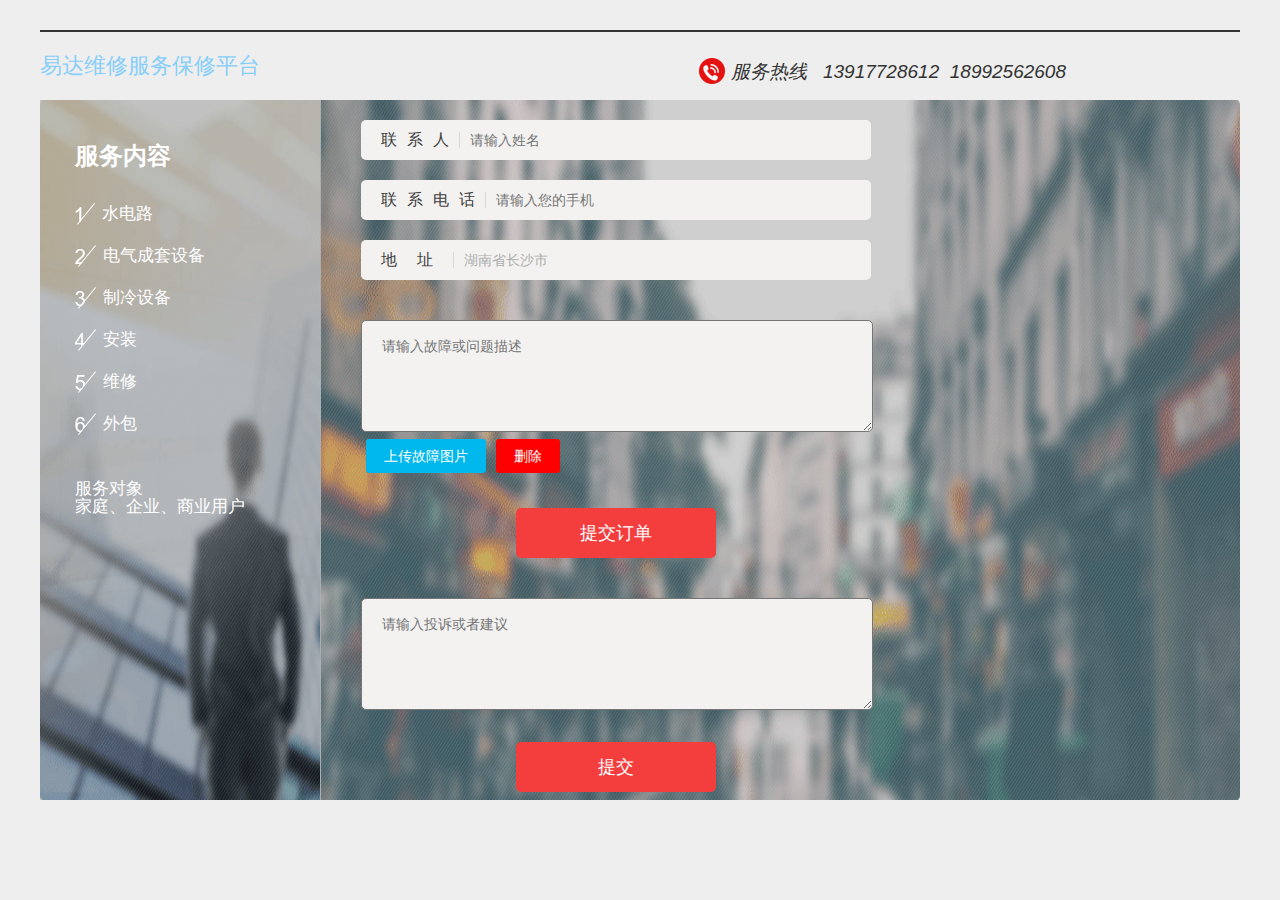
<file: biaodan/index.html>
﻿<!doctype html>
<html>
<head>
<meta charset="utf-8">
<title>易达维修服务保修平台</title>

<link href="css/reset.css" rel="stylesheet" type="text/css">

<link href="css/style.css" rel="stylesheet" type="text/css">

<script src="js/jquery-1.8.2.min.js" type="text/javascript"></script>
    <link rel="stylesheet" type="text/css" href="css/index.css">

</head>
<body>

<div class="clear"></div>
<!-- 我要咨询 -->
<div class="wantConsult">
  <div class="wrap_mar">
    <div class="zxTitle clear">
      <p class="fl1 p1" style="color: #87CEFA">易达维修服务保修平台</p>
      <p class="fr1 p2"><i class="i14 fl1"><img src="images/zxphone.png" alt=""></i><span class="fl1">服务热线  &nbsp;&nbsp;13917728612&nbsp;&nbsp;18992562608</span><i class="fl1 i15"><img src="images/shuzi.png" alt=""></i></p>
    </div>
    <div class="wantConsult_btm clear">
      <div class="wantConsult_btm_left fl1">
        <p class="sixPage">服务内容</p>
        <ul>
          <li class="clear"><i class="fl1 i16"></i><span class="fl1">水电路</span><font class="fl1"></font></li>
          <li class="clear"><i class="fl1 i17"></i><span class="fl1">电气成套设备</span><font class="fl1"></font></li>
          <li class="clear"><i class="fl1 i18"></i><span class="fl1">制冷设备</span></li>
          <li class="clear"><i class="fl1 i19"></i><span class="fl1">安装</span></li>
          <li class="clear"><i class="fl1 i20"></i><span class="fl1">维修</span></li>
          <li class="clear"><i class="fl1 i21"></i><span class="fl1">外包</span></li>
        </ul>
        <p class="chanQuan" style="font-size:17px;">服务对象<br>
          家庭、企业、商业用户</p>
      </div>
       
      <div class="wantConsult_btm_right fr1">


        <span action="" class="form fl1">

          <p class="input_p clear"> <span class="span1 fl1" style="letter-spacing:10px;">联系人</span>
            <input type="text" maxlength="5" id ="bd_name" name="sname"  placeholder="请输入姓名" class="txt" ></p>
          <p class="input_p clear"> <span class="span1 fl1" style="letter-spacing:10px;">联系电话</span>
            <input type="text"  name="mobile" id="mobile" maxlength="11" placeholder="请输入您的手机"  class="txt">
          </p>
            <p class="input_p clear"> <span class="span1 fl1" style="letter-spacing:20px;">地址</span>
                <input type="text"  name="mobile" id="address" maxlength="100" value="湖南省长沙市" class="txt">
            </p>



          <div class="btn-control">


              <textarea name="content" id="areaCont" cols="30" rows="10" placeholder="请输入故障或问题描述"></textarea>
              <button class="simp-bt open-input" onClick="up_files($(this))">上传故障图片</button>

              <button class="simp-bt del-input" onClick="del_files($(this))">删除</button>
              <div class="clear"></div>
          </div>



                <input type="hidden" value="" id="imgurl"/>

                <!--<button class="simp-bt do_upload" onClick="onsubmit()">提交~</button>-->




          <!--<p class="input_p clear"> <span class="span1 fl1">验证码</span>-->
            <!--<input type="text" id="message_code" maxlength="4" value="请输入验证码" class="txt">-->
            <!--<input class="span2 fr1" type="button" id="butn" value="获取验证码" onClick="send_code_for_message_new($(this))">-->
          <!--</p>-->
          <p class="sub_ziXun">
            <input  class="btn" type="button" value="提交订单" id="but_sub">
          </p>
            <textarea name="content" id="jycontent" cols="30" rows="10" placeholder="请输入投诉或者建议"></textarea>
            <p class="sub_ziXun">
                <input  class="btn" type="button" value="提交" id="but_jy">
            </p>
        </span>


        <!--<div class="select_yixiang fr1">-->
          <!--<p class="jiao"></p>-->
          <!--<p class="ninTitle"> <em>[收费标准]</em></p>-->
          <!--<ul>-->
            <!--<li><a href="javascript:void(0)" title="项目很好，请尽快联系我详谈。">项目很好，请尽快联系我详谈。</a></li>-->
            <!--<li><a href="javascript:void(0)" title="请问我所在的地区有加盟商了吗？">请问我所在的地区有加盟商了吗？</a></li>-->
            <!--<li><a href="javascript:void(0)" title="留下邮箱，请将详细资料邮件给我。">留下邮箱，请将详细资料邮件给我。</a></li>-->
            <!--<li><a href="javascript:void(0)" title="想了解的加盟流程，请与我联系！">想了解的加盟流程，请与我联系！</a></li>-->
            <!--<li><a href="javascript:void(0)" title="做为的代理加盟商能得到哪些支持？">做为的代理加盟商能得到哪些支持？</a></li>-->
            <!--<li><a href="javascript:void(0)" title="请问投资所需要的费用有哪些？">请问投资所需要的费用有哪些？</a></li>-->
            <!--<li><a href="javascript:void(0)" title="我想加盟，请电话联系我。">我想加盟，请电话联系我。</a></li>-->
            <!--<li><a href="javascript:void(0)" title="加盟，有什么优惠？">加盟，有什么优惠？</a></li>-->
          <!--</ul>-->
        <!--</div>-->
      </div>
    </div>
  </div>
</div>


<script type="text/javascript" src="js/jquery.min.js"></script>
<script type="text/javascript" src="js/fileInput.js"></script>

<script type="text/javascript" src="js/test.js"></script>
<script type="text/javascript">
		 $(".select_yixiang ul li a").each(function(){
		 	$(this).click(function(){
		 		var text=$(this).text();
		 		$("#areaCont").val(text)
		 	})
		 })


</script>
<!-- 我要咨询 E--> 
 
</body>
</html>
</file>
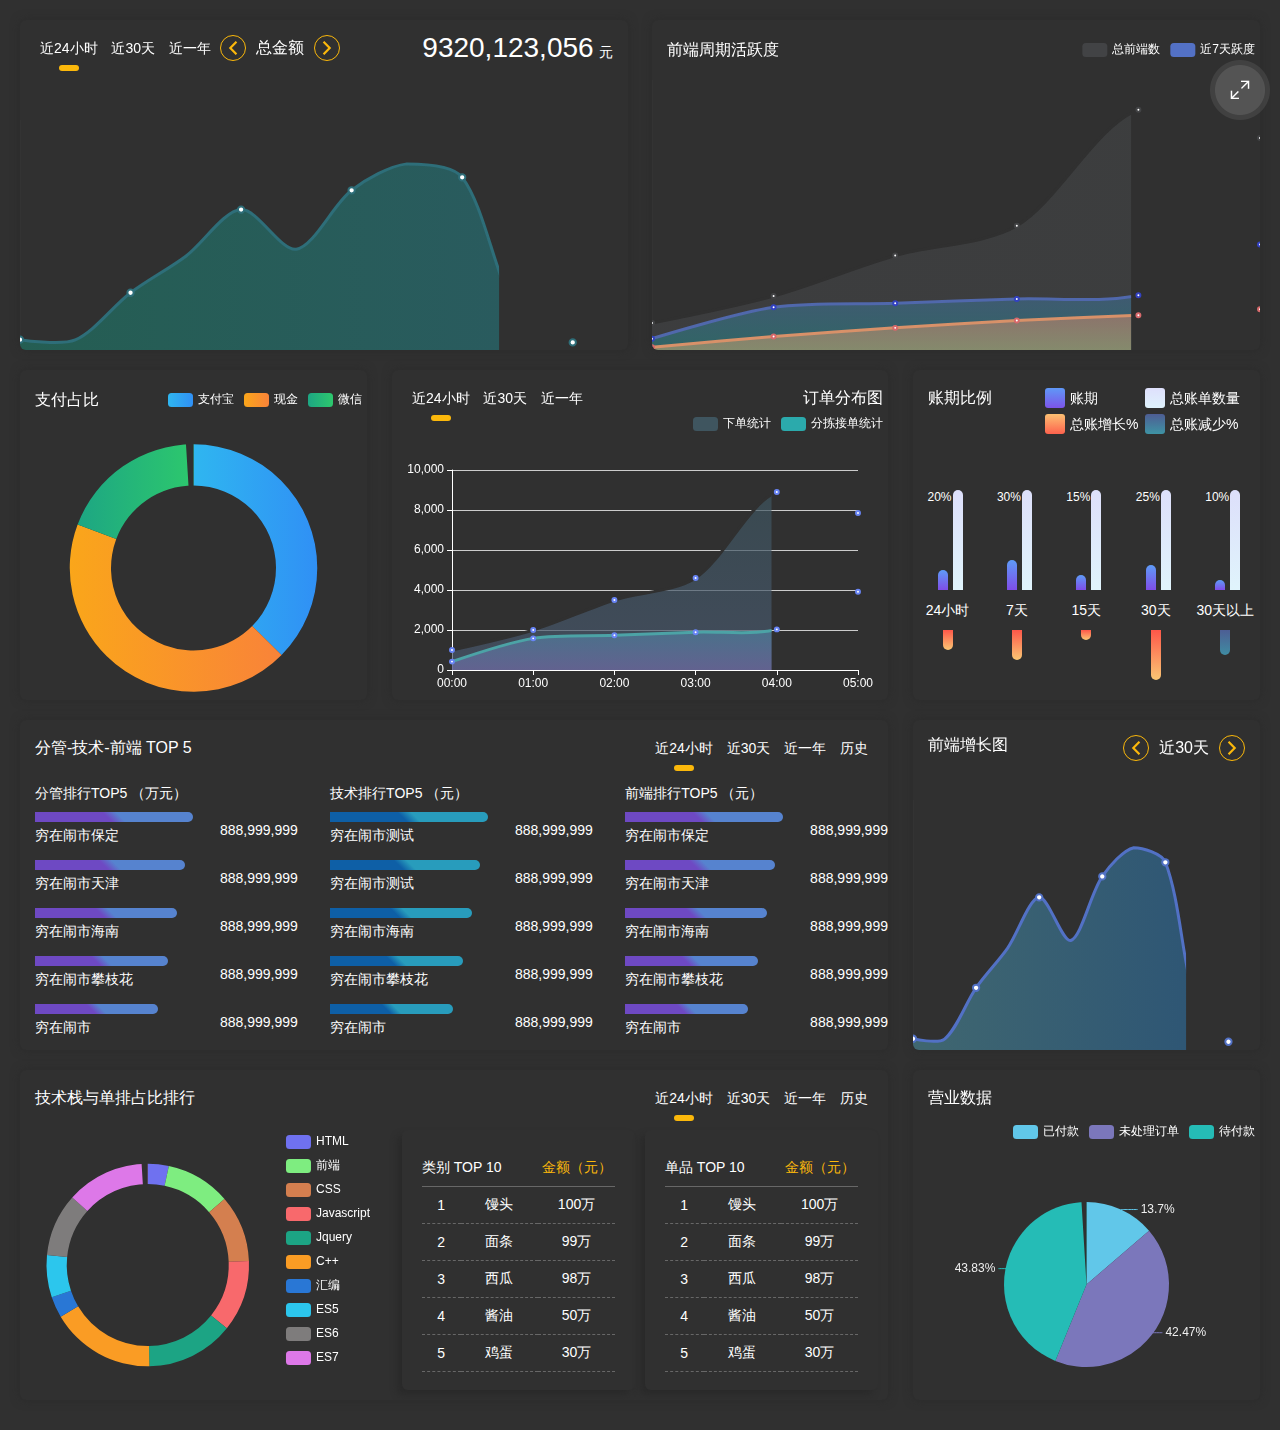
<file: biaodan/admin/tgls/index.html>
<!DOCTYPE html>
<html>

	<head>
		<meta charset="UTF-8">
		<meta http-equiv="X-UA-Compatible" content="IE=edge,Chrome=1">
		<!-- Google Chrome Frame也可以让IE用上Chrome的引擎: -->
		<meta name="renderer" content="webkit">
		<!--国产浏览器高速模式-->
		<meta name="viewport" content="width=device-width, initial-scale=1">
		<meta name="author" content="穷在闹市" />
		<!-- 作者 -->
		<meta name="revised" content="穷在闹市.v3, 2019/05/01" />
		<!-- 定义页面的最新版本 -->
		<meta name="description" content="网站简介" />
		<!-- 网站简介 -->
		<meta name="keywords" content="搜索关键字，以半角英文逗号隔开" />
		<title>穷在闹市出品</title>

		<!-- 公共样式 开始 -->
		<link rel="stylesheet" type="text/css" href="../css/base.css">
		<link rel="stylesheet" type="text/css" href="../fonts/iconfont.css">
		<script type="text/javascript" src="../framework/jquery-1.11.3.min.js"></script>
		<link rel="stylesheet" type="text/css" href="../layui/css/layui.css">
		<script type="text/javascript" src="../layui/layui.js" ></script>
		<script src="../framework/cframe.js"></script><!-- 仅供所有子页面使用 -->
		<!-- 公共样式 结束 -->
		
		<!--报表-->
		<script type="text/javascript" src="../framework/echarts.min.js"></script>
		<link rel="stylesheet" type="text/css" href="../css/backHome.css">
		<!--[if lte IE 9]>
	      	<script src="../framework/html5shiv.min.js"></script>
	      	<script src="../framework/respond.min.js"></script>
		<![endif]-->
		<script type="text/javascript" src="../js/backHome.js" ></script>
	</head>

	<body>
		<div class="cBody" ondragover="fullScreenAllowDrop(event)" ondrop="fullScreenDrop(event, this)">
			<div class="cBody_padding">
				<div class="row">
					<div class="custom_6 totalAmount">
						<div class="type">
							<span onclick="totalAmountDataRefresh()">近24小时<font class="active"></font></span>
							<span onclick="totalAmountDataRefresh()">近30天<font></font></span>
							<span onclick="totalAmountDataRefresh()">近一年<font></font></span>
						</div>
						<div class="title">
							<i class="iconfont icon-dajiantouzuo" onclick="totalAmountDataRefresh()"></i>
							<font>总金额</font>
							<i class="iconfont icon-dajiantouyou" onclick="totalAmountDataRefresh()"></i>
						</div>
						<span class="money"><font>9320,123,056</font>元</span>
						<div id="totalAmount" style="width: 100%; height:100%;"></div>
					</div>
					<div class="custom_6 no_mr weekActive">
						<div class="title">前端周期活跃度</div>
						<div id="weekActive" style="width: 100%; height:100%;"></div>
					</div>
				</div>
				<div class="row m_t">
					<div class="custom_3-5 payRatio">
						<div class="title">支付占比</div>
						<div id="payRatio" style="width: 100%; height:100%;"></div>
					</div>
					<div class="custom_5 orderMap">
						<div class="type">
							<span onclick="orderMapDataRefresh()">近24小时<font class="active"></font></span>
							<span onclick="orderMapDataRefresh()">近30天<font></font></span>
							<span onclick="orderMapDataRefresh()">近一年<font></font></span>
						</div>
						<div class="title">订单分布图</div>
						<div id="orderMap" style="width: 100%; height:100%;"></div>
					</div>
					<div class="custom_3-5 no_mr accountRatio">
						<div class="title">账期比例</div>
						<div class="type">
							<div><span class="color1"></span><font>账期</font></div>
							<div><span class="color2"></span><font>总账单数量</font></div>
							<div><span class="color3"></span><font>总账增长%</font></div>
							<div><span class="color4"></span><font>总账减少%</font></div>
						</div>
						<div id="accountRatio" style="width: 100%; height:100%;">
							<div class="top">
								<span>
									<div class="num">20%</div>
									<div class="now" style="height: 20px;"></div>
									<div class="total"></div>
								</span>
								<span>
									<div class="num">30%</div>
									<div class="now" style="height: 30px;"></div>
									<div class="total"></div>
								</span>
								<span>
									<div class="num">15%</div>
									<div class="now" style="height: 15px;"></div>
									<div class="total"></div>
								</span>
								<span>
									<div class="num">25%</div>
									<div class="now" style="height: 25px;"></div>
									<div class="total"></div>
								</span>
								<span>
									<div class="num">10%</div>
									<div class="now" style="height: 10px;"></div>
									<div class="total"></div>
								</span>
							</div>
							<div class="time">
								<span>24小时</span>
								<span>7天</span>
								<span>15天</span>
								<span>30天</span>
								<span>30天以上</span>
							</div>
							<div class="bottom">
								<span>
									<div class="now just" style="height: 20px;"></div>
								</span>
								<span>
									<div class="now just" style="height: 30px;"></div>
								</span>
								<span>
									<div class="now just" style="height: 10px;"></div>
								</span>
								<span>
									<div class="now just" style="height: 50px;"></div>
								</span>
								<span>
									<div class="now negative" style="height: 25px;"></div>
								</span>
							</div>
						</div>
					</div>
				</div>
				<div class="row m_t">
					<div class="custom_8-5 dls_fjzx_sh_TOP5">
						<div class="title">分管-技术-前端 TOP 5</div>
						<div class="type">
							<span onclick="dls_fjzx_sh_TOP5DataRefresh()">近24小时<font class="active"></font></span>
							<span onclick="dls_fjzx_sh_TOP5DataRefresh()">近30天<font></font></span>
							<span onclick="dls_fjzx_sh_TOP5DataRefresh()">近一年<font></font></span>
							<span onclick="dls_fjzx_sh_TOP5DataRefresh()">历史<font></font></span>
						</div>
						<div id="dls_fjzx_sh_TOP5" style="width: 100%; height:100%;">
							<div class="smallCustom_4">
								<div class="t">分管排行TOP5 （万元）</div>
								<div class="con">
									<div class="box">
										<div class="left">
											<div class="now" style="width: 100%;"></div>
											<div class="text">穷在闹市保定</div>
										</div>
										<div class="right">888,999,999</div>
									</div>
									<div class="box">
										<div class="left">
											<div class="now" style="width: 95%;"></div>
											<div class="text">穷在闹市天津</div>
										</div>
										<div class="right">888,999,999</div>
									</div>
									<div class="box">
										<div class="left">
											<div class="now" style="width: 90%;"></div>
											<div class="text">穷在闹市海南</div>
										</div>
										<div class="right">888,999,999</div>
									</div>
									<div class="box">
										<div class="left">
											<div class="now" style="width: 84%;"></div>
											<div class="text">穷在闹市攀枝花</div>
										</div>
										<div class="right">888,999,999</div>
									</div>
									<div class="box">
										<div class="left">
											<div class="now" style="width: 78%;"></div>
											<div class="text">穷在闹市</div>
										</div>
										<div class="right">888,999,999</div>
									</div>
								</div>
							</div>
							<div class="smallCustom_4 middColor">
								<div class="t">技术排行TOP5 （元）</div>
								<div class="con">
									<div class="box">
										<div class="left">
											<div class="now" style="width: 100%;"></div>
											<div class="text">穷在闹市测试</div>
										</div>
										<div class="right">888,999,999</div>
									</div>
									<div class="box">
										<div class="left">
											<div class="now" style="width: 95%;"></div>
											<div class="text">穷在闹市测试</div>
										</div>
										<div class="right">888,999,999</div>
									</div>
									<div class="box">
										<div class="left">
											<div class="now" style="width: 90%;"></div>
											<div class="text">穷在闹市海南</div>
										</div>
										<div class="right">888,999,999</div>
									</div>
									<div class="box">
										<div class="left">
											<div class="now" style="width: 84%;"></div>
											<div class="text">穷在闹市攀枝花</div>
										</div>
										<div class="right">888,999,999</div>
									</div>
									<div class="box">
										<div class="left">
											<div class="now" style="width: 78%;"></div>
											<div class="text">穷在闹市</div>
										</div>
										<div class="right">888,999,999</div>
									</div>
								</div>
							</div>
							<div class="smallCustom_4 no_mr">
								<div class="t">前端排行TOP5 （元）</div>
								<div class="con">
									<div class="box">
										<div class="left">
											<div class="now" style="width: 100%;"></div>
											<div class="text">穷在闹市保定</div>
										</div>
										<div class="right">888,999,999</div>
									</div>
									<div class="box">
										<div class="left">
											<div class="now" style="width: 95%;"></div>
											<div class="text">穷在闹市天津</div>
										</div>
										<div class="right">888,999,999</div>
									</div>
									<div class="box">
										<div class="left">
											<div class="now" style="width: 90%;"></div>
											<div class="text">穷在闹市海南</div>
										</div>
										<div class="right">888,999,999</div>
									</div>
									<div class="box">
										<div class="left">
											<div class="now" style="width: 84%;"></div>
											<div class="text">穷在闹市攀枝花</div>
										</div>
										<div class="right">888,999,999</div>
									</div>
									<div class="box">
										<div class="left">
											<div class="now" style="width: 78%;"></div>
											<div class="text">穷在闹市</div>
										</div>
										<div class="right">888,999,999</div>
									</div>
								</div>
							</div>
						</div>
					</div>
					<div class="custom_3-5 no_mr merchantGraph">
						<div class="title">前端增长图</div>
						<div class="type">
							<i class="iconfont icon-dajiantouzuo" onclick="merchantGraphDataRefresh()"></i>
							<font>近30天</font>
							<i class="iconfont icon-dajiantouyou" onclick="merchantGraphDataRefresh()"></i>
						</div>
						<div id="merchantGraph" style="width: 100%; height:100%;"></div>
					</div>
				</div>
				<div class="row m_t">
					<div class="custom_8-5 categorySingle">
						<div class="title">技术栈与单排占比排行</div>
						<div class="type">
							<span onclick="categorySingleDataRefresh()">近24小时<font class="active"></font></span>
							<span onclick="categorySingleDataRefresh()">近30天<font></font></span>
							<span onclick="categorySingleDataRefresh()">近一年<font></font></span>
							<span onclick="categorySingleDataRefresh()">历史<font></font></span>
						</div>
						<div class="con">
							<div id="categorySingle"></div>
							<div class="top no_mr">
								<div class="smallCustom_5">
									<table>
										<tr>
											<th colspan="2" class="tableTitle">类别 TOP 10</th>
											<th class="tablePrice">金额（元）</th>
										</tr>
										<tr>
											<td width="20%">1</td>
											<td width="40%">馒头</td>
											<td width="40%">100万</td>
										</tr>
										<tr>
											<td>2</td>
											<td>面条</td>
											<td>99万</td>
										</tr>
										<tr>
											<td>3</td>
											<td>西瓜</td>
											<td>98万</td>
										</tr>
										<tr>
											<td>4</td>
											<td>酱油</td>
											<td>50万</td>
										</tr>
										<tr>
											<td>5</td>
											<td>鸡蛋</td>
											<td>30万</td>
										</tr>
									</table>
								</div>
								<div class="smallCustom_5">
									<table>
										<tr>
											<th colspan="2" class="tableTitle">单品 TOP 10</th>
											<th class="tablePrice">金额（元）</th>
										</tr>
										<tr>
											<td width="20%">1</td>
											<td width="40%">馒头</td>
											<td width="40%">100万</td>
										</tr>
										<tr>
											<td>2</td>
											<td>面条</td>
											<td>99万</td>
										</tr>
										<tr>
											<td>3</td>
											<td>西瓜</td>
											<td>98万</td>
										</tr>
										<tr>
											<td>4</td>
											<td>酱油</td>
											<td>50万</td>
										</tr>
										<tr>
											<td>5</td>
											<td>鸡蛋</td>
											<td>30万</td>
										</tr>
									</table>
								</div>
							</div>
						</div>
					</div>
					<div class="custom_3-5 no_mr businessData">
						<div class="title">营业数据</div>
						<div id="businessData" style="width: 100%; height:100%;"></div>
					</div>
				</div>
				<div class="h_10"></div>
			</div>
			
			<!-- 全屏按钮 - 开始 -->
			<i class="iconfont icon-quanping fullScreenBut" onclick="fullScreenClick()" draggable="true" ondragstart="fullScreenDrag(event)"></i>
			<!-- 全屏按钮 - 结束 -->
		</div>
		
		<script>
			$(function(){
				//总金额
				var totalAmount = [{"2017-09":225},{"2017-10":219},{"2017-11":1244},{"2017-12":2039},{"2018-01":3053},{"2018-02":2190},{"2018-03":3472},{"2018-04":4046},{"2018-05":3754},{"2018-06":831},{"2018-07":165},{"2018-08":8}];
				//前端周期活跃度
				var weekActive = [
					[{"00:00":1000},{"01:00":2000},{"02:00":3500},{"03:00":4600},{"04:00":8900},{"05:00":7850}],
					[{"00:00":420},{"01:00":1582},{"02:00":1734},{"03:00":1890},{"04:00":2030},{"05:00":3910}],
					[{"00:00":100},{"01:00":500},{"02:00":820},{"03:00":1090},{"04:00":1290},{"05:00":1510}]
				];
				//支付占比
				var payRatio = [{"支付宝":4500611},{"现金":5212168},{"微信":2321343}];
				//订单分布图
				var orderMap = [
					[{"00:00":1000},{"01:00":2000},{"02:00":3500},{"03:00":4600},{"04:00":8900},{"05:00":7850}],
					[{"00:00":420},{"01:00":1582},{"02:00":1734},{"03:00":1890},{"04:00":2030},{"05:00":3910}]
				];
				//前端增长图
				var merchantGraph = [{"2017-09":225},{"2017-10":219},{"2017-11":1244},{"2017-12":2039},{"2018-01":3053},{"2018-02":2190},{"2018-03":3472},{"2018-04":4046},{"2018-05":3754},{"2018-06":831},{"2018-07":165},{"2018-08":8}];
				//技术栈与单排占比排行
				var categorySingle = [{"HTML":1000},{"前端":3100},{"CSS":3200},{"Javascript":3400},{"Jquery":4200},{"C++":5010},{"汇编":1010},{"ES5":2010},{"ES6":3010},{"ES7":4010}];
				//营业数据
				var business = [{"已付款":1000, "订单数":1000},{"未处理订单":3100, "订单数":2370},{"待付款":3200, "订单数":3640}]
				
				init(totalAmount, weekActive, payRatio, orderMap, merchantGraph, categorySingle, business);
			})
			//总金额 - 数据刷新
			function totalAmountDataRefresh(){
				
				var data = [[{"2018-01":3053},{"2018-02":2190},{"2018-03":3472},{"2018-04":4046},{"2018-05":3754},{"2018-06":831},{"2018-07":165},{"2018-08":165},{"2018-09":225},{"2018-10":219},{"2018-11":1244},{"2018-12":2039}]];
				
				COMPANY_VALUE = "单";
				SPECIFICATION_TAG = "日";
				dataRefresh(totalAmountChart, data);
			}
			//订单分布图 - 数据刷新
			function orderMapDataRefresh(){
				
				var data = [
					[{"7月15日":2000},{"7月16日":2200},{"7月17日":3500},{"7月18日":4600},{"7月19日":8900},{"7月20日":7850}],
					[{"7月15日":40},{"7月16日":582},{"7月17日":1691},{"7月18日":1734},{"7月19日":1890},{"7月20日":3910}]
				];
				
				dataRefresh(orderMapChart, data);
			}
			//前端增长图 - 数据刷新
			function merchantGraphDataRefresh(){
				
				var data = [[{"7月25日":10000},{"7月26日":31000},{"7月27日":30200},{"7月28日":34000},{"7月29日":40200},{"7月30日":50010}]];
				
				dataRefresh(merchantGraphChart, data);
			}
			//分管-技术-前端 TOP 5 - 数据刷新
			function dls_fjzx_sh_TOP5DataRefresh(){
				console.log("数据更新");
			}
			//技术栈与单排占比排行 - 数据刷新
			function categorySingleDataRefresh(){
				
				var data = [[{"HTML":1000},{"前端":3100},{"CSS":3200},{"Javascript":3400},{"Jquery":4200},{"C++":5010},{"汇编":1010}]];
				
				dataRefresh(categorySingleChart, data);
				
				//下面是刷新top排行列表的执行代码
				//....
			}
			//技术栈与单排占比排行 - 点击事件
			function categorySingleClick(obj){
				//点击事件的执行代码
				//....
				console.log("技术栈与单排占比排行 - 点击事件"+obj.name);
			}
		</script>
	</body>
</html>
</file>
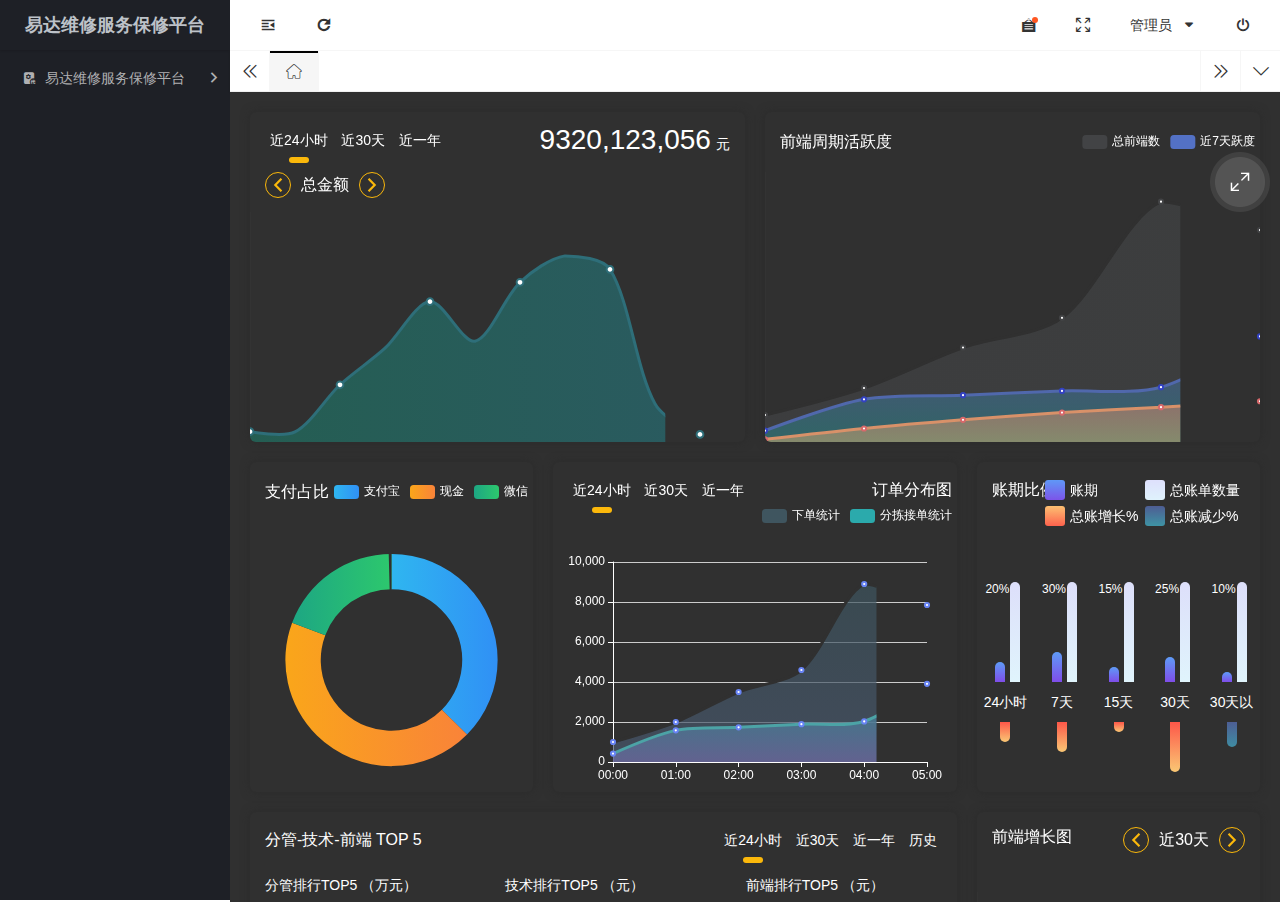
<file: biaodan/admin/frame.html>
<!DOCTYPE html>
<html>

	<head>
		<meta charset="UTF-8">
		<meta http-equiv="X-UA-Compatible" content="IE=edge,Chrome=1">
		<!-- Google Chrome Frame也可以让IE用上Chrome的引擎: -->
		<meta name="renderer" content="webkit">
		<!--国产浏览器高速模式-->
		<meta name="viewport" content="width=device-width, initial-scale=1">
		<meta name="author" content="易达维修服务保修平台" />
		<!-- 作者 -->
		<meta name="revised" content="易达维修服务保修平台.v3, 2019/05/01" />
		<!-- 定义页面的最新版本 -->
		<meta name="description" content="网站简介" />
		<!-- 网站简介 -->
		<meta name="keywords" content="搜索关键字，以半角英文逗号隔开" />
		<title>易达维修服务保修平台</title>

		<!-- 公共样式 开始 -->
		<link rel="shortcut icon" href="images/favicon.ico"/>
		<link rel="bookmark" href="images/favicon.ico"/>
		<link rel="stylesheet" type="text/css" href="css/base.css">
		<link rel="stylesheet" type="text/css" href="fonts/iconfont.css">
		<script type="text/javascript" src="framework/jquery-1.11.3.min.js" ></script>
		<script type="text/javascript" src="js/base.js"></script>
		<link rel="stylesheet" type="text/css" href="layui/css/layui.css">
	    <!--[if lt IE 9]>
	      	<script src="framework/html5shiv.min.js"></script>
	      	<script src="framework/respond.min.js"></script>
	    <![endif]-->
		<script type="text/javascript" src="layui/layui.js"></script>
		<script src="framework/cframe.js"></script><!-- 仅供所有子页面使用 -->
		<!-- 公共样式 结束 -->
		
		<link rel="stylesheet" type="text/css" href="css/frameStyle.css">
		<script type="text/javascript" src="framework/frame.js" ></script>
		
	</head>

	<body>
		<!-- 左侧菜单 - 开始 -->
		<div class="frameMenu">
		    <div class="logo">
		        <img src="images/logo.png"/>
		        <div class="logoText">
		            <h1>易达维修服务保修平台</h1>
		        </div>
		    </div>
		    <div class="menu">
		    	<div class="hoverBox"></div>
		        <ul>
		        	<li>
		                <a class="menuFA" href="javascript:void(0)"><i class="iconfont icon-liuliangyunpingtaitubiao03 left" onmouseenter="getLeftTips(this, '订单查询')" onmouseleave="layer.closeAll('tips')"></i><font>易达维修服务保修平台</font><i class="iconfont icon-dajiantouyou right"></i></a>
		                <dl>
		                	<dt><a href="javascript:void(0)" onclick="menuCAClick('tgls/agent/agent_list.html',this, 'page10023')">订单列表</a></dt>
                            <dt><a href="javascript:void(0)" onclick="menuCAClick('tgls/agent/agent_ts_list.html',this, 'page10024')">投诉与建议列表</a></dt>
		                </dl>
		            </li>

		        </ul>
		    </div>
		</div>
		<!-- 左侧菜单 - 结束 -->
		
		<div class="main">
			<!-- 头部栏 - 开始 -->
			<div class="frameTop">
				<div class="shrinkBut">
		    		<div class="hoverBox"></div>
					<ul>
						<li><a href="javascript:void(0)" onclick="menuShrink(this)" onmouseenter="getTips(this, '收缩菜单')" onmouseleave="layer.closeAll('tips')"><i class="iconfont icon-caidan-shousuo"></i></a></li>
						<li><a href="javascript:void(0)" onclick="frameRefresh()" onmouseenter="getTips(this, '刷新')" onmouseleave="layer.closeAll('tips')"><i class="iconfont icon-htmal5icon23"></i></a></li>
					</ul>
				</div>
				<div class="topMenu">
		    		<div class="hoverBox"></div>
					<ul>
						<li><a href="javascript:void(0)" onclick="menuCAClick('tgls/modify_password.html',this, 'pageNotice', '通知公告')" onmouseenter="getTips(this, '通知公告')" onmouseleave="layer.closeAll('tips')"><i class="iconfont icon-tongzhigonggao1"></i><span class="news"></span></a></li>
						<li><a href="javascript:void(0)" id="fullScreenBut" onclick="fullScreen('fullScreenBut')" onmouseenter="getTips(this, '全屏')" onmouseleave="layer.closeAll('tips')"><i class="iconfont icon-full-screen"></i></a></li>
						<li>
							<a href="javascript:void(0)"><font>管理员</font><i class="iconfont icon-up-copy"></i></a>
							<dl>
			                	<dt><a href="javascript:void(0)" onclick="menuCAClick('tgls/modify_password.html',this, 'pageUserInfo')">基本资料</a></dt>
			                	<dt><a href="javascript:void(0)" onclick="menuCAClick('tgls/modify_password.html',this, 'pageModifyPassword')">修改密码</a></dt>
			                </dl>
						</li>
						<li><a href="login.html" onmouseenter="getTips(this, '退出系统')" onmouseleave="layer.closeAll('tips')"><i class="iconfont icon-084tuichu"></i></a></li>
					</ul>
				</div>
			</div>
			<!-- 头部栏 - 结束 -->
			
			<!-- 核心区域 - 开始 -->
			<div class="frameMain">
				<div class="title" id="frameMainTitle">
					<i class="iconfont icon-shuangzuojiantou- leftbut" onclick="pageShow('l')"></i>
					<div class="mainPageBox">
						<div class="mainPage">
							<span class="active" onclick="pageSwitch(this)">
			    				<div class="hoverBox"></div>
								<i class="iconfont icon-shouye"></i>
							</span>
						</div>
					</div>
					<i class="iconfont icon-shuangyoujiantou- rightbut" onclick="pageShow('r')"></i>
					<i class="iconfont icon-iconfontarrows1 rightbut pageAllBut">
						<dl>
		                	<dt><a href="javascript:void(0)" onclick="nowpageClose()">关闭当前标签页</a></dt>
		                	<dt><a href="javascript:void(0)" onclick="otherpageClose()">关闭其它标签页</a></dt>
		                	<dt><a href="javascript:void(0)" onclick="allpageClose()">关闭全部标签页</a></dt>
		                </dl>
					</i>
				</div>
				<div class="con">
					<div class="mainPageCon">
						<iframe class="mainIframe" src="tgls/index.html" scrolling="yes"></iframe>
					</div>
				</div>
			</div>
			<!-- 核心区域 - 结束 -->
		</div>
	</body>

</html>
</file>
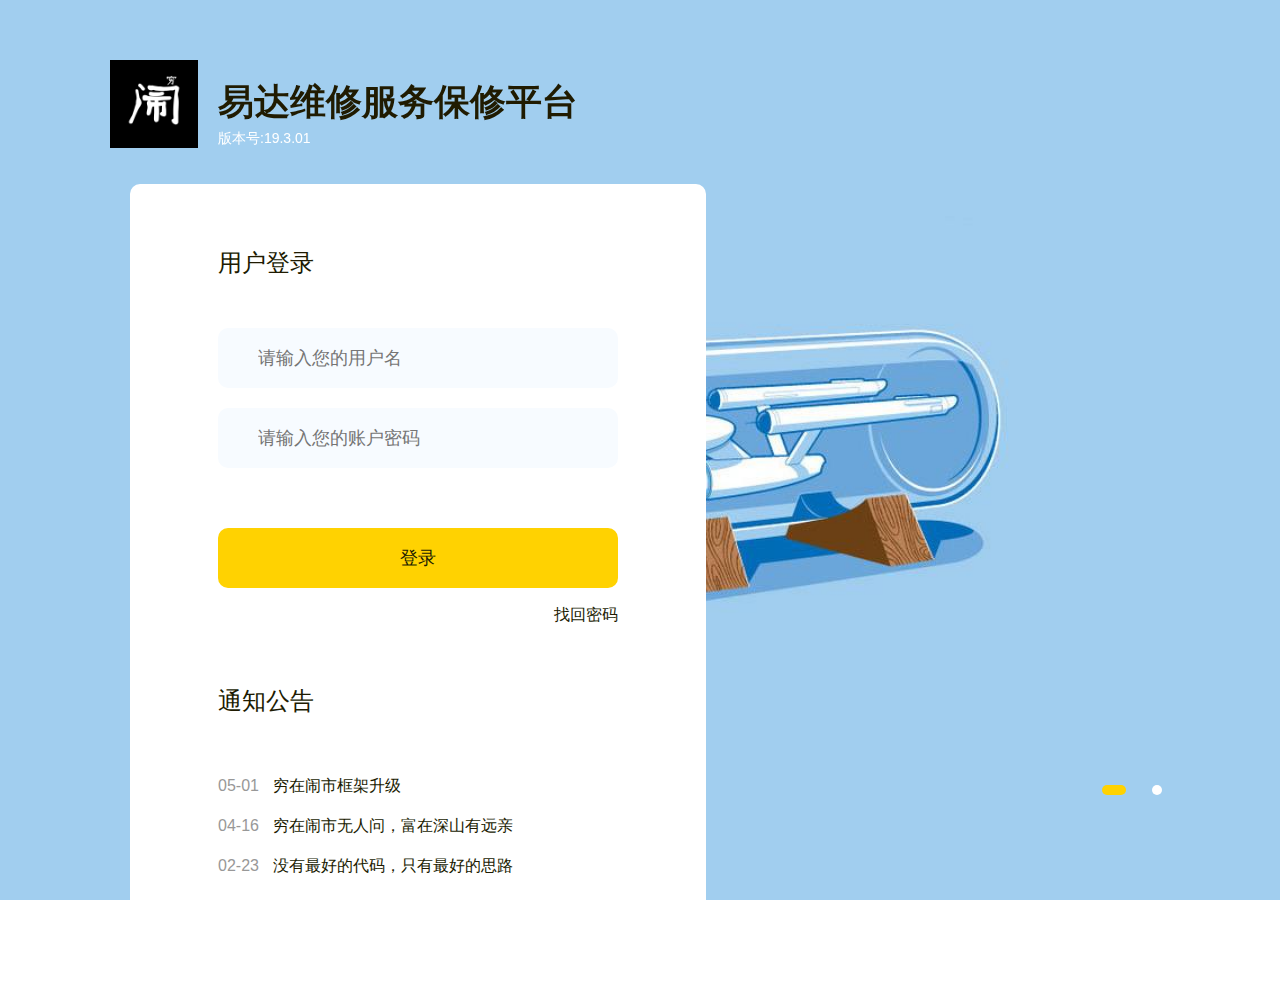
<file: biaodan/admin/login.html>
<!DOCTYPE html>
<html>

	<head>
		<meta charset="UTF-8">
		<meta http-equiv="X-UA-Compatible" content="IE=edge,Chrome=1">
		<!-- Google Chrome Frame也可以让IE用上Chrome的引擎: -->
		<meta name="renderer" content="webkit">
		<!--国产浏览器高速模式-->
		<meta name="viewport" content="width=device-width, initial-scale=1">
		<meta name="author" content="易达维修服务保修平台" />
		<!-- 作者 -->
		<meta name="revised" content="易达维修服务保修平台.v3, 2019/05/01" />
		<!-- 定义页面的最新版本 -->
		<meta name="description" content="网站简介" />
		<!-- 网站简介 -->
		<meta name="keywords" content="搜索关键字，以半角英文逗号隔开" />
		<title>易达维修服务保修平台</title>

		<!-- 公共样式 开始 -->
		<link rel="shortcut icon" href="images/favicon.ico"/>
		<link rel="bookmark" href="images/favicon.ico"/>
		<link rel="stylesheet" type="text/css" href="css/base.css">
		<link rel="stylesheet" type="text/css" href="fonts/iconfont.css">
		<script type="text/javascript" src="framework/jquery-1.11.3.min.js" ></script>
		<link rel="stylesheet" type="text/css" href="layui/css/layui.css">
	    <!--[if lt IE 9]>
	      	<script src="framework/html5shiv.min.js"></script>
	      	<script src="framework/respond.min.js"></script>
	    <![endif]-->
		<script type="text/javascript" src="layui/layui.js"></script>
		<script src="framework/cframe.js"></script><!-- 仅供所有子页面使用 -->
		<!-- 公共样式 结束 -->

		<link rel="stylesheet" type="text/css" href="css/login.css">
		<script type="text/javascript" src="js/login.js"></script>
	</head>

	<body>
		
		<!--主体 开始-->
		<div class="login_main">
			<!--轮播图 开始-->
			<div class="layui-carousel lbt" id="loginLbt">
				<div carousel-item>
					<div class="item" style="background: url(images/login_bg1.jpg) no-repeat; background-size: cover;"></div>
					<div class="item" style="background: url(images/login_bg2.jpg) no-repeat; background-size: cover;"></div>
				</div>
			</div>
			<!--轮播图 结束-->
			<div class="logo">
				<img src="images/login_logo.png" />
				<div>
					<h1>易达维修服务保修平台</h1>
					<p>版本号:19.3.01</p>
				</div>
			</div>
			<div class="form_tzgg">
				<div class="form">
					<form action="" method="post" class="layui-form">
						<div class="title">用户登录</div>
						<div class="con" onclick="getFocus(this)">
							<input type="text" name="userName" lay-verify="userName" placeholder="请输入您的用户名" autocomplete="off" class="layui-input">
						</div>
						<div class="con" onclick="getFocus(this)">
							<input type="password" name="passWord" required  lay-verify="passWord" placeholder="请输入您的账户密码" autocomplete="off" class="layui-input">
						</div>
						<div class="but">
							<button class="layui-btn" lay-submit lay-filter="submitBut">登录</button>
						</div>
						<div class="apply"><a href="#">找回密码</a></div>
					</form>
				</div>
				<script>
					layui.use('form', function() {
						var form = layui.form;
                        var adminame = '';
                        var password = '';
						form.verify({
				            userName: function(value, item){ //value：表单的值、item：表单的DOM对象
				                if(value == null || value == ""){
				                    return '请输入您的用户名！';
				                }
                                adminame = value;
				            },
				            passWord: function(value, item){ 
				                if(value == null || value == ""){
				                    return '请输入您的账户密码！';
				                }
                                password = value;
				            }
				        });
						//监听提交
						form.on('submit(submitBut)', function(data) {
                            $.ajax({
                                url:"/admin/logo.php",
                                data:{username:adminame,password:password},
                                type:"post",
                                dataType:"json",
                                success:function(data){
                                    layer.msg(data.Msg);
                                    if(data.Status == 200){
                                        location.href='/admin/frame.html';
                                    }
                                },
                                error:function(data){
                                    $.messager.alert('错误',data.msg);
                                }
                            });
							return false;
						});
					});
				</script>
				<div class="tzgg">
					<div class="title">通知公告</div>
					<div class="con">
						<ul>
							<li><span>05-01</span><a href="#" target="_blank">穷在闹市框架升级</a></li>
							<li><span>04-16</span><a href="#" target="_blank">穷在闹市无人问，富在深山有远亲</a></li>
							<li><span>02-23</span><a href="#" target="_blank">没有最好的代码，只有最好的思路</a></li>
						</ul>
					</div>
				</div>
			</div>
		</div>
		<!--主体 结束-->
	</body>

</html>
</file>
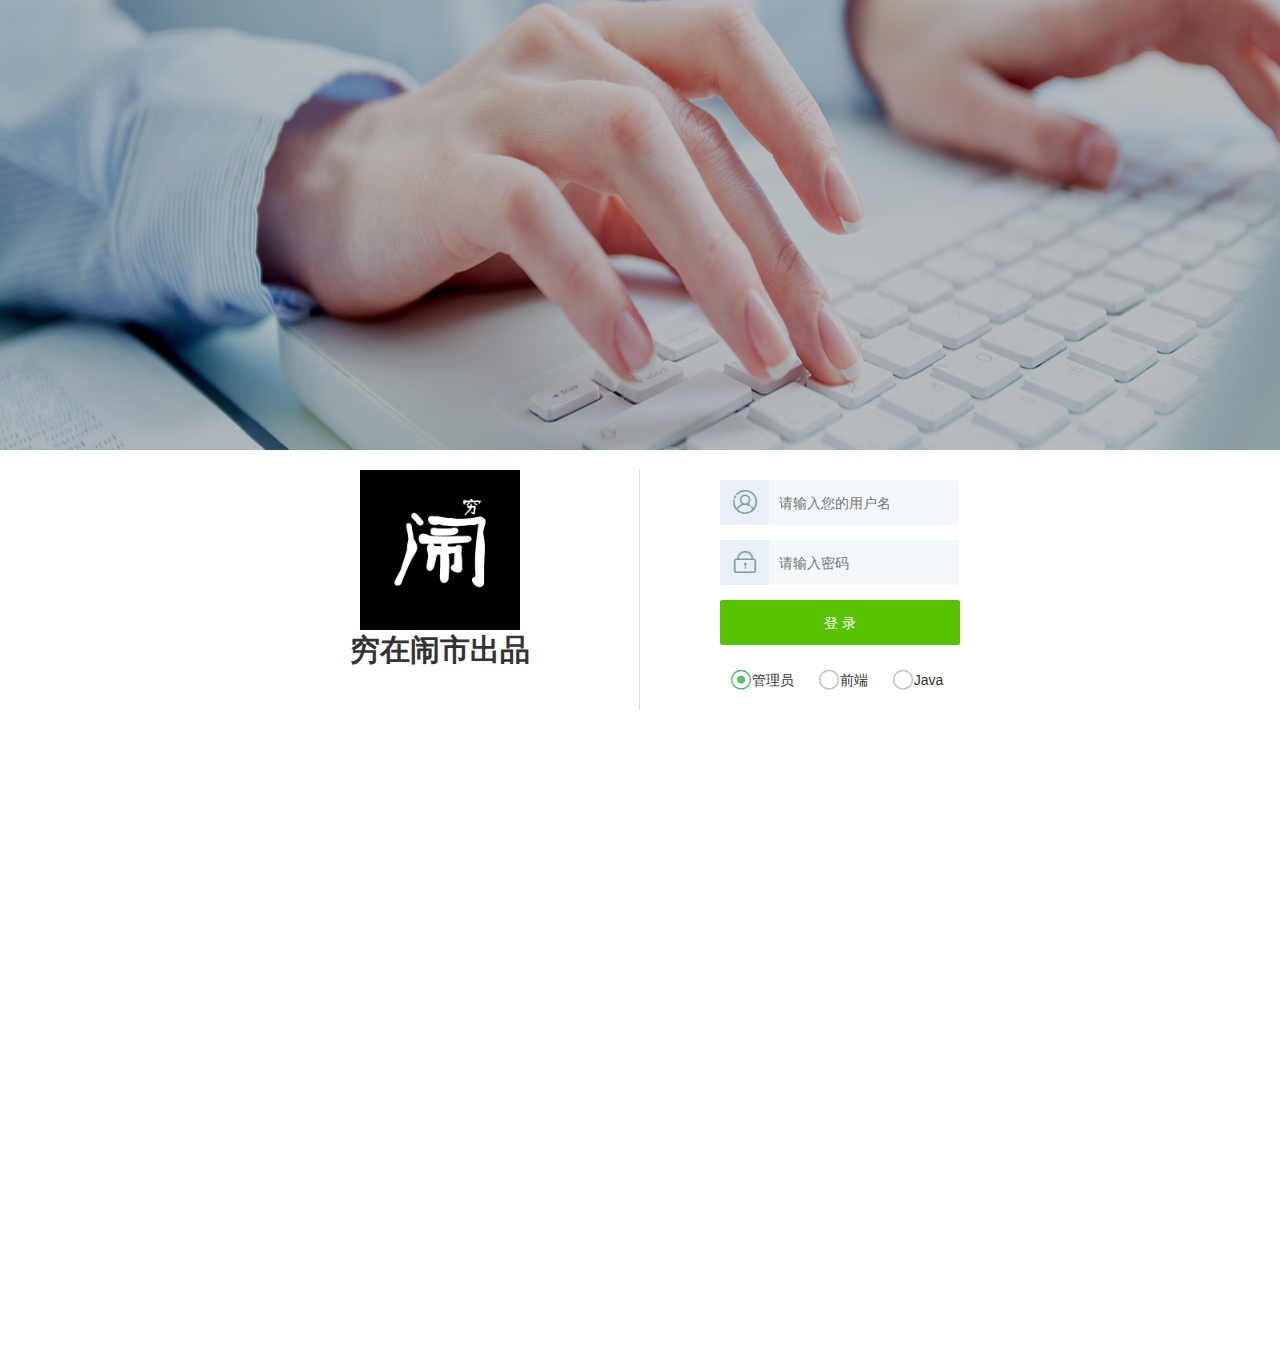
<file: biaodan/admin/login1.html>
<!DOCTYPE html>
<html>

	<head>
		<meta charset="UTF-8">
		<meta http-equiv="X-UA-Compatible" content="IE=edge,Chrome=1">
		<!-- Google Chrome Frame也可以让IE用上Chrome的引擎: -->
		<meta name="renderer" content="webkit">
		<!--国产浏览器高速模式-->
		<meta name="viewport" content="width=device-width, initial-scale=1">
		<meta name="author" content="穷在闹市" />
		<!-- 作者 -->
		<meta name="revised" content="穷在闹市.v3, 2019/05/01" />
		<!-- 定义页面的最新版本 -->
		<meta name="description" content="网站简介" />
		<!-- 网站简介 -->
		<meta name="keywords" content="搜索关键字，以半角英文逗号隔开" />
		<title>穷在闹市出品</title>

		<!-- 公共样式 开始 -->
		<link rel="shortcut icon" href="images/favicon.ico"/>
		<link rel="bookmark" href="images/favicon.ico"/>
		<link rel="stylesheet" type="text/css" href="css/base.css">
		<link rel="stylesheet" type="text/css" href="fonts/iconfont.css">
		<script type="text/javascript" src="framework/jquery-1.11.3.min.js"></script>
		<link rel="stylesheet" type="text/css" href="layui/css/layui.css">
		<script type="text/javascript" src="layui/layui.js"></script>
		<!-- 公共样式 结束 -->
		
		<link rel="stylesheet" type="text/css" href="css/login1.css">
		<script type="text/javascript" src="js/login1.js"></script>
	</head>

	<body>
		<div class="loginBg"></div>
		<div class="login_main">
			<div class="box">
				<div class="left">
					<img src="images/logo.png" />
					<p>穷在闹市出品</p>
				</div>
				<div class="right">
					<form class="layui-form layui-form-pane" action="frame.html">
						<div class="layui-form-item">
							<label class="layui-form-label login_title"><i class="iconfont icon-gerenzhongxin-denglu"></i></label>
							<div class="layui-input-block login_input">
								<input type="text" name="name" required lay-verify="required" autocomplete="off" placeholder="请输入您的用户名" class="layui-input">
							</div>
						</div>
						<div class="layui-form-item">
							<label class="layui-form-label login_title"><i class="iconfont icon-mima1"></i></label>
							<div class="layui-input-block login_input">
								<input type="password" name="password" required lay-verify="required" autocomplete="off" placeholder="请输入密码" class="layui-input">
							</div>
						</div>
						<div class="layui-form-item">
							<button class="layui-btn layui-btn-fluid login_but" lay-submit lay-filter="loginBut">登 录</button>
						</div>
						<div class="layui-form-item">
							<input type="radio" name="sex" value="管理员" title="管理员" checked lay-filter="userType">
							<input type="radio" name="sex" value="前端" title="前端" lay-filter="userType">
							<input type="radio" name="sex" value="Java" title="Java" lay-filter="userType">
						</div>
					</form>
				</div>
			</div>
		</div>
		<script>
			layui.use('form', function() {
				var form = layui.form;
				//监听提交
				form.on('submit(loginBut)', function(data) {
					layer.msg(JSON.stringify(data.field));
					return true;
				});
				//监听用户类型，改变风格
				form.on('radio(userType)', function(data){
					if(data.value == "管理员"){
						$(".loginBg").css("background","url('images/login_admin_bg.jpg')");
						$(".login_but").css("cssText", "background-color:#57c201 !important");
					}
					if(data.value == "前端"){
						$(".loginBg").css("background","url('images/login_sh_bg.jpg')");
						$(".login_but").css("cssText", "background-color:#16c6f9 !important");
					}
					if(data.value == "Java"){
						$(".loginBg").css("background","url('images/login_fj_bg.jpg')");
						$(".login_but").css("cssText", "background-color:#ffd205 !important");
					}
				});
			});
		</script>
	</body>

</html>
</file>
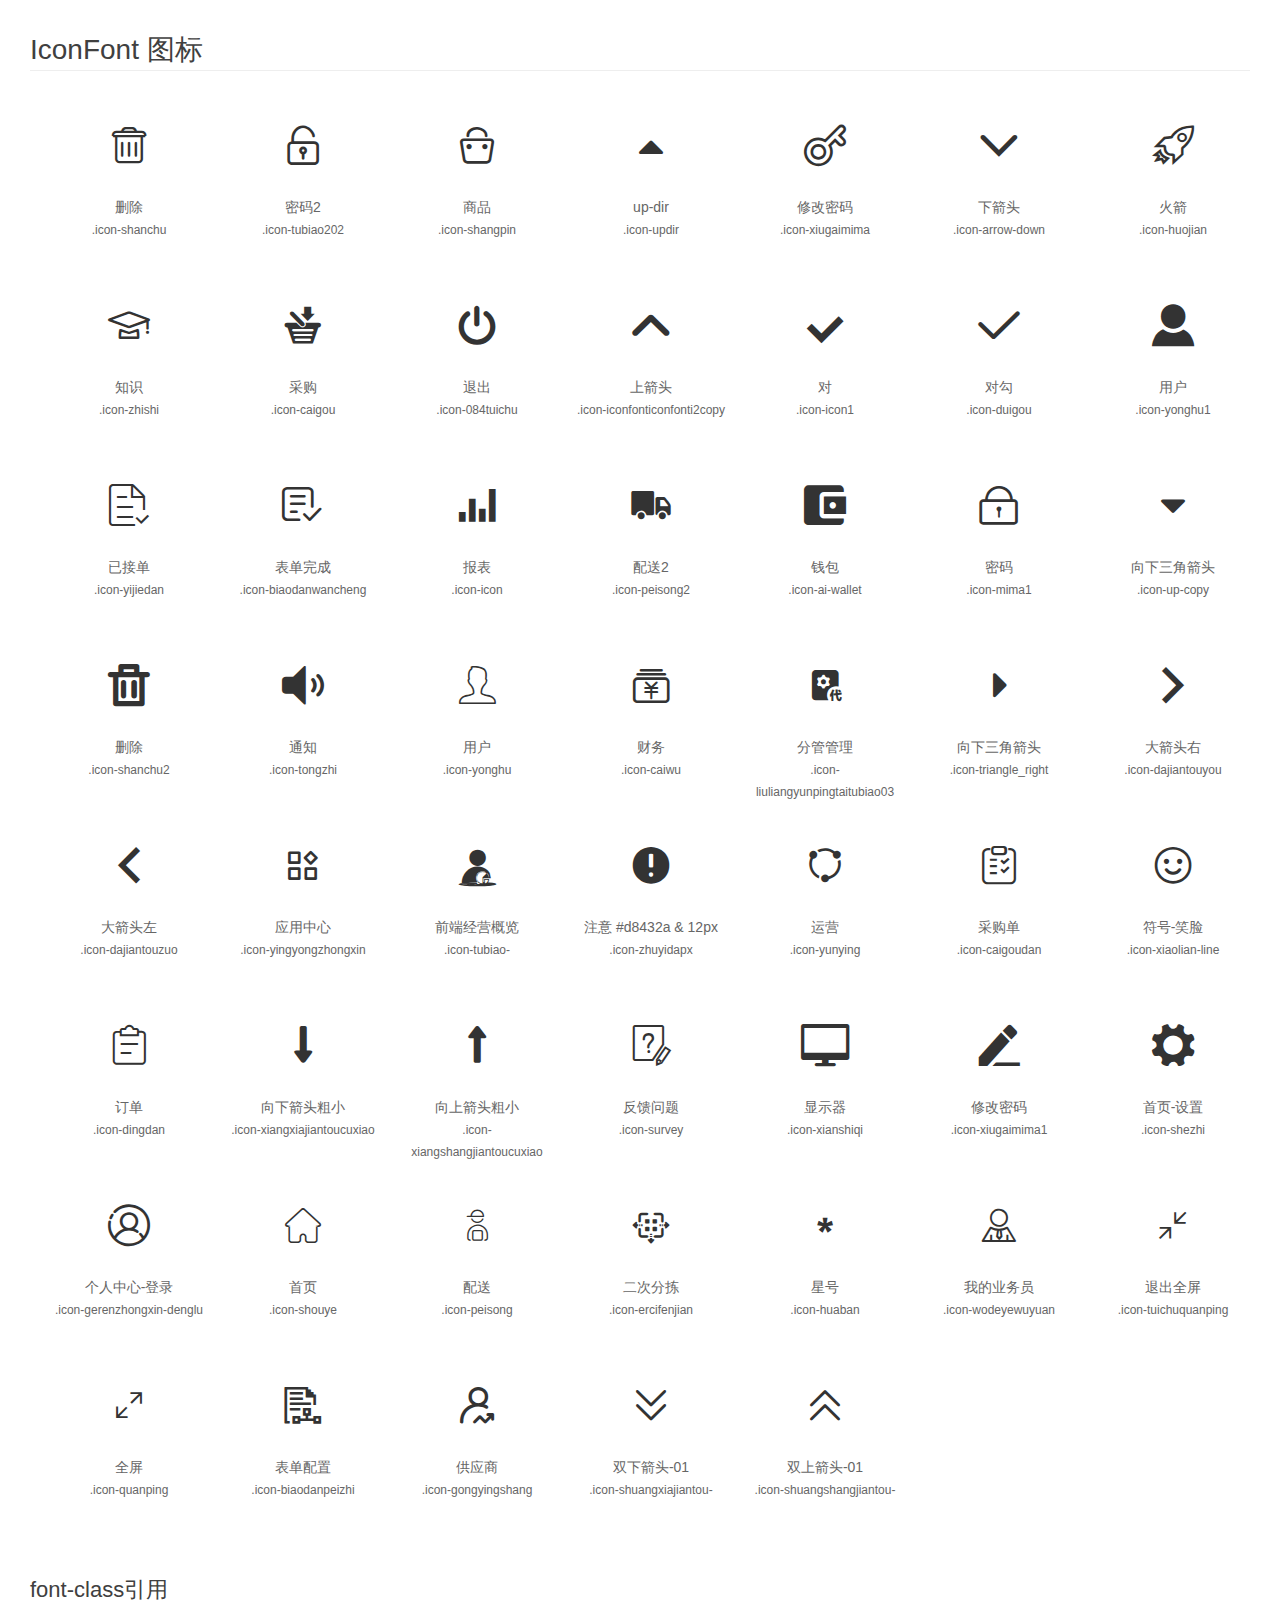
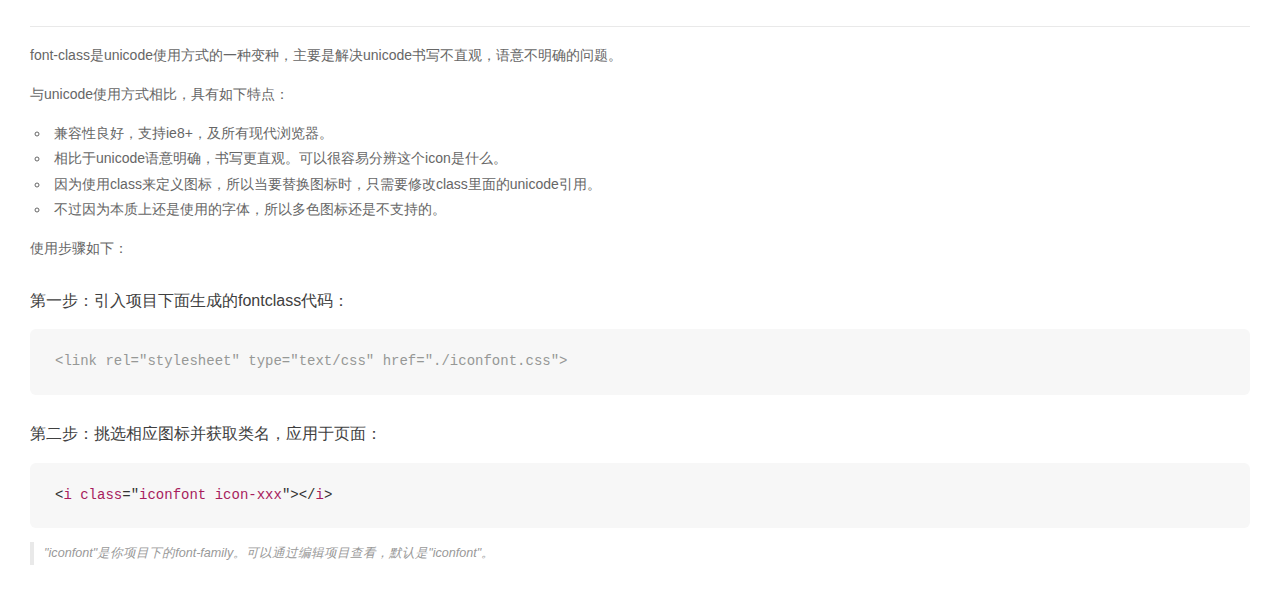
<file: biaodan/admin/tgls/iconfont.html>
<!DOCTYPE html>
<html>

	<head>
		<meta charset="UTF-8">
		<meta http-equiv="X-UA-Compatible" content="IE=edge,Chrome=1">
		<!-- Google Chrome Frame也可以让IE用上Chrome的引擎: -->
		<meta name="renderer" content="webkit">
		<!--国产浏览器高速模式-->
		<meta name="viewport" content="width=device-width, initial-scale=1">
		<meta name="author" content="穷在闹市" />
		<!-- 作者 -->
		<meta name="revised" content="穷在闹市.v3, 2019/05/01" />
		<!-- 定义页面的最新版本 -->
		<meta name="description" content="网站简介" />
		<!-- 网站简介 -->
		<meta name="keywords" content="搜索关键字，以半角英文逗号隔开" />
		<title>穷在闹市出品</title>

		<!-- 公共样式 开始 -->
		<link rel="stylesheet" type="text/css" href="../css/base.css">
		<link rel="stylesheet" type="text/css" href="../fonts/iconfont.css">
		<script type="text/javascript" src="../framework/jquery-1.11.3.min.js"></script>
		<link rel="stylesheet" type="text/css" href="../layui/css/layui.css">
		<script type="text/javascript" src="../layui/layui.js"></script>
		<script src="../framework/cframe.js"></script>
		<!-- 仅供所有子页面使用 -->
		<!-- 公共样式 结束 -->

		<link rel="stylesheet" href="../css/iconfontStyle.css">
	</head>

	<body>
		<div class="cBody">

			<div class="main markdown">
				<h1>IconFont 图标</h1>
				<ul class="icon_lists clear">

					<li>
						<i class="icon iconfont icon-shanchu"></i>
						<div class="name">删除</div>
						<div class="fontclass">.icon-shanchu</div>
					</li>

					<li>
						<i class="icon iconfont icon-tubiao202"></i>
						<div class="name">密码2</div>
						<div class="fontclass">.icon-tubiao202</div>
					</li>

					<li>
						<i class="icon iconfont icon-shangpin"></i>
						<div class="name">商品</div>
						<div class="fontclass">.icon-shangpin</div>
					</li>

					<li>
						<i class="icon iconfont icon-updir"></i>
						<div class="name">up-dir</div>
						<div class="fontclass">.icon-updir</div>
					</li>

					<li>
						<i class="icon iconfont icon-xiugaimima"></i>
						<div class="name">修改密码</div>
						<div class="fontclass">.icon-xiugaimima</div>
					</li>

					<li>
						<i class="icon iconfont icon-arrow-down"></i>
						<div class="name">下箭头</div>
						<div class="fontclass">.icon-arrow-down</div>
					</li>

					<li>
						<i class="icon iconfont icon-huojian"></i>
						<div class="name">火箭</div>
						<div class="fontclass">.icon-huojian</div>
					</li>

					<li>
						<i class="icon iconfont icon-zhishi"></i>
						<div class="name">知识</div>
						<div class="fontclass">.icon-zhishi</div>
					</li>

					<li>
						<i class="icon iconfont icon-caigou"></i>
						<div class="name">采购</div>
						<div class="fontclass">.icon-caigou</div>
					</li>

					<li>
						<i class="icon iconfont icon-084tuichu"></i>
						<div class="name">退出</div>
						<div class="fontclass">.icon-084tuichu</div>
					</li>

					<li>
						<i class="icon iconfont icon-iconfonticonfonti2copy"></i>
						<div class="name">上箭头</div>
						<div class="fontclass">.icon-iconfonticonfonti2copy</div>
					</li>

					<li>
						<i class="icon iconfont icon-icon1"></i>
						<div class="name">对</div>
						<div class="fontclass">.icon-icon1</div>
					</li>

					<li>
						<i class="icon iconfont icon-duigou"></i>
						<div class="name">对勾</div>
						<div class="fontclass">.icon-duigou</div>
					</li>

					<li>
						<i class="icon iconfont icon-yonghu1"></i>
						<div class="name">用户</div>
						<div class="fontclass">.icon-yonghu1</div>
					</li>

					<li>
						<i class="icon iconfont icon-yijiedan"></i>
						<div class="name">已接单</div>
						<div class="fontclass">.icon-yijiedan</div>
					</li>

					<li>
						<i class="icon iconfont icon-biaodanwancheng"></i>
						<div class="name">表单完成</div>
						<div class="fontclass">.icon-biaodanwancheng</div>
					</li>

					<li>
						<i class="icon iconfont icon-icon"></i>
						<div class="name">报表</div>
						<div class="fontclass">.icon-icon</div>
					</li>

					<li>
						<i class="icon iconfont icon-peisong2"></i>
						<div class="name">配送2</div>
						<div class="fontclass">.icon-peisong2</div>
					</li>

					<li>
						<i class="icon iconfont icon-ai-wallet"></i>
						<div class="name">钱包</div>
						<div class="fontclass">.icon-ai-wallet</div>
					</li>

					<li>
						<i class="icon iconfont icon-mima1"></i>
						<div class="name">密码</div>
						<div class="fontclass">.icon-mima1</div>
					</li>

					<li>
						<i class="icon iconfont icon-up-copy"></i>
						<div class="name">向下三角箭头</div>
						<div class="fontclass">.icon-up-copy</div>
					</li>

					<li>
						<i class="icon iconfont icon-shanchu2"></i>
						<div class="name">删除</div>
						<div class="fontclass">.icon-shanchu2</div>
					</li>

					<li>
						<i class="icon iconfont icon-tongzhi"></i>
						<div class="name">通知</div>
						<div class="fontclass">.icon-tongzhi</div>
					</li>

					<li>
						<i class="icon iconfont icon-yonghu"></i>
						<div class="name">用户</div>
						<div class="fontclass">.icon-yonghu</div>
					</li>

					<li>
						<i class="icon iconfont icon-caiwu"></i>
						<div class="name">财务</div>
						<div class="fontclass">.icon-caiwu</div>
					</li>

					<li>
						<i class="icon iconfont icon-liuliangyunpingtaitubiao03"></i>
						<div class="name">分管管理</div>
						<div class="fontclass">.icon-liuliangyunpingtaitubiao03</div>
					</li>

					<li>
						<i class="icon iconfont icon-triangle_right"></i>
						<div class="name">向下三角箭头</div>
						<div class="fontclass">.icon-triangle_right</div>
					</li>

					<li>
						<i class="icon iconfont icon-dajiantouyou"></i>
						<div class="name">大箭头右</div>
						<div class="fontclass">.icon-dajiantouyou</div>
					</li>

					<li>
						<i class="icon iconfont icon-dajiantouzuo"></i>
						<div class="name">大箭头左</div>
						<div class="fontclass">.icon-dajiantouzuo</div>
					</li>

					<li>
						<i class="icon iconfont icon-yingyongzhongxin"></i>
						<div class="name">应用中心</div>
						<div class="fontclass">.icon-yingyongzhongxin</div>
					</li>

					<li>
						<i class="icon iconfont icon-tubiao-"></i>
						<div class="name">前端经营概览</div>
						<div class="fontclass">.icon-tubiao-</div>
					</li>

					<li>
						<i class="icon iconfont icon-zhuyidapx"></i>
						<div class="name">注意 #d8432a & 12px</div>
						<div class="fontclass">.icon-zhuyidapx</div>
					</li>

					<li>
						<i class="icon iconfont icon-yunying"></i>
						<div class="name">运营</div>
						<div class="fontclass">.icon-yunying</div>
					</li>

					<li>
						<i class="icon iconfont icon-caigoudan"></i>
						<div class="name">采购单</div>
						<div class="fontclass">.icon-caigoudan</div>
					</li>

					<li>
						<i class="icon iconfont icon-xiaolian-line"></i>
						<div class="name">符号-笑脸</div>
						<div class="fontclass">.icon-xiaolian-line</div>
					</li>

					<li>
						<i class="icon iconfont icon-dingdan"></i>
						<div class="name">订单</div>
						<div class="fontclass">.icon-dingdan</div>
					</li>

					<li>
						<i class="icon iconfont icon-xiangxiajiantoucuxiao"></i>
						<div class="name"> 向下箭头粗小</div>
						<div class="fontclass">.icon-xiangxiajiantoucuxiao</div>
					</li>

					<li>
						<i class="icon iconfont icon-xiangshangjiantoucuxiao"></i>
						<div class="name">向上箭头粗小</div>
						<div class="fontclass">.icon-xiangshangjiantoucuxiao</div>
					</li>

					<li>
						<i class="icon iconfont icon-survey"></i>
						<div class="name">反馈问题</div>
						<div class="fontclass">.icon-survey</div>
					</li>

					<li>
						<i class="icon iconfont icon-xianshiqi"></i>
						<div class="name">显示器</div>
						<div class="fontclass">.icon-xianshiqi</div>
					</li>

					<li>
						<i class="icon iconfont icon-xiugaimima1"></i>
						<div class="name">修改密码</div>
						<div class="fontclass">.icon-xiugaimima1</div>
					</li>

					<li>
						<i class="icon iconfont icon-shezhi"></i>
						<div class="name">首页-设置</div>
						<div class="fontclass">.icon-shezhi</div>
					</li>

					<li>
						<i class="icon iconfont icon-gerenzhongxin-denglu"></i>
						<div class="name">个人中心-登录</div>
						<div class="fontclass">.icon-gerenzhongxin-denglu</div>
					</li>

					<li>
						<i class="icon iconfont icon-shouye"></i>
						<div class="name">首页</div>
						<div class="fontclass">.icon-shouye</div>
					</li>

					<li>
						<i class="icon iconfont icon-peisong"></i>
						<div class="name">配送</div>
						<div class="fontclass">.icon-peisong</div>
					</li>

					<li>
						<i class="icon iconfont icon-ercifenjian"></i>
						<div class="name">二次分拣</div>
						<div class="fontclass">.icon-ercifenjian</div>
					</li>

					<li>
						<i class="icon iconfont icon-huaban"></i>
						<div class="name">星号</div>
						<div class="fontclass">.icon-huaban</div>
					</li>

					<li>
						<i class="icon iconfont icon-wodeyewuyuan"></i>
						<div class="name">我的业务员</div>
						<div class="fontclass">.icon-wodeyewuyuan</div>
					</li>

					<li>
						<i class="icon iconfont icon-tuichuquanping"></i>
						<div class="name">退出全屏</div>
						<div class="fontclass">.icon-tuichuquanping</div>
					</li>

					<li>
						<i class="icon iconfont icon-quanping"></i>
						<div class="name">全屏</div>
						<div class="fontclass">.icon-quanping</div>
					</li>

					<li>
						<i class="icon iconfont icon-biaodanpeizhi"></i>
						<div class="name">表单配置</div>
						<div class="fontclass">.icon-biaodanpeizhi</div>
					</li>

					<li>
						<i class="icon iconfont icon-gongyingshang"></i>
						<div class="name">供应商</div>
						<div class="fontclass">.icon-gongyingshang</div>
					</li>

					<li>
						<i class="icon iconfont icon-shuangxiajiantou-"></i>
						<div class="name">双下箭头-01</div>
						<div class="fontclass">.icon-shuangxiajiantou-</div>
					</li>

					<li>
						<i class="icon iconfont icon-shuangshangjiantou-"></i>
						<div class="name">双上箭头-01</div>
						<div class="fontclass">.icon-shuangshangjiantou-</div>
					</li>

				</ul>

				<h2 id="font-class-">font-class引用</h2>
				<hr>

				<p>font-class是unicode使用方式的一种变种，主要是解决unicode书写不直观，语意不明确的问题。</p>
				<p>与unicode使用方式相比，具有如下特点：</p>
				<ul>
					<li>兼容性良好，支持ie8+，及所有现代浏览器。</li>
					<li>相比于unicode语意明确，书写更直观。可以很容易分辨这个icon是什么。</li>
					<li>因为使用class来定义图标，所以当要替换图标时，只需要修改class里面的unicode引用。</li>
					<li>不过因为本质上还是使用的字体，所以多色图标还是不支持的。</li>
				</ul>
				<p>使用步骤如下：</p>
				<h3 id="-fontclass-">第一步：引入项目下面生成的fontclass代码：</h3>

				<pre><code class="lang-js hljs javascript"><span class="hljs-comment">&lt;link rel="stylesheet" type="text/css" href="./iconfont.css"&gt;</span></code></pre>
				<h3 id="-">第二步：挑选相应图标并获取类名，应用于页面：</h3>
				<pre><code class="lang-css hljs">&lt;<span class="hljs-selector-tag">i</span> <span class="hljs-selector-tag">class</span>="<span class="hljs-selector-tag">iconfont</span> <span class="hljs-selector-tag">icon-xxx</span>"&gt;&lt;/<span class="hljs-selector-tag">i</span>&gt;</code></pre>
				<blockquote>
					<p>"iconfont"是你项目下的font-family。可以通过编辑项目查看，默认是"iconfont"。</p>
				</blockquote>
			</div>

		</div>
	</body>

</html>
</file>
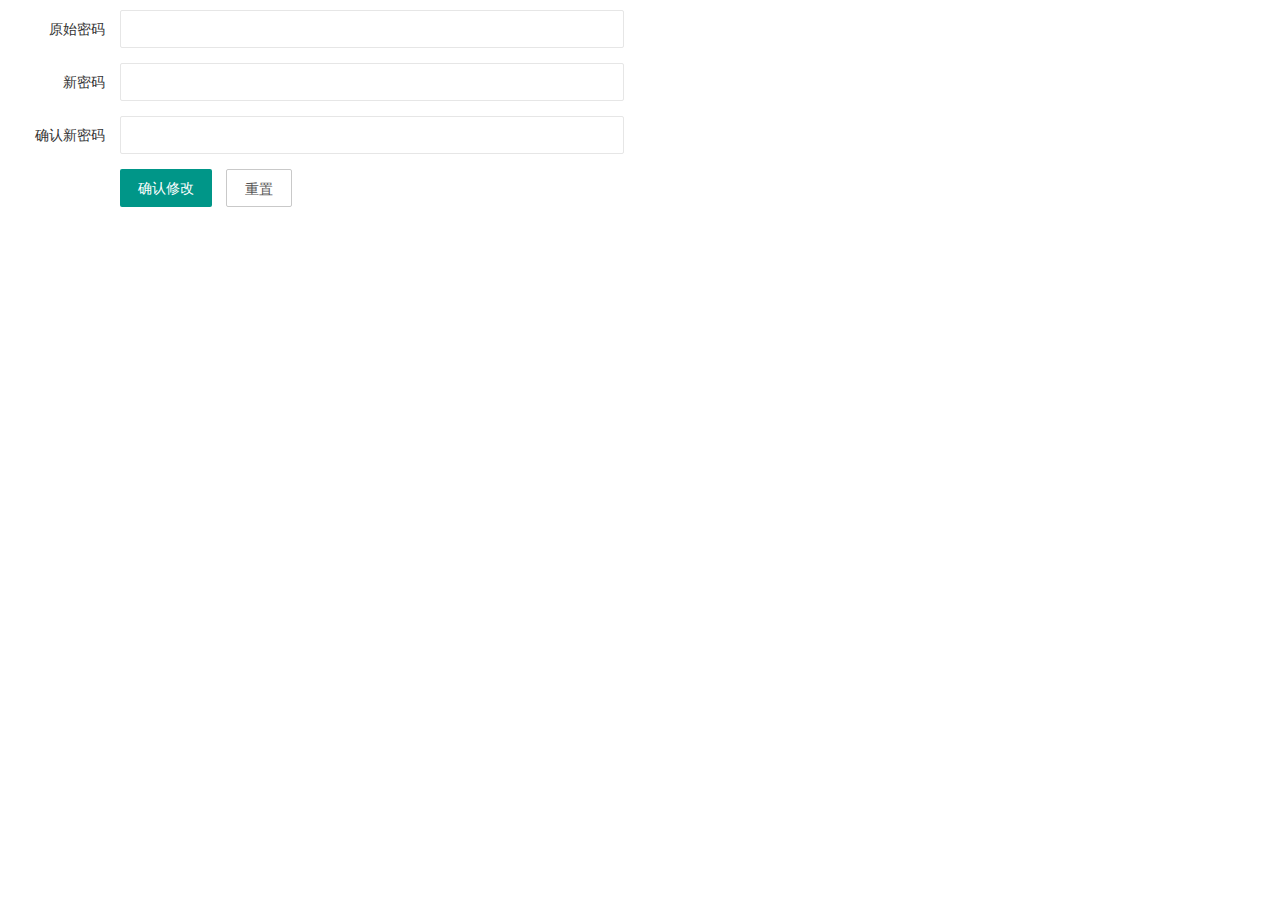
<file: biaodan/admin/tgls/modify_password.html>
<!DOCTYPE html>
<html>

	<head>
		<meta charset="UTF-8">
		<meta http-equiv="X-UA-Compatible" content="IE=edge,Chrome=1">
		<!-- Google Chrome Frame也可以让IE用上Chrome的引擎: -->
		<meta name="renderer" content="webkit">
		<!--国产浏览器高速模式-->
		<meta name="viewport" content="width=device-width, initial-scale=1">
		<meta name="author" content="穷在闹市" />
		<!-- 作者 -->
		<meta name="revised" content="穷在闹市.v3, 2019/05/01" />
		<!-- 定义页面的最新版本 -->
		<meta name="description" content="网站简介" />
		<!-- 网站简介 -->
		<meta name="keywords" content="搜索关键字，以半角英文逗号隔开" />
		<title>穷在闹市出品</title>

		<!-- 公共样式 开始 -->
		<link rel="stylesheet" type="text/css" href="../css/base.css">
		<link rel="stylesheet" type="text/css" href="../fonts/iconfont.css">
		<script type="text/javascript" src="../framework/jquery-1.11.3.min.js"></script>
		<link rel="stylesheet" type="text/css" href="../layui/css/layui.css">
		<script type="text/javascript" src="../layui/layui.js"></script>
		<script src="../framework/cframe.js"></script><!-- 仅供所有子页面使用 -->
		<!-- 公共样式 结束 -->

	</head>

	<body>
		<div class="cBody">
			<form id="addForm" class="layui-form" action="">
				<div class="layui-form-item">
					<label class="layui-form-label">原始密码</label>
					<div class="layui-input-inline shortInput">
						<input type="password" name="oldpassword" required lay-verify="required" autocomplete="off" class="layui-input">
					</div>
				</div>
				<div class="layui-form-item">
					<label class="layui-form-label">新密码</label>
					<div class="layui-input-inline shortInput">
						<input type="password" name="password" required lay-verify="required" autocomplete="off" class="layui-input">
					</div>
				</div>
				<div class="layui-form-item">
					<label class="layui-form-label">确认新密码</label>
					<div class="layui-input-inline shortInput">
						<input type="password" name="password2" required lay-verify="required" autocomplete="off" class="layui-input">
					</div>
				</div>
				
				<div class="layui-form-item">
					<div class="layui-input-block">
						<button class="layui-btn" lay-submit lay-filter="submitBut">确认修改</button>
						<button type="reset" class="layui-btn layui-btn-primary">重置</button>
					</div>
				</div>
			</form>
			
			<script>
				layui.use('form', function() {
					var form = layui.form;
					//监听提交
					form.on('submit(submitBut)', function(data) {
						layer.msg(JSON.stringify(data.field));
						return false;
					});
				});
			</script>

		</div>
	</body>

</html>
</file>
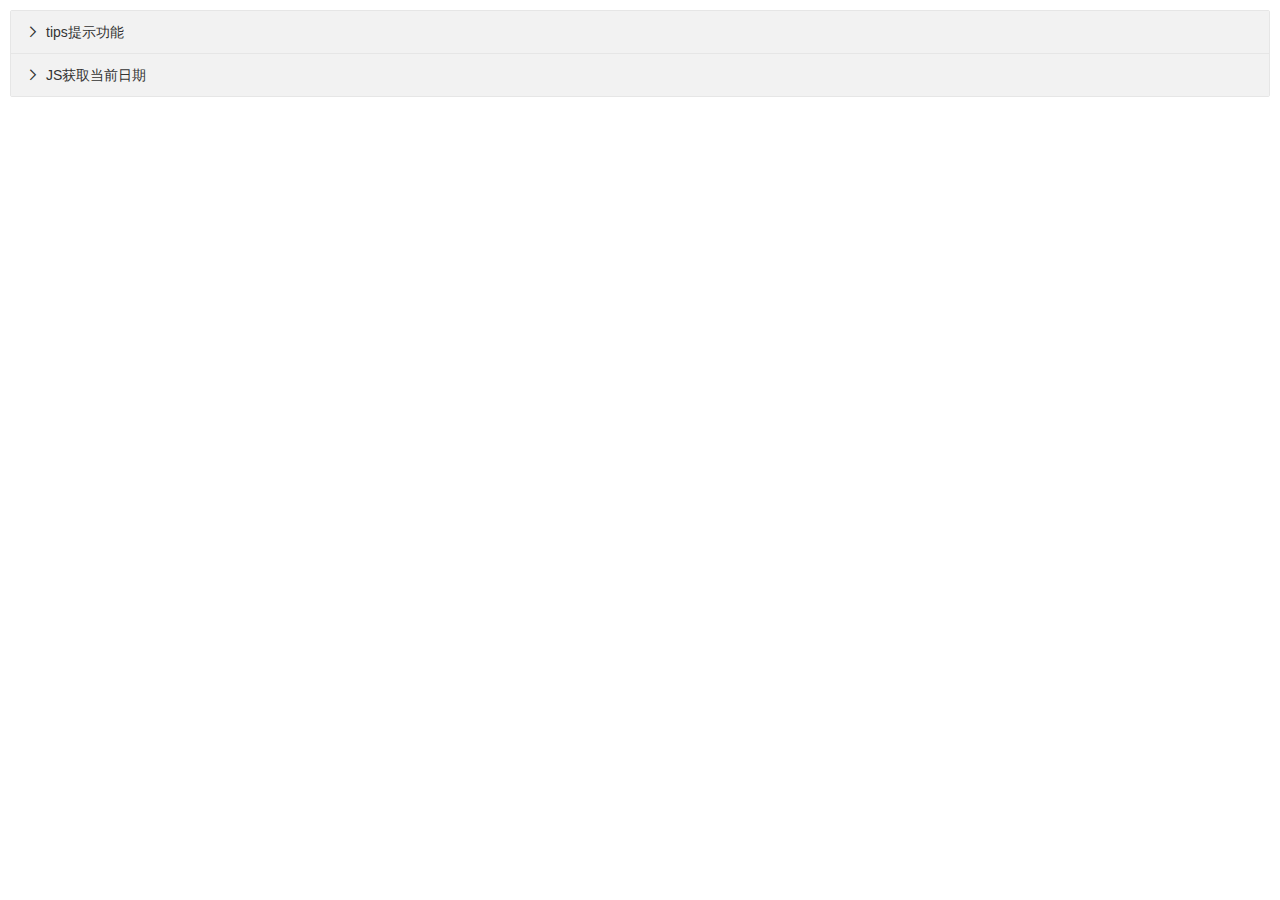
<file: biaodan/admin/tgls/qdAPI.html>
<!DOCTYPE html>
<html>

	<head>
		<meta charset="UTF-8">
		<meta http-equiv="X-UA-Compatible" content="IE=edge,Chrome=1">
		<!-- Google Chrome Frame也可以让IE用上Chrome的引擎: -->
		<meta name="renderer" content="webkit">
		<!--国产浏览器高速模式-->
		<meta name="viewport" content="width=device-width, initial-scale=1">
		<meta name="author" content="穷在闹市" />
		<!-- 作者 -->
		<meta name="revised" content="穷在闹市.v3, 2019/05/01" />
		<!-- 定义页面的最新版本 -->
		<meta name="description" content="网站简介" />
		<!-- 网站简介 -->
		<meta name="keywords" content="搜索关键字，以半角英文逗号隔开" />
		<title>穷在闹市出品</title>

		<!-- 公共样式 开始 -->
		<link rel="stylesheet" type="text/css" href="../css/base.css">
		<link rel="stylesheet" type="text/css" href="../fonts/iconfont.css">
		<script type="text/javascript" src="../framework/jquery-1.11.3.min.js"></script>
		<script type="text/javascript" src="../js/base.js"></script>
		<link rel="stylesheet" type="text/css" href="../layui/css/layui.css">
		<script type="text/javascript" src="../layui/layui.js"></script>
		<script src="../framework/cframe.js"></script>
		<!-- 仅供所有子页面使用 -->
		<!-- 公共样式 结束 -->
		
		<style>
			textarea{
				width: 100%;
				height: auto;
				max-height: 200px;
				text-align: left;
				margin: 10px 0;
				padding: 10px;
				border-radius: 5px;
				border: 1px solid #CCC;
				color: #555;
				-webkit-box-sizing: border-box;
				-moz-box-sizing: border-box;
				box-sizing: border-box;
			}
		</style>

	</head>

	<body>
		<div class="cBody">

			<div class="layui-collapse">
				<!--模块 开始-->
				<div class="layui-colla-item">
					<h2 class="layui-colla-title">tips提示功能</h2>
					<div class="layui-colla-content">
						<button class="layui-btn" onmouseenter="getTips(this, '我是tips提示内容')" onmouseleave="layer.closeAll('tips')">tips提示功能</button>
						<textarea><button class="layui-btn" onmouseenter="getTips(this, '我是tips提示内容')" onmouseleave="layer.closeAll('tips')">tips提示功能</button></textarea>
						<div>
							<b>使用方法：</b><br/>
							加入onmouseenter和onmouseleave事件函数即可。<br/>
							onmouseenter事件获取tip，调用方法 getTips(this, '我是tips提示内容')<br/>
							onmouseleave鼠标离开后tip消失 layer.closeAll('tips')
						</div>
					</div>
				</div>
				<!--模块 结束-->
				<!--模块 开始-->
				<div class="layui-colla-item">
					<h2 class="layui-colla-title">JS获取当前日期</h2>
					<div class="layui-colla-content">
						<p id="test2"></p>
						<script>
							$(function(){
								//时间计时器
								setInterval(function(){
								    $("#test2").html(getDate());
								},500);
							})
						</script>
						<textarea style="height: 140px;">
<p id="test2"></p>
$(function(){
	//时间计时器
	setInterval(function(){
	    $("#test2").html(getDate());
	},500);
})
						</textarea>
						<div>
							<b>使用方法：</b><br/>
							getDate()方法返回值为：y+"/"+mo+"/"+d+"&nbsp;&nbsp;"+h+":"+m+":"+s。<br/>
							如上的一个拼接字符串
						</div>
					</div>
				</div>
				<!--模块 结束-->
			</div>
			
			

			<script>
				//注意：折叠面板 依赖 element 模块，否则无法进行功能性操作
				layui.use('element', function() {
					var element = layui.element;
				});
			</script>

		</div>
	</body>

</html>
</file>
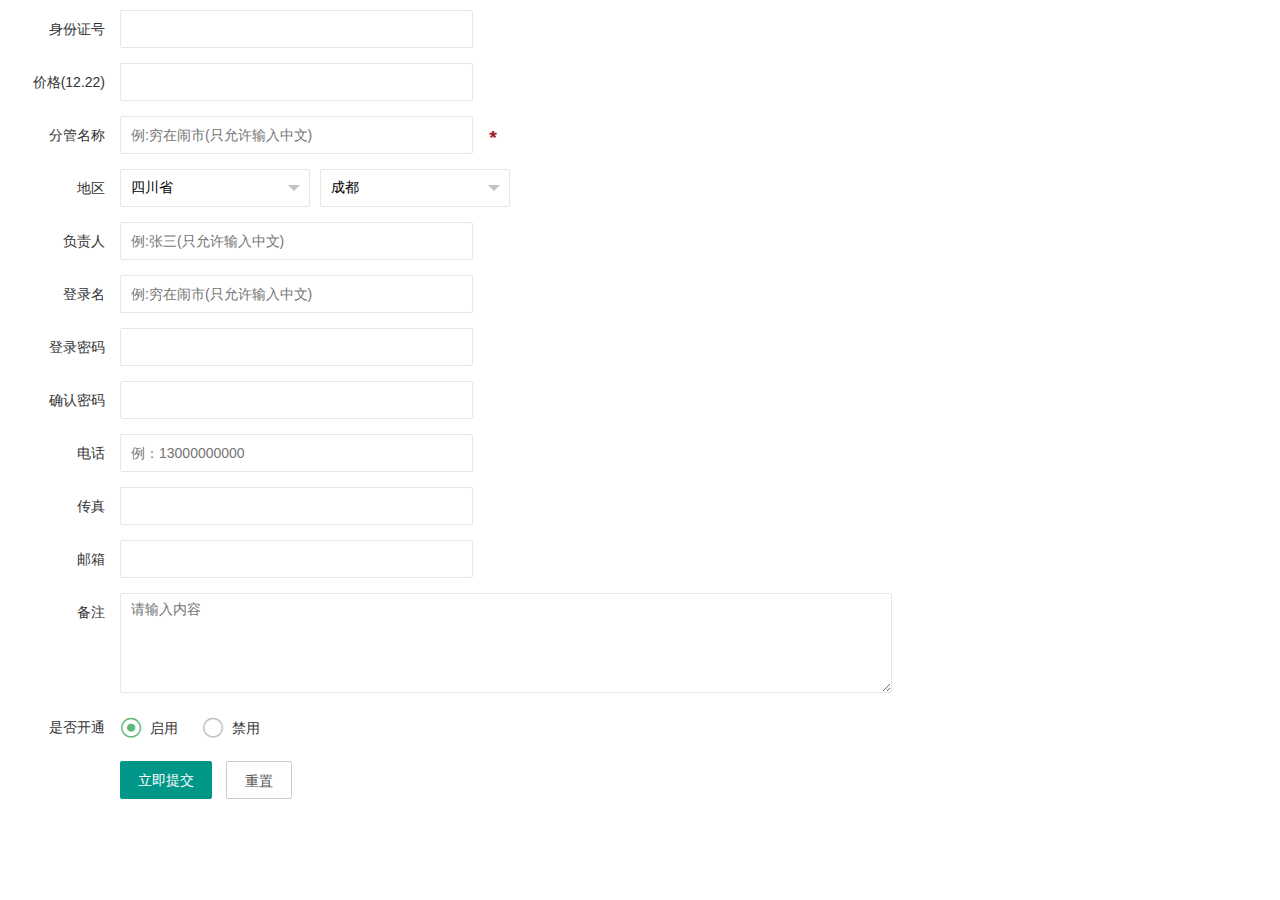
<file: biaodan/admin/tgls/agent/agent_add.html>
<!DOCTYPE html>
<html>

	<head>
		<meta charset="UTF-8">
		<meta http-equiv="X-UA-Compatible" content="IE=edge,Chrome=1">
		<!-- Google Chrome Frame也可以让IE用上Chrome的引擎: -->
		<meta name="renderer" content="webkit">
		<!--国产浏览器高速模式-->
		<meta name="viewport" content="width=device-width, initial-scale=1">
		<meta name="author" content="穷在闹市" />
		<!-- 作者 -->
		<meta name="revised" content="穷在闹市.v3, 2019/05/01" />
		<!-- 定义页面的最新版本 -->
		<meta name="description" content="网站简介" />
		<!-- 网站简介 -->
		<meta name="keywords" content="搜索关键字，以半角英文逗号隔开" />
		<title>穷在闹市出品</title>

		<!-- 公共样式 开始 -->
		<link rel="stylesheet" type="text/css" href="../../css/base.css">
		<link rel="stylesheet" type="text/css" href="../../fonts/iconfont.css">
		<script type="text/javascript" src="../../framework/jquery-1.11.3.min.js"></script>
		<link rel="stylesheet" type="text/css" href="../../layui/css/layui.css">
		<script type="text/javascript" src="../../layui/layui.js"></script>
		<script src="../../framework/cframe.js"></script><!-- 仅供所有子页面使用 -->
		<!-- 公共样式 结束 -->
		
		<style>
			.layui-form{
				margin-right: 30%;
			}
		</style>

	</head>

	<body>
		<div class="cBody">
			<form id="addForm" class="layui-form" action="">
				<div class="layui-form-item">
					<label class="layui-form-label">身份证号</label>
					<div class="layui-input-inline shortInput">
						<input type="text" name="identity" required lay-verify="required|identity" autocomplete="off" class="layui-input">
					</div>
				</div>
				<div class="layui-form-item">
					<label class="layui-form-label">价格(12.22)</label>
					<div class="layui-input-inline shortInput">
						<input type="text" name="price" required lay-verify="required|PriceCheck" autocomplete="off" class="layui-input">
					</div>
				</div>
				<div class="layui-form-item">
					<label class="layui-form-label">分管名称</label>
					<div class="layui-input-inline shortInput">
						<input type="text" name="title" required lay-verify="required|ZHCheck" placeholder="例:穷在闹市(只允许输入中文)" autocomplete="off" class="layui-input">
					</div>
            		<i class="iconfont icon-huaban bt"></i>
				</div>
				<div class="layui-form-item">
					<label class="layui-form-label">地区</label>
	                <div class="layui-input-inline">
	                    <select name="provid" id="provid" lay-filter="provid">
	                    </select>
	                </div>
	                <div class="layui-input-inline">
	                    <select name="cityid" id="cityid" lay-filter="cityid">
	                        <option value="">请选择市</option>
	                    </select>
	                </div>
				</div>
				<div class="layui-form-item">
					<label class="layui-form-label">负责人</label>
					<div class="layui-input-inline shortInput">
						<input type="text" name="realName" required lay-verify="required|ZHCheck" placeholder="例:张三(只允许输入中文)" autocomplete="off" class="layui-input">
					</div>
				</div>
				<div class="layui-form-item">
					<label class="layui-form-label">登录名</label>
					<div class="layui-input-inline shortInput">
						<input type="text" name="loginName" required lay-verify="required|ZHCheck" placeholder="例:穷在闹市(只允许输入中文)" autocomplete="off" class="layui-input">
					</div>
				</div>
				<div class="layui-form-item">
					<label class="layui-form-label">登录密码</label>
					<div class="layui-input-inline shortInput">
						<input type="password" name="password" autocomplete="off" class="layui-input">
					</div>
				</div>
				<div class="layui-form-item">
					<label class="layui-form-label">确认密码</label>
					<div class="layui-input-inline shortInput">
						<input type="password" name="password2" autocomplete="off" class="layui-input">
					</div>
				</div>
				<div class="layui-form-item">
					<label class="layui-form-label">电话</label>
					<div class="layui-input-inline shortInput">
						<input type="text" name="phone" required lay-verify="required|phone" placeholder="例：13000000000" autocomplete="off" class="layui-input">
					</div>
				</div>
				<div class="layui-form-item">
					<label class="layui-form-label">传真</label>
					<div class="layui-input-inline shortInput">
						<input type="text" name="title" autocomplete="off" class="layui-input">
					</div>
				</div>
				<div class="layui-form-item">
					<label class="layui-form-label">邮箱</label>
					<div class="layui-input-inline shortInput">
						<input type="text" name="title" autocomplete="off" class="layui-input">
					</div>
				</div>
				<div class="layui-form-item layui-form-text">
					<label class="layui-form-label">备注</label>
					<div class="layui-input-block">
						<textarea name="desc" placeholder="请输入内容" class="layui-textarea"></textarea>
					</div>
				</div>
				<div class="layui-form-item">
					<label class="layui-form-label">是否开通</label>
					<div class="layui-input-block">
						<input type="radio" name="sex" value="nan" title="启用" checked>
						<input type="radio" name="sex" value="nv" title="禁用">
					</div>
				</div>
				
				<div class="layui-form-item">
					<div class="layui-input-block">
						<button class="layui-btn" lay-submit lay-filter="submitBut">立即提交</button>
						<button type="reset" class="layui-btn layui-btn-primary">重置</button>
					</div>
				</div>
			</form>
			
			<!-- 三级省市 插件 -->
    		<script src="../../framework/area.js"></script>
			<script src="../../framework/province.js"></script>
			<script>
				//默认城市为：四川 - 成都
		        var defaults = {
		            s1: 'provid',
		            s2: 'cityid',
		            s3: 'areaid',
		            v1: 510000,
		            v2: 510100,
		            v3: null
		        };
			</script>

		</div>
	</body>

</html>
</file>
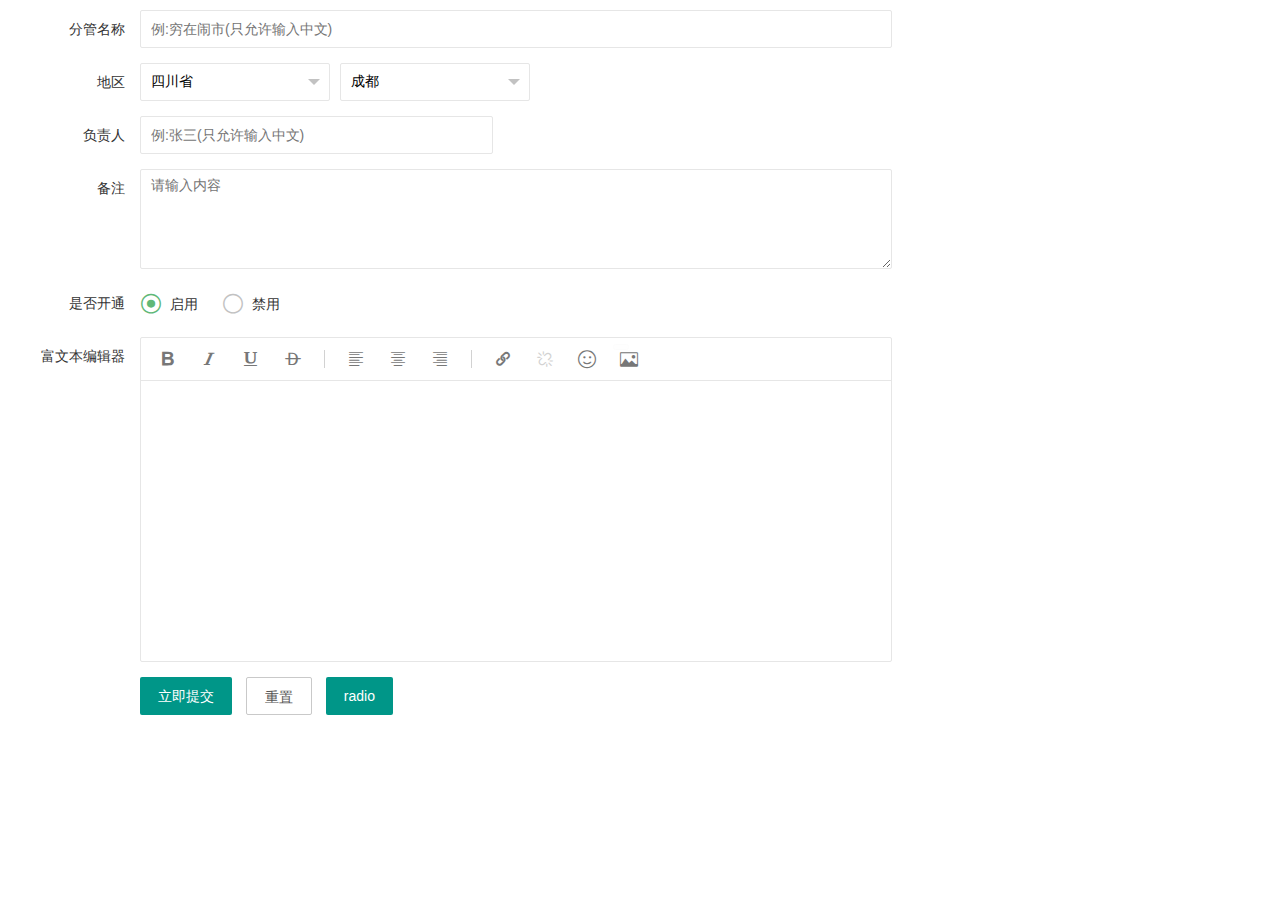
<file: biaodan/admin/tgls/base/base_add.html>
<!DOCTYPE html>
<html>

	<head>
		<meta charset="UTF-8">
		<meta http-equiv="X-UA-Compatible" content="IE=edge,Chrome=1">
		<!-- Google Chrome Frame也可以让IE用上Chrome的引擎: -->
		<meta name="renderer" content="webkit">
		<!--国产浏览器高速模式-->
		<meta name="viewport" content="width=device-width, initial-scale=1">
		<meta name="author" content="穷在闹市" />
		<!-- 作者 -->
		<meta name="revised" content="穷在闹市.v3, 2019/05/01" />
		<!-- 定义页面的最新版本 -->
		<meta name="description" content="网站简介" />
		<!-- 网站简介 -->
		<meta name="keywords" content="搜索关键字，以半角英文逗号隔开" />
		<title>穷在闹市出品</title>

		<!-- 公共样式 开始 -->
		<link rel="stylesheet" type="text/css" href="../../css/base.css">
		<link rel="stylesheet" type="text/css" href="../../fonts/iconfont.css">
		<script type="text/javascript" src="../../framework/jquery-1.11.3.min.js"></script>
		<link rel="stylesheet" type="text/css" href="../../layui/css/layui.css">
		<script type="text/javascript" src="../../layui/layui.js"></script>
		<script src="../../framework/cframe.js"></script><!-- 仅供所有子页面使用 -->
		<!-- 公共样式 结束 -->
		
		<style>
			.layui-form{
				margin-right: 30%;
			}
			.layui-form-label{
				width: 100px;
			}
			.layui-input-block{
				margin-left: 130px;
			}
		</style>

	</head>

	<body>
		<div class="cBody">
			<form id="addForm" class="layui-form" action="">
				<div class="layui-form-item">
					<label class="layui-form-label">分管名称</label>
					<div class="layui-input-block">
						<input type="text" name="title" required lay-verify="required|ZHCheck" placeholder="例:穷在闹市(只允许输入中文)" autocomplete="off" class="layui-input">
					</div>
				</div>
				<div class="layui-form-item">
					<label class="layui-form-label">地区</label>
	                <div class="layui-input-inline">
	                    <select name="provid" id="provid" lay-filter="provid">
	                    </select>
	                </div>
	                <div class="layui-input-inline">
	                    <select name="cityid" id="cityid" lay-filter="cityid">
	                        <option value="">请选择市</option>
	                    </select>
	                </div>
				</div>
				<div class="layui-form-item">
					<label class="layui-form-label">负责人</label>
					<div class="layui-input-inline shortInput">
						<input type="text" name="realName" required lay-verify="required|ZHCheck" placeholder="例:张三(只允许输入中文)" autocomplete="off" class="layui-input">
					</div>
				</div>
				<div class="layui-form-item layui-form-text">
					<label class="layui-form-label">备注</label>
					<div class="layui-input-block">
						<textarea name="desc" placeholder="请输入内容" class="layui-textarea"></textarea>
					</div>
				</div>
				<div class="layui-form-item">
					<label class="layui-form-label">是否开通</label>
					<div class="layui-input-block">
						<input type="radio" name="sex" value="nan" title="启用" checked>
						<input type="radio" name="sex" value="nv" title="禁用">
					</div>
				</div>
				<script>
					//初始化加载radio选中状态
//					$(function(){
//						$('[name=sex]').each(function(i,item){  
//							console.log($(item).val())
//						    if($(item).val()=="nv"){  
//						        $(item).prop('checked',true);
//						    }  
//						}); 
//					})
					function changeRadio(){
						$('[name=sex]').each(function(i,item){  
							console.log($(item).val())
						    if($(item).val()=="nv"){  
						        $(item).prop('checked',true);  
						        layui.use('form',function(){  
									var form = layui.form;
							        form.render(); 
							    });
						    }  
						}); 
					}
				</script>
				<div class="layui-form-item layui-form-text">
					<label class="layui-form-label">富文本编辑器</label>
					<div class="layui-input-block">
						<textarea id="editor" style="display: none;"></textarea>
						<script>
							layui.use('layedit', function() {
								var layedit = layui.layedit;
								//插入图片接口配置，要求接口返回的格式JSON如下
								/*{
								  "code": 0 //0表示成功，其它失败
								  ,"msg": "" //提示信息 //一般上传失败后返回
								  ,"data": {
								    "src": "图片路径"
								    ,"title": "图片名称" //可选
								  }
								}*/
								layedit.set({
									uploadImage: {
										url: '' //接口url
									}
								});
								layedit.build('editor', {
									tool: [
										'strong' //加粗
										, 'italic' //斜体
										, 'underline' //下划线
										, 'del' //删除线
										, '|' //分割线
										, 'left' //左对齐
										, 'center' //居中对齐
										, 'right' //右对齐
										, '|' //分割线
										, 'link' //超链接
										, 'unlink' //清除链接
										, 'face' //表情
										, 'image' //插入图片
									]
								}); //建立编辑器						
							});
						</script>
					</div>
				</div>
				
				
				<div class="layui-form-item">
					<div class="layui-input-block">
						<button class="layui-btn" lay-submit lay-filter="submitBut">立即提交</button>
						<button type="reset" class="layui-btn layui-btn-primary">重置</button>
						<a class="layui-btn" href="javascript:changeRadio()">radio</a>
					</div>
				</div>
			</form>
			
			<!-- 三级省市 插件 -->
    		<script src="../../framework/area.js"></script>
			<script src="../../framework/province.js"></script>
			<script>
				layui.use('form', function() {
					var form = layui.form;
					//监听提交
					form.on('submit(submitBut)', function(data) {
						layer.msg(JSON.stringify(data.field));
						return false;
					});
					form.verify({
						//数组的两个值分别代表：[正则匹配、匹配不符时的提示文字]
					  	ZHCheck: [
						    /^[\u0391-\uFFE5]+$/
						    ,'只允许输入中文'
					  	] 
					});
				});
				//默认城市为：四川 - 成都
		        var defaults = {
		            s1: 'provid',
		            s2: 'cityid',
		            s3: 'areaid',
		            v1: 510000,
		            v2: 510100,
		            v3: null
		        };
			</script>

		</div>
	</body>

</html>
</file>
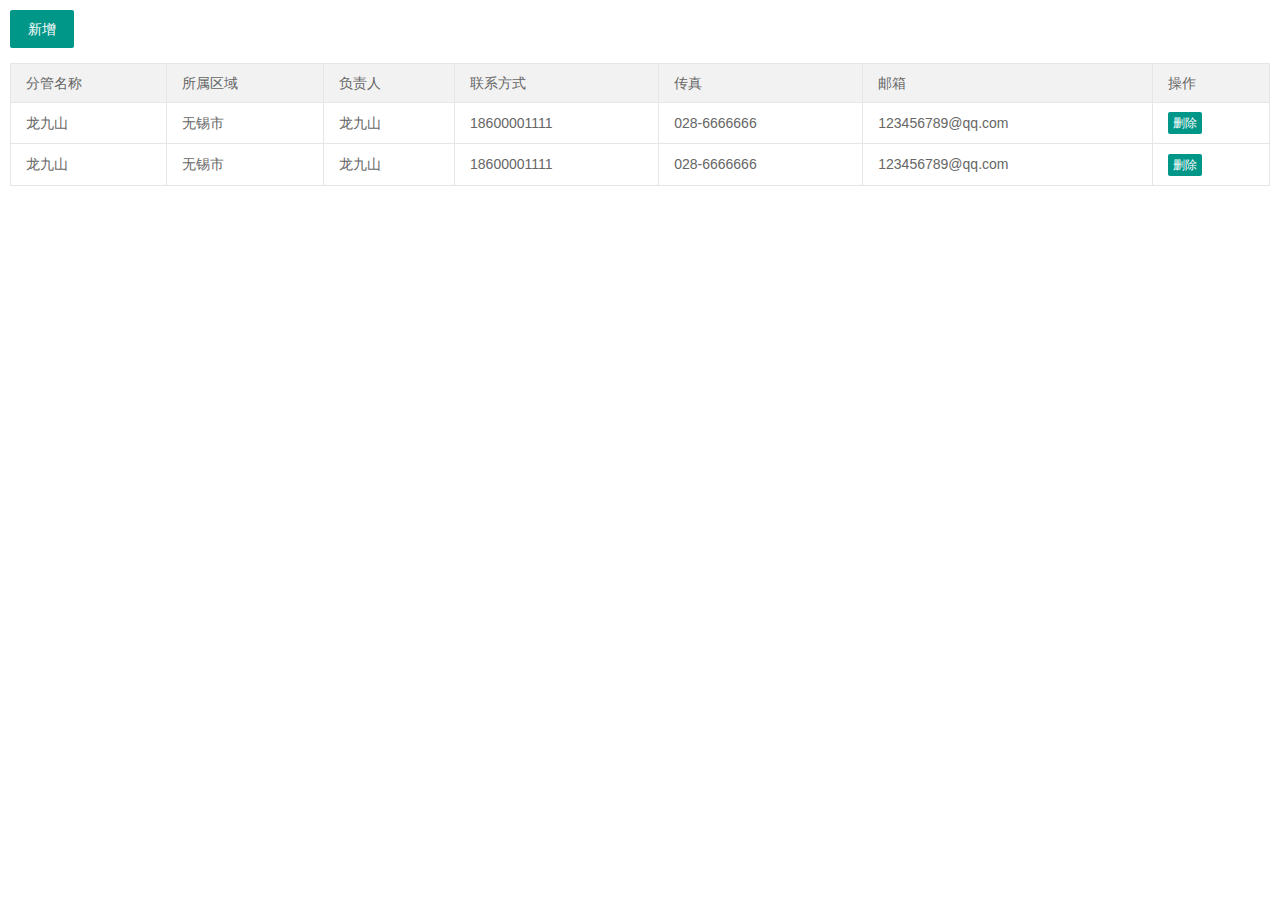
<file: biaodan/admin/tgls/base/base_customList.html>
<!DOCTYPE html>
<html>

	<head>
		<meta charset="UTF-8">
		<meta http-equiv="X-UA-Compatible" content="IE=edge,Chrome=1">
		<!-- Google Chrome Frame也可以让IE用上Chrome的引擎: -->
		<meta name="renderer" content="webkit">
		<!--国产浏览器高速模式-->
		<meta name="viewport" content="width=device-width, initial-scale=1">
		<meta name="author" content="穷在闹市" />
		<!-- 作者 -->
		<meta name="revised" content="穷在闹市.v3, 2019/05/01" />
		<!-- 定义页面的最新版本 -->
		<meta name="description" content="网站简介" />
		<!-- 网站简介 -->
		<meta name="keywords" content="搜索关键字，以半角英文逗号隔开" />
		<title>穷在闹市出品</title>

		<!-- 公共样式 开始 -->
		<link rel="stylesheet" type="text/css" href="../../css/base.css">
		<link rel="stylesheet" type="text/css" href="../../fonts/iconfont.css">
		<script type="text/javascript" src="../../framework/jquery-1.11.3.min.js"></script>
		<link rel="stylesheet" type="text/css" href="../../layui/css/layui.css">
		<script type="text/javascript" src="../../layui/layui.js"></script>
		<script src="../../framework/cframe.js"></script><!-- 仅供所有子页面使用 -->
		<!-- 公共样式 结束 -->
		

	</head>

	<body>
		<div class="cBody">
			<form class="layui-form" action="">
				<div class="console">
					<div class="layui-form-item">
						<a class="layui-btn" onclick="addCustomList('customList')">新增</a>
					</div>
				</div>
				
				<table id="customList" class="layui-table">
					<thead>
						<tr>
							<th>分管名称</th>
							<th>所属区域</th>
							<th>负责人</th>
							<th>联系方式</th>
							<th>传真</th>
							<th>邮箱</th>
							<th>操作</th>
						</tr>
					</thead>
					<tbody>
						<tr>
							<td>龙九山</td>
							<td>无锡市</td>
							<td>龙九山</td>
							<td>18600001111</td>
							<td>028-6666666</td>
							<td>123456789@qq.com</td>
							<td>
								<a class="layui-btn layui-btn-xs" onclick="delCustomList(this)">删除</a>
							</td>
						</tr>
						<tr>
							<td>龙九山</td>
							<td>无锡市</td>
							<td>龙九山</td>
							<td>18600001111</td>
							<td>028-6666666</td>
							<td>123456789@qq.com</td>
							<td>
								<a class="layui-btn layui-btn-xs" onclick="delCustomList(this)">删除</a>
							</td>
						</tr>
						
					</tbody>
				</table>
			</form>
		</div>
		<script>
			//根据2018.03.01日 张家港客户需求改版的要求，在新的后台框架中提供以下功能
			//此功能只适用与提前加载后，进行搜索；

			//新增
			function addCustomList(id){
				var str = '<tr>'+
							'<td>'+
							    '<select class="newSelectSearch" name="modules" lay-verify="required" lay-search="" lay-filter="selectFilter">'+
						          '<option value="">直接选择或搜索选择</option>'+
						        '</select>'+
							'</td>'+
							'<td>'+
							    '<input type="tel" name="phone" lay-verify="required" autocomplete="off" class="layui-input">'+
							'</td>'+
							'<td>'+
							    '<input type="tel" name="phone" lay-verify="required" autocomplete="off" class="layui-input">'+
							'</td>'+
							'<td>'+
							    '<input type="tel" name="phone" lay-verify="required" autocomplete="off" class="layui-input">'+
							'</td>'+
							'<td>'+
							    '<input type="tel" name="phone" lay-verify="required" autocomplete="off" class="layui-input">'+
							'</td>'+
							'<td>'+
							    '<input type="tel" name="phone" lay-verify="required" autocomplete="off" class="layui-input">'+
							'</td>'+
							'<td>'+
								'<a class="layui-btn layui-btn-xs" onclick="delCustomList(this)">删除</a>'+
							'</td>'+
						'</tr>';
				$("#"+id).append(str);
				
				layui.use(['form','laydate'], function() {
					var form = layui.form;
					form.render();
				});
				//重新初始化Iframe的高度
				cframeInit();
			}
			
			//删除
			function delCustomList(_this){
				layui.use(['form','laydate'], function() {
					layer.confirm('确定要删除么？', {
						btn: ['确定', '取消'] //按钮
					}, function() {
						$(_this).parent().parent().remove();
						layer.msg('删除成功', {
							icon: 1
						});
					}, function() {
						layer.msg('取消删除', {
							time: 2000 //20s后自动关闭
						});
					});
				});
			}

		</script>
	</body>

</html>
</file>
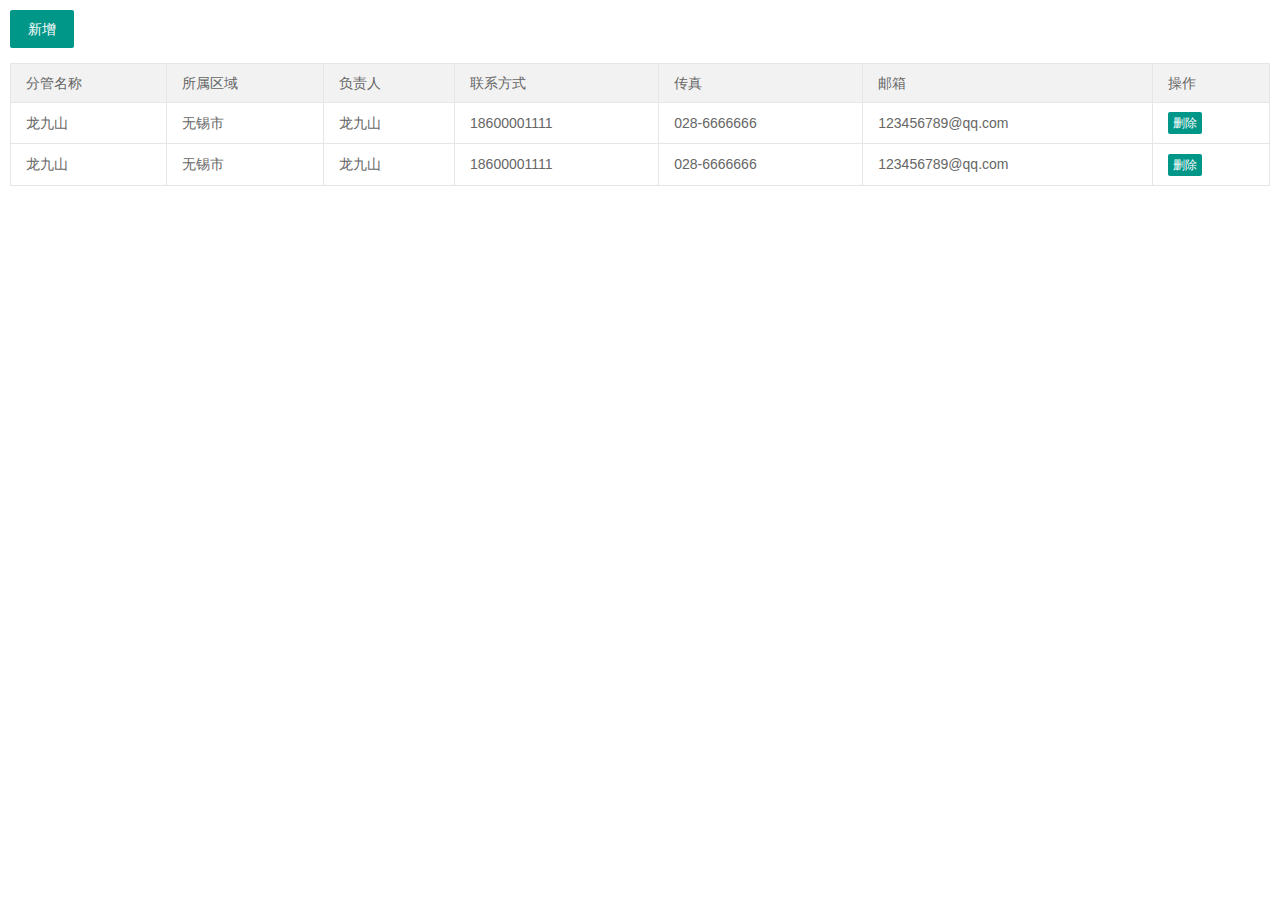
<file: biaodan/admin/tgls/base/base_customNewList.html>
<!DOCTYPE html>
<html>

	<head>
		<meta charset="UTF-8">
		<meta http-equiv="X-UA-Compatible" content="IE=edge,Chrome=1">
		<!-- Google Chrome Frame也可以让IE用上Chrome的引擎: -->
		<meta name="renderer" content="webkit">
		<!--国产浏览器高速模式-->
		<meta name="viewport" content="width=device-width, initial-scale=1">
		<meta name="author" content="穷在闹市" />
		<!-- 作者 -->
		<meta name="revised" content="穷在闹市.v3, 2019/05/01" />
		<!-- 定义页面的最新版本 -->
		<meta name="description" content="网站简介" />
		<!-- 网站简介 -->
		<meta name="keywords" content="搜索关键字，以半角英文逗号隔开" />
		<title>穷在闹市出品</title>

		<!-- 公共样式 开始 -->
		<link rel="stylesheet" type="text/css" href="../../css/base.css">
		<link rel="stylesheet" type="text/css" href="../../fonts/iconfont.css">
		<script type="text/javascript" src="../../framework/jquery-1.11.3.min.js"></script>
		<link rel="stylesheet" type="text/css" href="../../layui/css/layui.css">
		<script type="text/javascript" src="../../layui/layui.js"></script>
		<script src="../../framework/cframe.js"></script><!-- 仅供所有子页面使用 -->
		<!-- 公共样式 结束 -->
		
		<style>
			.searchResult{
				position: absolute;
				top: 50px;
				left: 15px;
				z-index: 10;
				background-color: #FFF;
				width: 100px;
				border: 1px solid #d2d2d2;
				border-radius: 2px;
			}
			.searchResult li{
			    padding: 0 10px;
			    line-height: 36px;
			    white-space: nowrap;
			    overflow: hidden;
			    text-overflow: ellipsis;
			    cursor: pointer;
			}
			.searchResult li:hover{
				background-color: #eee;
			}
		</style>
	</head>

	<body>
		<div class="cBody">
			<div class="console">
				<div class="layui-form-item">
					<a class="layui-btn" onclick="addCustomList('customList')">新增</a>
				</div>
			</div>
			
			<table id="customList" class="layui-table">
				<thead>
					<tr>
						<th>分管名称</th>
						<th>所属区域</th>
						<th>负责人</th>
						<th>联系方式</th>
						<th>传真</th>
						<th>邮箱</th>
						<th>操作</th>
					</tr>
				</thead>
				<tbody>
					<tr>
						<td>龙九山</td>
						<td>无锡市</td>
						<td>龙九山</td>
						<td>18600001111</td>
						<td>028-6666666</td>
						<td>123456789@qq.com</td>
						<td>
							<a class="layui-btn layui-btn-xs" onclick="delCustomList(this)">删除</a>
						</td>
					</tr>
					<tr>
						<td>龙九山</td>
						<td>无锡市</td>
						<td>龙九山</td>
						<td>18600001111</td>
						<td>028-6666666</td>
						<td>123456789@qq.com</td>
						<td>
							<a class="layui-btn layui-btn-xs" onclick="delCustomList(this)">删除</a>
						</td>
					</tr>
				</tbody>
			</table>
		</div>
		<script>
			//根据2018.03.01日 张家港客户需求改版的要求，在新的后台框架中提供以下功能
			//此功能只适用与提前加载后，进行搜索；

			//新增
			function addCustomList(id){
				var str = '<tr>'+
							'<td>'+
							    '<input type="tel" name="phone" lay-verify="required" autocomplete="off" class="layui-input" onkeyup="seachKeyup(this)">'+
							'</td>'+
							'<td>'+
							    '<input type="tel" name="phone" lay-verify="required" autocomplete="off" class="layui-input">'+
							'</td>'+
							'<td>'+
							    '<input type="tel" name="phone" lay-verify="required" autocomplete="off" class="layui-input">'+
							'</td>'+
							'<td>'+
							    '<input type="tel" name="phone" lay-verify="required" autocomplete="off" class="layui-input">'+
							'</td>'+
							'<td>'+
							    '<input type="tel" name="phone" lay-verify="required" autocomplete="off" class="layui-input">'+
							'</td>'+
							'<td>'+
							    '<input type="tel" name="phone" lay-verify="required" autocomplete="off" class="layui-input">'+
							'</td>'+
							'<td>'+
								'<a class="layui-btn layui-btn-xs" onclick="delCustomList(this)">删除</a>'+
							'</td>'+
						'</tr>';
				$("#"+id).append(str);
				
				//重新初始化Iframe的高度
				cframeInit();
			}
			
			//搜索按钮弹起
			function seachKeyup(_this){
				var w = $(_this).width()+10;
				$(_this).siblings().remove();
				
				var str = '<ul class="searchResult" style="width: '+w+'px">'+
						'<li onclick="seachChoose(this)">测试11</li>'+
						'<li onclick="seachChoose(this)">测试11</li>'+
						'<li onclick="seachChoose(this)">测试11</li>'+
						'<li onclick="seachChoose(this)">测试11</li>'+
					'</ul>';
				$(_this).after(str);
				
				//点击其他地方搜索下拉框消失
				$(document).click(function(){
					$(".searchResult").remove();
				});
				
				//点击input也消失
				$(_this).click(function(){
					$(".searchResult").remove();
				});
			}
			//搜索下拉选项选中
			function seachChoose(_this){
				$(_this).parent().siblings("input").val($(_this).text());
			}
			
			//删除
			function delCustomList(_this){
				layui.use(['form','laydate'], function() {
					layer.confirm('确定要删除么？', {
						btn: ['确定', '取消'] //按钮
					}, function() {
						$(_this).parent().parent().remove();
						layer.msg('删除成功', {
							icon: 1
						});
					}, function() {
						layer.msg('取消删除', {
							time: 2000 //20s后自动关闭
						});
					});
				});
			}

		</script>
	</body>

</html>
</file>
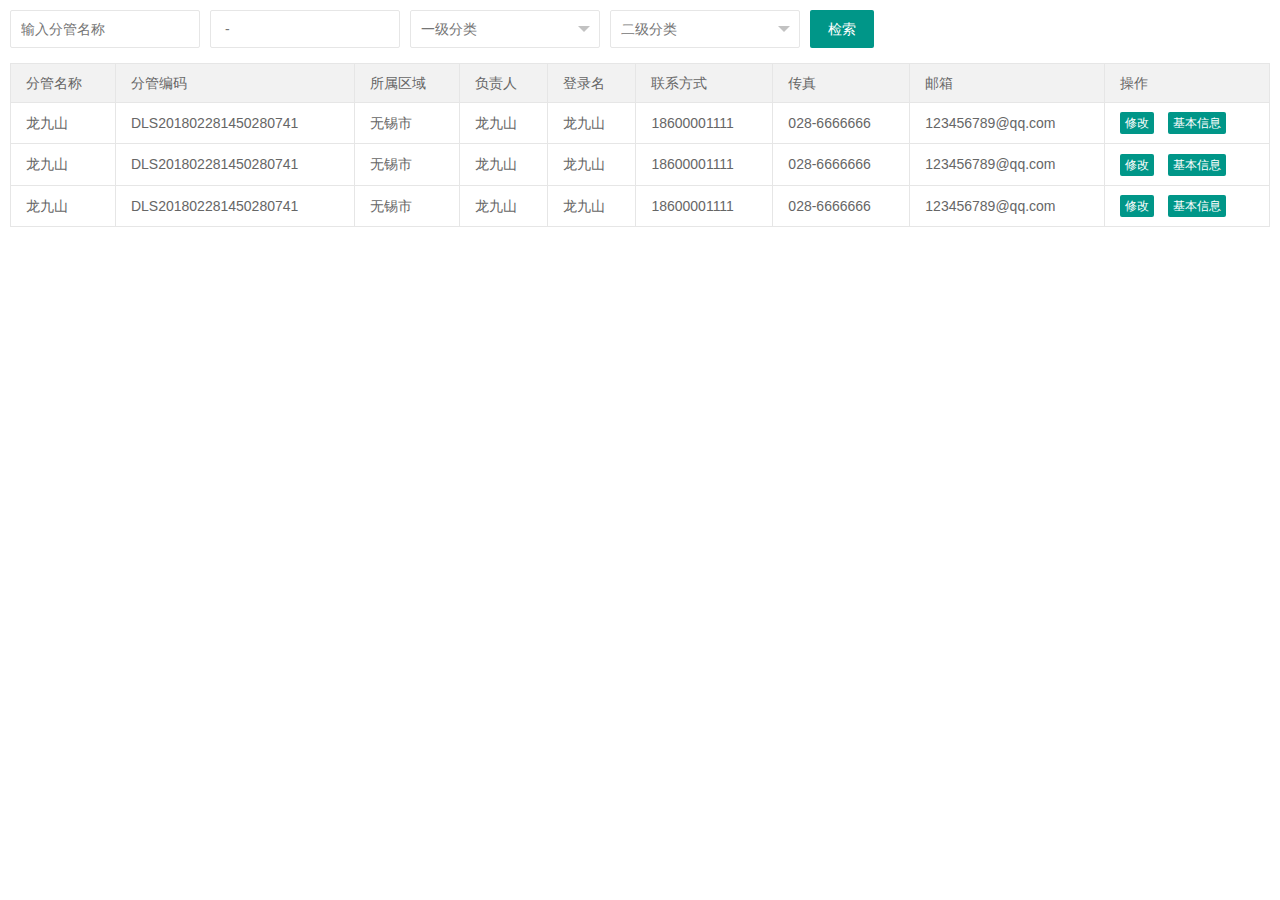
<file: biaodan/admin/tgls/base/base_list.html>
<!DOCTYPE html>
<html>

	<head>
		<meta charset="UTF-8">
		<meta http-equiv="X-UA-Compatible" content="IE=edge,Chrome=1">
		<!-- Google Chrome Frame也可以让IE用上Chrome的引擎: -->
		<meta name="renderer" content="webkit">
		<!--国产浏览器高速模式-->
		<meta name="viewport" content="width=device-width, initial-scale=1">
		<meta name="author" content="穷在闹市" />
		<!-- 作者 -->
		<meta name="revised" content="穷在闹市.v3, 2019/05/01" />
		<!-- 定义页面的最新版本 -->
		<meta name="description" content="网站简介" />
		<!-- 网站简介 -->
		<meta name="keywords" content="搜索关键字，以半角英文逗号隔开" />
		<title>穷在闹市出品</title>

		<!-- 公共样式 开始 -->
		<link rel="stylesheet" type="text/css" href="../../css/base.css">
		<link rel="stylesheet" type="text/css" href="../../fonts/iconfont.css">
		<script type="text/javascript" src="../../framework/jquery-1.11.3.min.js"></script>
		<link rel="stylesheet" type="text/css" href="../../layui/css/layui.css">
		<script type="text/javascript" src="../../layui/layui.js"></script>
		<script src="../../framework/cframe.js"></script><!-- 仅供所有子页面使用 -->
		<!-- 公共样式 结束 -->

	</head>

	<body>
		<div class="cBody">
			<div class="console">
				<form class="layui-form" action="">
					<div class="layui-form-item">
						<div class="layui-input-inline">
							<input type="text" name="name" required lay-verify="required" placeholder="输入分管名称" autocomplete="off" class="layui-input">
						</div>
						<div class="layui-input-inline">
				        	<input type="text" class="layui-input" id="time" placeholder=" - ">
						</div>
						<div class="layui-input-inline">
		                    <select name="provid" id="provid" lay-filter="provid">
		                        <option value="">一级分类</option>
		                    </select>
		                </div>
		                <div class="layui-input-inline">
		                    <select name="cityid" id="cityid" lay-filter="cityid">
		                        <option value="">二级分类</option>
		                    </select>
		                </div>
						<button class="layui-btn" lay-submit lay-filter="submitBut">检索</button>
					</div>
				</form>

				<script>
					layui.use(['form','laydate'], function() {
						var form = layui.form;
						var laydate = layui.laydate;
				
						//监听提交
						form.on('submit(submitBut)', function(data) {
							layer.msg(JSON.stringify(data.field));
							return false;
						});
						
						var newDate = new Date();
						nowTime = newDate.getFullYear()+"-"+(newDate.getMonth()+1)+"-"+newDate.getDate();
						laydate.render({
						    elem: '#time' 
					    	,range: '~'
//					    	,type: 'datetime'	//开启时分秒
					    	,format: 'yyyy-MM-dd'
					    	,max: nowTime	//min/max - 最小/大范围内的日期时间值
						});
					});
				</script>
			</div>
			
			<table class="layui-table">
				<thead>
					<tr>
						<th>分管名称</th>
						<th>分管编码</th>
						<th>所属区域</th>
						<th>负责人</th>
						<th>登录名</th>
						<th>联系方式</th>
						<th>传真</th>
						<th>邮箱</th>
						<th>操作</th>
					</tr>
				</thead>
				<tbody>
					<tr>
						<td>龙九山</td>
						<td>DLS201802281450280741</td>
						<td>无锡市</td>
						<td>龙九山</td>
						<td>龙九山</td>
						<td>18600001111</td>
						<td>028-6666666</td>
						<td>123456789@qq.com</td>
						<td>
							<button class="layui-btn layui-btn-xs">修改</button>
							<button class="layui-btn layui-btn-xs">基本信息</button>
						</td>
					</tr>
					<tr>
						<td>龙九山</td>
						<td>DLS201802281450280741</td>
						<td>无锡市</td>
						<td>龙九山</td>
						<td>龙九山</td>
						<td>18600001111</td>
						<td>028-6666666</td>
						<td>123456789@qq.com</td>
						<td>
							<button class="layui-btn layui-btn-xs">修改</button>
							<button class="layui-btn layui-btn-xs">基本信息</button>
						</td>
					</tr>
					<tr>
						<td>龙九山</td>
						<td>DLS201802281450280741</td>
						<td>无锡市</td>
						<td>龙九山</td>
						<td>龙九山</td>
						<td>18600001111</td>
						<td>028-6666666</td>
						<td>123456789@qq.com</td>
						<td>
							<button class="layui-btn layui-btn-xs">修改</button>
							<button class="layui-btn layui-btn-xs">基本信息</button>
						</td>
					</tr>
				</tbody>
			</table>
			
			<!-- layUI 分页模块 -->
			<div class="h_55"></div>
			<div id="pages"></div>
			<script>
				layui.use(['laypage', 'layer'], function() {
					var laypage = layui.laypage,
						layer = layui.layer;
				
					//总页数大于页码总数
					laypage.render({
					    elem: 'pages'
					    ,count: 100
					    ,layout: ['count', 'prev', 'page', 'next', 'limit', 'skip']
					    ,jump: function(obj){
					      console.log(obj)
					    }
					});
				});
			</script>
		</div>
	</body>

</html>
</file>
<file: biaodan/css/style.css>
﻿@chartset="utf-8";

.wrap_mar {
    width: 1200px;
    margin: auto;
}

/* 我要咨询 */
.wantConsult {
    margin-top: 30px;
}

.wantConsult .zxTitle {
    height: 68px;
    border-top: 2px solid #333333;
}

.wantConsult .zxTitle .p1 {
    font-size: 22px;
    line-height: 68px;
    color: #333;
}

.wantConsult .zxTitle .p2 .i14 {
    margin-top: 25px;
}

.wantConsult .zxTitle .p2 .i15 {
    margin-top: 31px;
}

.wantConsult .zxTitle .p2 span {
    margin: 30px 6px 0;
    font-size: 19px;
    font-style: italic;
    color: #333333;
}

.wantConsult_btm {
    height: 700px;
    overflow: hidden;
    margin-bottom: 30px;
}

.wantConsult_btm_left {
    width: 246px;
    padding-left: 35px;
    height: 700px;
    background: url('../images/sixpage1_21.png') no-repeat;
    background-size: 100% 100%;
}

.wantConsult_btm_left .sixPage {
    font-size: 24px;
    font-weight: bold;
    color: #fff;
    margin: 44px 0 25px;
}

.wantConsult_btm_left ul li {
    height: 42px;
    line-height: 42px;
    font-size: 17px;
    color: #fff;
}

.wantConsult_btm_left ul li i {
    background: url('../images/xuhao.png') no-repeat;
    margin: 10px 7px 0 0;
}

.wantConsult_btm_left ul li .i16 {
    width: 20px;
    height: 22px;
    background-position: -1px -1px;
}

.wantConsult_btm_left ul li .i17 {
    width: 21px;
    height: 22px;
    background-position: 0px -43px;
}

.wantConsult_btm_left ul li .i18 {
    width: 21px;
    height: 22px;
    background-position: 0px -85px;
}

.wantConsult_btm_left ul li .i19 {
    width: 21px;
    height: 22px;
    background-position: 0px -127px;
}

.wantConsult_btm_left ul li .i20 {
    width: 21px;
    height: 22px;
    background-position: 0px -169px;
}

.wantConsult_btm_left ul li .i21 {
    width: 21px;
    height: 22px;
    background-position: 0px -211px;
}

.wantConsult_btm_left ul li font {
    font-size: 12px;
}

.wantConsult_btm_left .chanQuan {
    font-size: 12px;
    color: #fff;
    margin-top: 35px;
    line-height: 18px;
}

.wantConsult_btm_right {
    width: 919px;
    height: 700px;
    background: url('../images/sixpage2.png') no-repeat;
    background-size: 100% 100%;
}

.wantConsult_btm_right .form {
    width: 510px;
    margin-left: 40px;
}

.wantConsult_btm_right .form textarea {
    padding: 15px 20px;
    width: 470px;
    height: 80px;
    line-height: 20px;
    font-size: 14px;
    color: #aeaeae;
    border-radius: 5px;
    margin-top: 40px;
    background: #f3f2f1;
    outline: none;
}

.wantConsult_btm_right .form .input_p {
    height: 40px;
    background: #f3f2f1;
    width: 490px;
    padding-left: 20px;
    border-radius: 5px;
    margin-top: 20px;
}

.wantConsult_btm_right .form .input_p .span1 {
    display: inline-block;
    height: 16px;
    line-height: 16px;
    border-right: 1px solid #d8d8d8;
    font-size: 16px;
    color: #404040;
    margin-top: 12px;
    text-align: text-justify;
}

.wantConsult_btm_right .input_p .txt {
    width: 270px;
    padding-left: 10px;
    border: none;
    background: #f3f2f1;
    height: 38px;
    line-height: 38px;
    outline: none;
    font-size: 14px;
    color: #aeaeae;
}

.wantConsult_btm_right .form textarea:focus {
    color: #666;
}

.wantConsult_btm_right .input_p .txt:focus {
    color: #666;
}

.input_p font {
    font-size: 14px;
    color: #666;
    margin-top: 12px;
    margin-right: 18px;
    margin-bottom: 18px
}

.radio_box {
    display: inline-block;
    position: relative;
    margin-left: 10px;
}

.radio_box label {
    width: 16px;
    height: 16px;
    position: absolute;
    top: -1px;
    left: 0px;
    border: 1px solid #878787;
    border-radius: 50%;
    background: #fff;
    cursor: pointer;
}

.radio_box input {
    margin-right: 4px;
    margin-top: 1px;
}

.radio_box input:checked+label {
    border: 1px solid #ec2020;
}

.radio_box input:checked+label:after {
    content: '';
    width: 10px;
    height: 10px;
    position: absolute;
    top: 3px;
    left: 3px;
    background: #ec2020;
    border-radius: 50%;
}

.check_box em {
    margin: 0 0 0 5px;
}

.input_p .span2 {
    display: block;
    width: 135px;
    height: 40px;
    border: none;
    border-left: 1px solid #d3d3d3;
    background: #ebebeb;
    color: #f22f2f;
    font-size: 15px;
    text-align: center;
    line-height: 40px;
    cursor: pointer;
    outline: none;
}

.sub_ziXun {
    margin-top: 30px;
    height: 50px;
    text-align: center;
}

.sub_ziXun input {
    width: 200px;
    height: 50px;
    font-size: 18px;
    color: #fff;
    background: #f43d3d;
    border-radius: 5px;
    border: none;
    outline: none;
}

.select_yixiang {
    width: 310px;
    height: 330px;
    background: rgba(255, 255, 255, .8);
    margin: 40px 40px 0 0;
    border-radius: 5px;
    position: relative;
}

.ninTitle {
    height: 45px;
    line-height: 45px;
    font-size: 15px;
    font-weight: bold;
    color: #666;
    padding-left: 18px;
    background: #f7f7f7;
    margin-bottom: 15px;
    border-radius: 5px 5px 0 0;
}

.ninTitle em {
    color: #f02c2c;
}

.select_yixiang li {
    height: 32px;
    line-height: 32px;
    font-size: 13px;
    color: #666666;
    background: url('../images/dian_81.png') no-repeat left center;
    margin-left: 18px;
    padding-left: 12px;
    cursor: pointer;
    overflow: hidden;
}

.select_yixiang li:hover {
    text-decoration: underline;
}

.select_yixiang .jiao {
    position: absolute;
    left: -8px;
    top: 19px;
    width: 8px;
    height: 12px;
    background: url('../images/jiao.png') no-repeat;
}

.select_yixiang li a {
    color: #666666;
}
</file>
<file: biaodan/css/index.css>
body{font-size: 13px;background: #eee}
h1{text-align: center;}
/*按钮样式*/
.simp-bt{background: none repeat scroll 0 0 #00b7ee;border-radius: 3px;color: #fff;cursor: pointer;display: inline-block;float: left;font-size: 14px;margin-left: 10px;padding: 0 18px;position: relative;text-align: center;line-height: 34px;transition: background .2s;-moz-transition: background .2s;-webkit-transition: background .2s;-o-transition: background .2s;border: 0}
.add-more{background: none repeat scroll 0 0 #b700cc}
.do_upload{background: none repeat scroll 0 0 #00b300;float: right}
.del-input{background: none repeat scroll 0 0 #ff0000}

/*伪类*/
.up_done:hover{background:none repeat scroll 0 0 #00a2d4}
.continue_upload:hover{background:none repeat scroll 0 0 #eee}
.open-input:hover{background:none repeat scroll 0 0 #00a2d4}
.del-input:hover{background:none repeat scroll 0 0 #ee0000}
.add-more:hover{background:none repeat scroll 0 0 #a777cc}
.do_upload:hover{background:none repeat scroll 0 0 #00aa00}
/*button end*/

.bar-hide{background: rgba(0,0,0,.5);position: fixed;right: 0;bottom: 0;left: 0;top: 0;opacity: 0;z-index: 1;}
.modal{display: none;}

.modal-content{z-index: 2;position: fixed;border-width: 1px 1px 2px;border-style: solid;border-color: #ccc #ccc #ddd;background-color: #fbfbfb;width: 50%;margin-left:auto;margin-right:auto;left: 0;right: 0;opacity: 0;top: 30px;}

.file-reader{padding: 1em;}
.add-more{margin-left: 5px}
.input-click{background: url(../img/add_img.png) no-repeat scroll center 5px transparent;border: 1px dashed #e6e6e6;color: #ccc;font-size: 18px;padding-top: 77px;position: relative;text-align: center;top: 0;}
#fileImg{display: none}
.chose-file{background: none repeat scroll 0 0 #00b7ee;border-radius: 3px;box-shadow: 0 1px 1px rgba(0,0,0,.1);color: #fff;cursor: pointer;display: inline-block;font-size: 18px;height: 44px;line-height: 44px;width: 90%;min-width: 120px;margin: 0 auto;overflow: hidden;transition: background .2s;-moz-transition: background .2s;-webkit-transition: background .2s;-o-transition: background .2s;}
.chose-file:hover{background:none repeat scroll 0 0 #00a2d4}

/*图片浏览 结果集*/
#result{border-top: 1px solid #dadada;height: 45px;line-height: 45px;padding: 0 10px;position: relative;vertical-align: middle;background-color: #fff;}
#result_info{float: left;color: #666;display: inline-block;}
#result-btn{position: absolute;right: 16px;line-height: 30px;top: 6px;}
.continue_upload{background: none repeat scroll 0 0 #fff;border: 1px solid #cfcfcf;border-radius: 3px;color: #565656;cursor: pointer;display: inline-block;float: left;font-size: 14px;margin-left: 10px;padding: 0 18px;position: relative;text-align: center;line-height: 32px;transition: border .2s;-moz-transition: border .2s;-webkit-transition: border .2s;-o-transition: border .2s;}


.uploadImg{margin: 0 auto}

.load_preview{border-top: 1px solid #d2d2d2;border-bottom: 1px solid #bbb;background-color: #fff;overflow: hidden;}
.file-append{height: 100%;margin: 1em;float: left;position: relative;}
.del-temp-file{margin: 0;left: 0;right: 0;position: absolute;top: 0;height: 0;padding: 0;margin: 0;opacity: .8;color: #fff;background: none repeat scroll 0 0 #000;transition: all .5s;-moz-transition: all .5s;-webkit-transition: all .5s;-o-transition: all .5s;overflow: hidden;}
.del-temp-file-hover{cursor: pointer;height: 30px}
.file_name{margin: 0;white-space: nowrap;width: 66%;overflow: hidden;-o-text-overflow: ellipsis;text-overflow: ellipsis;float: left;}
.file_del{background: url(../img/delete_white.png) no-repeat scroll 0 0 transparent;width: 18px;height: 18px;display: inline;-moz-user-select: none;position: absolute;right: 3px;margin-top: 4px;}
.file-append a{display: table-cell;text-align: center;vertical-align: middle;border: 1px solid #dfdfdf;background: url(../img/bg.png) no-repeat scroll center 0 transparent;
}
.upload-file{border: 0;max-width: 100%!important;height: auto!important;vertical-align: middle;}
.upload_fail{display: none;margin: 0;position: absolute;bottom: 0;height: 24px;left: 0;right: 0;background: none repeat scroll 0 0 red;color: #fff;text-align: center;}
.upload_success{display: none;margin: 0;position: absolute;bottom: 0;height: 40px;left: 0;right: 0;background: url(../img/success.png) no-repeat scroll right bottom transparent;}

.btn-control button{margin: 5px}
.clear{clear: both;content: ''}

/*样式参考来源  http://www.jq22.com/jquery-info1845*/
</file>
<file: biaodan/admin/css/base.css>
@charset "utf-8";
/* 公共样式 */
body {font-size: 14px; font-family: "Microsoft YaHei","微软雅黑";	color: #333333;-webkit-text-size-adjust: 100%;-ms-text-size-adjust: 100%;-webkit-tap-highlight-color:rgba(0,0,0,0);}
body,div,dl,dt,dd,ul,ol,li,h1,h2,h3,h4,h5,h6,pre,code,form,fieldset,legend,input,textarea,p,blockquote,th,td,hr,button,article,aside,details,figcaption,figure,footer,header,hgroup,menu,nav,section{margin:0;padding:0}
input,select,textarea{font-size:100%}
table{border-collapse:collapse;border-spacing:0}
fieldset,img{border:0}
abbr,acronym{border:0;font-variant:normal}
del{text-decoration:line-through}
address,caption,cite,code,dfn,em,th,var{font-style:normal;font-weight:normal}
ol,ul{list-style:none}
caption,th{text-align:left}
h1,h2,h3,h4,h5,h6{font-size:100%;font-weight:normal}
q:before,q:after{content:''}
button{outline:0;border:none;}
a:hover{text-decoration:none}
ins,a{text-decoration:none}
textarea {resize: none;}
iframe,img {border:0;}
ul,ol {list-style:none;}
a{color: #333333;text-decoration: none;}
input[type="text"],[type="password"],[type="button"], input[type="submit"], input[type="reset"] {
	-webkit-appearance: none;
	outline: none;
}
select{
	/*-webkit-appearance: none;去掉select的下箭头*/
	outline: none;
}
textarea {  -webkit-appearance: none;}
/***全局公共样式 - 开始***/
.h_10{
	height: 10px;
}
.h_30{
	height: 30px;
}
.h_55{
	height: 55px;
}
.h_500{
	height: 500px !important;
}
.no_mr{
	margin-right: 0px !important;
}
.no_mb{
	margin-bottom: 0px !important;
}
.no_bb{
	border-bottom: 0px !important;
}
iframe{
	display: block;
    border: 0px;
}
img{
	display: block;
}
.cBody{
	padding: 10px;
	display: block;
	position: relative;
}
i.bt{
	float: left;
	height: 38px;
	line-height: 38px;
	color: #9f191f;
	font-size: 20px;
}
/***全局公共样式 - 结束***/


/***子页面公共样式 - 开始***/
.shortInput{
	width: 40% !important;
}
/***子页面公共样式 - 结束***/


/***图片放大缩小 - 开始***/
.imgBig{
	position: absolute;
	top: 8px;
	left: 8px;
	z-index: 1000;
	box-shadow: 0 0 10px #888;
	-webkit-box-shadow: 0 0 10px #888;
	-moz-box-shadow: 0 0 10px #888;
	-o-box-shadow: 0 0 10px #888;
}
.imgSmall{
	position: static;
	box-shadow: none;
	-webkit-box-shadow: none;
	-moz-box-shadow: none;
	-o-box-shadow: none;
}
/***图片放大缩小 - 结束***/

/***打印模版样式 - 开始***/
.printTable th, .printTable td{
	border-color: #999 !important;
	color: #000;
}
.printTable .textCenter{
	text-align: center;
}
.printTable .font20{
	font-size: 20px;
	font-weight: 600;
}
.printTable .printName{
	text-align: center;
	font-size: 24px;
	font-weight: 500;
	padding: 20px 0;
	color: #000;
	border-bottom: 0;
}
.printTable .printSmallName{
	text-align: center;
	font-size: 14px;
	padding: 0;
	color: #000;
	border-top: 0;
	border-bottom: 0;
}
.printTable .printDis{
	border-top: 0;
	border-bottom: 0;
}
.printTable .printDis span{
	float: left;
	width: 50%;
	font-size: 16px;
	color: #000;
	line-height: 40px;
}
.printTable .printDis span.right{
	text-align: right;
}
.printTable .printOperator{
	border-top: 0;
}
.printTable .printOperator span{
	float: left;
	width: 50%;
	font-size: 16px;
	color: #000;
	line-height: 40px;
}
.printTable .printOperator .three{
	float: left;
	font-size: 16px;
	color: #000;
	line-height: 40px;
}
.printTable .printOperator span.right{
	text-align: right;
}
/***打印模版样式 - 结束***/

/***复写纸3层打印模版样式 - 开始***/
.printTable_fxz3 th, .printTable_fxz3 td{
	border-color: #999 !important;
	color: #000;
	padding: 2px 5px !important;
}
.printTable_fxz3 .textCenter{
	text-align: center;
}
.printTable_fxz3 .font20{
	font-size: 18px;
	font-weight: 600;
}
.printTable_fxz3 .printName{
	text-align: center;
	font-size: 18px;
	font-weight: 500;
	padding: 10px 0;
	color: #000;
	border-bottom: 0;
}
.printTable_fxz3 .printSmallName{
	text-align: center;
	font-size: 14px;
	padding: 0;
	color: #000;
	border-top: 0;
	border-bottom: 0;
	line-height: 16px;
	padding: 0px 10px !important;
}
.printTable_fxz3 .printDis{
	border-top: 0;
	border-bottom: 0;
	padding: 0px 5px !important;
}
.printTable_fxz3 .printDis span{
	float: left;
	width: 50%;
	font-size: 14px;
	color: #000;
	line-height: 22px;
}
.printTable_fxz3 .printDis span.right{
	text-align: right;
}
.printTable_fxz3 .printOperator{
	border-top: 0;
}
.printTable_fxz3 .printOperator span{
	float: left;
	width: 50%;
	font-size: 16px;
	color: #000;
	line-height: 40px;
}
.printTable_fxz3 .printOperator .three{
	float: left;
	font-size: 14px;
	color: #000;
	line-height: 26px;
}
.printTable_fxz3 .printOperator span.right{
	text-align: right;
}
/***复写纸3层打印模版样式 - 结束***/

/***自定义滚动条样式修改 - 开始***/
.mCSB_container {
    overflow: visible !important;
}
/***自定义滚动条样式修改 - 结束***/

/***table操作iconfont - 开始***/
.operationICONBut {
	font-size: 18px;
	margin-right: 3px;
}
/***table操作iconfont - 结束***/

/***分页样式 - 开始***/
#pages {
	width: 100%;
	text-align: center;
	background-color: #FFF;
	position: fixed;
	top: 800px;
	left: 0px;
	z-index: 10;
	border-top: 1px solid #DDD;
}
/***分页样式 - 结束***/
</file>
<file: biaodan/admin/fonts/iconfont.css>
@font-face {font-family: "iconfont";
  src: url('iconfont.eot?t=1546999577457'); /* IE9 */
  src: url('iconfont.eot?t=1546999577457#iefix') format('embedded-opentype'), /* IE6-IE8 */
  url('iconfont.woff2') format('woff2'), /* chrome、firefox */
  url('iconfont.woff?t=1546999577457') format('woff'),
  url('iconfont.ttf?t=1546999577457') format('truetype'), /* chrome, firefox, opera, Safari, Android, iOS 4.2+ */
  url('iconfont.svg?t=1546999577457#iconfont') format('svg'); /* iOS 4.1- */
}

.iconfont {
  font-family: "iconfont" !important;
  font-size: 16px;
  font-style: normal;
  -webkit-font-smoothing: antialiased;
  -moz-osx-font-smoothing: grayscale;
}

.icon-shanchu:before {
  content: "\e601";
}

.icon-tubiao202:before {
  content: "\e639";
}

.icon-shangpin:before {
  content: "\e619";
}

.icon-updir:before {
  content: "\e7de";
}

.icon-htmal5icon23:before {
  content: "\e63c";
}

.icon-xiugaimima:before {
  content: "\e608";
}

.icon-arrow-down:before {
  content: "\e648";
}

.icon-huojian:before {
  content: "\e612";
}

.icon-zhishi:before {
  content: "\e615";
}

.icon-caigou:before {
  content: "\e618";
}

.icon-084tuichu:before {
  content: "\e659";
}

.icon-iconfontarrows1:before {
  content: "\e626";
}

.icon-iconfonticonfonti2copy:before {
  content: "\e62d";
}

.icon-icon1:before {
  content: "\e62f";
}

.icon-duigou:before {
  content: "\e60e";
}

.icon-yonghu1:before {
  content: "\e652";
}

.icon-yijiedan:before {
  content: "\e60d";
}

.icon-biaodanwancheng:before {
  content: "\e7ce";
}

.icon-icon:before {
  content: "\e654";
}

.icon-peisong2:before {
  content: "\e6c1";
}

.icon-ai-wallet:before {
  content: "\e671";
}

.icon-mima1:before {
  content: "\e65b";
}

.icon-up-copy:before {
  content: "\e600";
}

.icon-shanchu2:before {
  content: "\e647";
}

.icon-tongzhi:before {
  content: "\e64e";
}

.icon-yonghu:before {
  content: "\e604";
}

.icon-caiwu:before {
  content: "\e67a";
}

.icon-liuliangyunpingtaitubiao03:before {
  content: "\e689";
}

.icon-triangle_right:before {
  content: "\e605";
}

.icon-dajiantouyou:before {
  content: "\e72a";
}

.icon-dajiantouzuo:before {
  content: "\e72b";
}

.icon-chacha:before {
  content: "\e61a";
}

.icon-yingyongzhongxin:before {
  content: "\e623";
}

.icon-tubiao-:before {
  content: "\e606";
}

.icon-zhuyidapx:before {
  content: "\e617";
}

.icon-yunying:before {
  content: "\e67d";
}

.icon-caigoudan:before {
  content: "\e61d";
}

.icon-xiaolian-line:before {
  content: "\e6a2";
}

.icon-dingdan:before {
  content: "\e637";
}

.icon-xiangxiajiantoucuxiao:before {
  content: "\e8c8";
}

.icon-xiangshangjiantoucuxiao:before {
  content: "\e8d8";
}

.icon-survey:before {
  content: "\e613";
}

.icon-xianshiqi:before {
  content: "\e60f";
}

.icon-xiugaimima1:before {
  content: "\e616";
}

.icon-shezhi:before {
  content: "\e63b";
}

.icon-gerenzhongxin-denglu:before {
  content: "\e602";
}

.icon-shouye:before {
  content: "\e699";
}

.icon-full-screen:before {
  content: "\e607";
}

.icon-peisong:before {
  content: "\e625";
}

.icon-compress:before {
  content: "\e60b";
}

.icon-ercifenjian:before {
  content: "\e614";
}

.icon-huaban:before {
  content: "\e6b5";
}

.icon-wodeyewuyuan:before {
  content: "\e691";
}

.icon-tuichuquanping:before {
  content: "\e672";
}

.icon-quanping:before {
  content: "\e673";
}

.icon-biaodanpeizhi:before {
  content: "\e674";
}

.icon-gongyingshang:before {
  content: "\e609";
}

.icon-huitutiaosepan:before {
  content: "\e631";
}

.icon-shuangxiajiantou-:before {
  content: "\e610";
}

.icon-shuangshangjiantou-:before {
  content: "\e611";
}

.icon-shuangyoujiantou-:before {
  content: "\e62a";
}

.icon-shuangzuojiantou-:before {
  content: "\e62b";
}

.icon-caidan-shousuo:before {
  content: "\e6a3";
}

.icon-caidan-dakai:before {
  content: "\e6a4";
}

.icon-tongzhigonggao1:before {
  content: "\e603";
}
</file>
<file: biaodan/admin/layui/css/layui.css>
/** layui-v2.2.5 MIT License By https://www.layui.com */
 .layui-inline,img{display:inline-block;vertical-align:middle}h1,h2,h3,h4,h5,h6{font-weight:400}.layui-edge,.layui-header,.layui-inline,.layui-main{position:relative}.layui-btn,.layui-edge,.layui-inline,img{vertical-align:middle}.layui-btn,.layui-disabled,.layui-icon,.layui-unselect{-webkit-user-select:none;-ms-user-select:none;-moz-user-select:none}blockquote,body,button,dd,div,dl,dt,form,h1,h2,h3,h4,h5,h6,input,li,ol,p,pre,td,textarea,th,ul{margin:0;padding:0;-webkit-tap-highlight-color:rgba(0,0,0,0)}a:active,a:hover{outline:0}img{border:none}li{list-style:none}table{border-collapse:collapse;border-spacing:0}h4,h5,h6{font-size:100%}button,input,optgroup,option,select,textarea{font-family:inherit;font-size:inherit;font-style:inherit;font-weight:inherit;outline:0}pre{white-space:pre-wrap;white-space:-moz-pre-wrap;white-space:-pre-wrap;white-space:-o-pre-wrap;word-wrap:break-word}body{line-height:24px;font:14px Helvetica Neue,Helvetica,PingFang SC,\5FAE\8F6F\96C5\9ED1,Tahoma,Arial,sans-serif}hr{height:1px;margin:10px 0;border:0;clear:both}a{color:#333;text-decoration:none}a:hover{color:#777}a cite{font-style:normal;*cursor:pointer}.layui-border-box,.layui-border-box *{box-sizing:border-box}.layui-box,.layui-box *{box-sizing:content-box}.layui-clear{clear:both;*zoom:1}.layui-clear:after{content:'\20';clear:both;*zoom:1;display:block;height:0}.layui-inline{*display:inline;*zoom:1}.layui-edge{display:inline-block;width:0;height:0;border-width:6px;border-style:dashed;border-color:transparent;overflow:hidden}.layui-edge-top{top:-4px;border-bottom-color:#999;border-bottom-style:solid}.layui-edge-right{border-left-color:#999;border-left-style:solid}.layui-edge-bottom{top:2px;border-top-color:#999;border-top-style:solid}.layui-edge-left{border-right-color:#999;border-right-style:solid}.layui-elip{text-overflow:ellipsis;overflow:hidden;white-space:nowrap}.layui-disabled,.layui-disabled:hover{color:#d2d2d2!important;cursor:not-allowed!important}.layui-circle{border-radius:100%}.layui-show{display:block!important}.layui-hide{display:none!important}@font-face{font-family:layui-icon;src:url(../font/iconfont.eot?v=220);src:url(../font/iconfont.eot?v=220#iefix) format('embedded-opentype'),url(../font/iconfont.svg?v=220#iconfont) format('svg'),url(../font/iconfont.woff?v=220) format('woff'),url(../font/iconfont.ttf?v=220) format('truetype')}.layui-icon{font-family:layui-icon!important;font-size:16px;font-style:normal;-webkit-font-smoothing:antialiased;-moz-osx-font-smoothing:grayscale}.layui-icon-duihua:before{content:"\e611"}.layui-icon-shezhi:before{content:"\e614"}.layui-icon-yinshenim:before{content:"\e60f"}.layui-icon-search:before{content:"\e615"}.layui-icon-fenxiang1:before{content:"\e641"}.layui-icon-shezhi1:before{content:"\e620"}.layui-icon-yinqing:before{content:"\e628"}.layui-icon-yuejuancuohao:before{content:"\1006"}.layui-icon-cuo:before{content:"\1007"}.layui-icon-baobiao:before{content:"\e629"}.layui-icon-star:before{content:"\e600"}.layui-icon-yuandian:before{content:"\e617"}.layui-icon-chat:before{content:"\e606"}.layui-icon-logo:before{content:"\e609"}.layui-icon-list:before{content:"\e60a"}.layui-icon-tubiao:before{content:"\e62c"}.layui-icon-right:before{content:"\1005"}.layui-icon-huanfu2:before{content:"\e61b"}.layui-icon-On-line:before{content:"\e610"}.layui-icon-biaoge:before{content:"\e62d"}.layui-icon-youyou:before{content:"\e602"}.layui-icon-zuozuo:before{content:"\e603"}.layui-icon-cart-simple:before{content:"\e698"}.layui-icon-cry:before{content:"\e69c"}.layui-icon-smile:before{content:"\e6af"}.layui-icon-survey:before{content:"\e6b2"}.layui-icon-tree:before{content:"\e62e"}.layui-icon-iconfont17:before{content:"\e62f"}.layui-icon-tianjia:before{content:"\e61f"}.layui-icon-xiazai:before{content:"\e601"}.layui-icon-xuanzemoban48:before{content:"\e630"}.layui-icon-gongju:before{content:"\e631"}.layui-icon-face-surprised:before{content:"\e664"}.layui-icon-bianji:before{content:"\e642"}.layui-icon-speaker:before{content:"\e645"}.layui-icon-xiangxia:before{content:"\e61a"}.layui-icon-wenjian:before{content:"\e621"}.layui-icon-layouts:before{content:"\e632"}.layui-icon-duigou:before{content:"\e618"}.layui-icon-tianjia1:before{content:"\e608"}.layui-icon-yaoyaozhibofanye:before{content:"\e633"}.layui-icon-read:before{content:"\e705"}.layui-icon-404:before{content:"\e61c"}.layui-icon-lunbozutu:before{content:"\e634"}.layui-icon-help:before{content:"\e607"}.layui-icon-daima1:before{content:"\e635"}.layui-icon-jinshui:before{content:"\e636"}.layui-icon-find-fill:before{content:"\e670"}.layui-icon-about:before{content:"\e60b"}.layui-icon-location:before{content:"\e715"}.layui-icon-xiangshang:before{content:"\e619"}.layui-icon-pause:before{content:"\e651"}.layui-icon-riqi:before{content:"\e637"}.layui-icon-uploadfile:before{content:"\e61d"}.layui-icon-delete:before{content:"\e640"}.layui-icon-play:before{content:"\e652"}.layui-icon-top:before{content:"\e604"}.layui-icon-haoyouqingqiu:before{content:"\e612"}.layui-icon-weibiaoti1:before{content:"\e605"}.layui-icon-chuangkou:before{content:"\e638"}.layui-icon-comiisbiaoqing:before{content:"\e60c"}.layui-icon-zhengque:before{content:"\e616"}.layui-icon-dollar:before{content:"\e659"}.layui-icon-iconfontwodehaoyou:before{content:"\e613"}.layui-icon-wenjianxiazai:before{content:"\e61e"}.layui-icon-tupian:before{content:"\e60d"}.layui-icon-lianjie:before{content:"\e64c"}.layui-icon-diamond:before{content:"\e735"}.layui-icon-jilu:before{content:"\e60e"}.layui-icon-liucheng:before{content:"\e622"}.layui-icon-fontstrikethrough:before{content:"\e64f"}.layui-icon-unlink:before{content:"\e64d"}.layui-icon-bianjiwenzi:before{content:"\e639"}.layui-icon-sanjiao:before{content:"\e623"}.layui-icon-danxuankuanghouxuan:before{content:"\e63f"}.layui-icon-danxuankuangxuanzhong:before{content:"\e643"}.layui-icon-juzhongduiqi:before{content:"\e647"}.layui-icon-youduiqi:before{content:"\e648"}.layui-icon-zuoduiqi:before{content:"\e649"}.layui-icon-gongsisvgtubiaozongji22:before{content:"\e626"}.layui-icon-gongsisvgtubiaozongji23:before{content:"\e627"}.layui-icon-refresh-2:before{content:"\1002"}.layui-icon-loading-1:before{content:"\e63e"}.layui-icon-return:before{content:"\e65c"}.layui-icon-jiacu:before{content:"\e62b"}.layui-icon-uploading:before{content:"\e67c"}.layui-icon-liaotianduihuaimgoutong:before{content:"\e63a"}.layui-icon-video:before{content:"\e6ed"}.layui-icon-headset:before{content:"\e6fc"}.layui-icon-wenjianjiafan:before{content:"\e624"}.layui-icon-shouji:before{content:"\e63b"}.layui-icon-tianjia2:before{content:"\e654"}.layui-icon-wenjianjia:before{content:"\e7a0"}.layui-icon-biaoqing:before{content:"\e650"}.layui-icon-html:before{content:"\e64b"}.layui-icon-biaodan:before{content:"\e63c"}.layui-icon-cart:before{content:"\e657"}.layui-icon-camera-fill:before{content:"\e65d"}.layui-icon-25:before{content:"\e62a"}.layui-icon-emwdaima:before{content:"\e64e"}.layui-icon-fire:before{content:"\e756"}.layui-icon-set:before{content:"\e716"}.layui-icon-zitixiahuaxian:before{content:"\e646"}.layui-icon-sanjiao1:before{content:"\e625"}.layui-icon-tips:before{content:"\e702"}.layui-icon-tupian-copy-copy:before{content:"\e64a"}.layui-icon-more-vertical:before{content:"\e671"}.layui-icon-zhuti2:before{content:"\e66c"}.layui-icon-loading:before{content:"\e63d"}.layui-icon-xieti:before{content:"\e644"}.layui-icon-refresh-1:before{content:"\e666"}.layui-icon-rmb:before{content:"\e65e"}.layui-icon-home:before{content:"\e68e"}.layui-icon-user:before{content:"\e770"}.layui-icon-notice:before{content:"\e667"}.layui-icon-voice:before{content:"\e688"}.layui-icon-download:before{content:"\e681"}.layui-icon-snowflake:before{content:"\e6b1"}.layui-icon-yemian1:before{content:"\e655"}.layui-icon-template:before{content:"\e663"}.layui-icon-auz:before{content:"\e672"}.layui-icon-console:before{content:"\e665"}.layui-icon-app:before{content:"\e653"}.layui-icon-xiayiye:before{content:"\e65a"}.layui-icon-website:before{content:"\e7ae"}.layui-icon-xiayiye1:before{content:"\e65b"}.layui-icon-component:before{content:"\e857"}.layui-icon-more:before{content:"\e65f"}.layui-icon-shrink-right:before{content:"\e668"}.layui-icon-spread-left:before{content:"\e66b"}.layui-icon-camera:before{content:"\e660"}.layui-icon-note:before{content:"\e66e"}.layui-icon-refresh:before{content:"\e669"}.layui-icon-nv:before{content:"\e661"}.layui-icon-nan:before{content:"\e662"}.layui-icon-senior:before{content:"\e674"}.layui-icon-theme:before{content:"\e66a"}.layui-icon-tread:before{content:"\e6c5"}.layui-icon-praise:before{content:"\e6c6"}.layui-icon-star-fill:before{content:"\e658"}.layui-icon-template-1:before{content:"\e656"}.layui-icon-loading-2:before{content:"\e66d"}.layui-main{width:1140px;margin:0 auto}.layui-header{z-index:1000;height:60px}.layui-header a:hover{transition:all .5s;-webkit-transition:all .5s}.layui-side{position:fixed;top:0;bottom:0;z-index:999;width:200px;overflow-x:hidden}.layui-side-scroll{width:220px;height:100%;overflow-x:hidden}.layui-body{position:absolute;left:200px;right:0;top:0;bottom:0;z-index:998;width:auto;overflow:hidden;overflow-y:auto;box-sizing:border-box}.layui-layout-body{overflow:hidden}.layui-layout-admin .layui-header{background-color:#23262E}.layui-layout-admin .layui-side{top:60px;width:200px;overflow-x:hidden}.layui-layout-admin .layui-body{top:60px;bottom:44px}.layui-layout-admin .layui-main{width:auto;margin:0 15px}.layui-layout-admin .layui-footer{position:fixed;left:200px;right:0;bottom:0;height:44px;line-height:44px;padding:0 15px;background-color:#eee}.layui-layout-admin .layui-logo{position:absolute;left:0;top:0;width:200px;height:100%;line-height:60px;text-align:center;color:#009688;font-size:16px}.layui-layout-admin .layui-header .layui-nav{background:0 0}.layui-layout-left{position:absolute!important;left:200px;top:0}.layui-layout-right{position:absolute!important;right:0;top:0}.layui-container{position:relative;margin:0 auto;padding:0 15px;box-sizing:border-box}.layui-fluid{position:relative;margin:0 auto;padding:0 15px}.layui-row:after,.layui-row:before{content:'';display:block;clear:both}.layui-col-lg1,.layui-col-lg10,.layui-col-lg11,.layui-col-lg12,.layui-col-lg2,.layui-col-lg3,.layui-col-lg4,.layui-col-lg5,.layui-col-lg6,.layui-col-lg7,.layui-col-lg8,.layui-col-lg9,.layui-col-md1,.layui-col-md10,.layui-col-md11,.layui-col-md12,.layui-col-md2,.layui-col-md3,.layui-col-md4,.layui-col-md5,.layui-col-md6,.layui-col-md7,.layui-col-md8,.layui-col-md9,.layui-col-sm1,.layui-col-sm10,.layui-col-sm11,.layui-col-sm12,.layui-col-sm2,.layui-col-sm3,.layui-col-sm4,.layui-col-sm5,.layui-col-sm6,.layui-col-sm7,.layui-col-sm8,.layui-col-sm9,.layui-col-xs1,.layui-col-xs10,.layui-col-xs11,.layui-col-xs12,.layui-col-xs2,.layui-col-xs3,.layui-col-xs4,.layui-col-xs5,.layui-col-xs6,.layui-col-xs7,.layui-col-xs8,.layui-col-xs9{position:relative;display:block;box-sizing:border-box}.layui-col-xs1,.layui-col-xs10,.layui-col-xs11,.layui-col-xs12,.layui-col-xs2,.layui-col-xs3,.layui-col-xs4,.layui-col-xs5,.layui-col-xs6,.layui-col-xs7,.layui-col-xs8,.layui-col-xs9{float:left}.layui-col-xs1{width:8.33333333%}.layui-col-xs2{width:16.66666667%}.layui-col-xs3{width:25%}.layui-col-xs4{width:33.33333333%}.layui-col-xs5{width:41.66666667%}.layui-col-xs6{width:50%}.layui-col-xs7{width:58.33333333%}.layui-col-xs8{width:66.66666667%}.layui-col-xs9{width:75%}.layui-col-xs10{width:83.33333333%}.layui-col-xs11{width:91.66666667%}.layui-col-xs12{width:100%}.layui-col-xs-offset1{margin-left:8.33333333%}.layui-col-xs-offset2{margin-left:16.66666667%}.layui-col-xs-offset3{margin-left:25%}.layui-col-xs-offset4{margin-left:33.33333333%}.layui-col-xs-offset5{margin-left:41.66666667%}.layui-col-xs-offset6{margin-left:50%}.layui-col-xs-offset7{margin-left:58.33333333%}.layui-col-xs-offset8{margin-left:66.66666667%}.layui-col-xs-offset9{margin-left:75%}.layui-col-xs-offset10{margin-left:83.33333333%}.layui-col-xs-offset11{margin-left:91.66666667%}.layui-col-xs-offset12{margin-left:100%}@media screen and (max-width:768px){.layui-hide-xs{display:none!important}.layui-show-xs-block{display:block!important}.layui-show-xs-inline{display:inline!important}.layui-show-xs-inline-block{display:inline-block!important}}@media screen and (min-width:768px){.layui-container{width:750px}.layui-hide-sm{display:none!important}.layui-show-sm-block{display:block!important}.layui-show-sm-inline{display:inline!important}.layui-show-sm-inline-block{display:inline-block!important}.layui-col-sm1,.layui-col-sm10,.layui-col-sm11,.layui-col-sm12,.layui-col-sm2,.layui-col-sm3,.layui-col-sm4,.layui-col-sm5,.layui-col-sm6,.layui-col-sm7,.layui-col-sm8,.layui-col-sm9{float:left}.layui-col-sm1{width:8.33333333%}.layui-col-sm2{width:16.66666667%}.layui-col-sm3{width:25%}.layui-col-sm4{width:33.33333333%}.layui-col-sm5{width:41.66666667%}.layui-col-sm6{width:50%}.layui-col-sm7{width:58.33333333%}.layui-col-sm8{width:66.66666667%}.layui-col-sm9{width:75%}.layui-col-sm10{width:83.33333333%}.layui-col-sm11{width:91.66666667%}.layui-col-sm12{width:100%}.layui-col-sm-offset1{margin-left:8.33333333%}.layui-col-sm-offset2{margin-left:16.66666667%}.layui-col-sm-offset3{margin-left:25%}.layui-col-sm-offset4{margin-left:33.33333333%}.layui-col-sm-offset5{margin-left:41.66666667%}.layui-col-sm-offset6{margin-left:50%}.layui-col-sm-offset7{margin-left:58.33333333%}.layui-col-sm-offset8{margin-left:66.66666667%}.layui-col-sm-offset9{margin-left:75%}.layui-col-sm-offset10{margin-left:83.33333333%}.layui-col-sm-offset11{margin-left:91.66666667%}.layui-col-sm-offset12{margin-left:100%}}@media screen and (min-width:992px){.layui-container{width:970px}.layui-hide-md{display:none!important}.layui-show-md-block{display:block!important}.layui-show-md-inline{display:inline!important}.layui-show-md-inline-block{display:inline-block!important}.layui-col-md1,.layui-col-md10,.layui-col-md11,.layui-col-md12,.layui-col-md2,.layui-col-md3,.layui-col-md4,.layui-col-md5,.layui-col-md6,.layui-col-md7,.layui-col-md8,.layui-col-md9{float:left}.layui-col-md1{width:8.33333333%}.layui-col-md2{width:16.66666667%}.layui-col-md3{width:25%}.layui-col-md4{width:33.33333333%}.layui-col-md5{width:41.66666667%}.layui-col-md6{width:50%}.layui-col-md7{width:58.33333333%}.layui-col-md8{width:66.66666667%}.layui-col-md9{width:75%}.layui-col-md10{width:83.33333333%}.layui-col-md11{width:91.66666667%}.layui-col-md12{width:100%}.layui-col-md-offset1{margin-left:8.33333333%}.layui-col-md-offset2{margin-left:16.66666667%}.layui-col-md-offset3{margin-left:25%}.layui-col-md-offset4{margin-left:33.33333333%}.layui-col-md-offset5{margin-left:41.66666667%}.layui-col-md-offset6{margin-left:50%}.layui-col-md-offset7{margin-left:58.33333333%}.layui-col-md-offset8{margin-left:66.66666667%}.layui-col-md-offset9{margin-left:75%}.layui-col-md-offset10{margin-left:83.33333333%}.layui-col-md-offset11{margin-left:91.66666667%}.layui-col-md-offset12{margin-left:100%}}@media screen and (min-width:1200px){.layui-container{width:1170px}.layui-hide-lg{display:none!important}.layui-show-lg-block{display:block!important}.layui-show-lg-inline{display:inline!important}.layui-show-lg-inline-block{display:inline-block!important}.layui-col-lg1,.layui-col-lg10,.layui-col-lg11,.layui-col-lg12,.layui-col-lg2,.layui-col-lg3,.layui-col-lg4,.layui-col-lg5,.layui-col-lg6,.layui-col-lg7,.layui-col-lg8,.layui-col-lg9{float:left}.layui-col-lg1{width:8.33333333%}.layui-col-lg2{width:16.66666667%}.layui-col-lg3{width:25%}.layui-col-lg4{width:33.33333333%}.layui-col-lg5{width:41.66666667%}.layui-col-lg6{width:50%}.layui-col-lg7{width:58.33333333%}.layui-col-lg8{width:66.66666667%}.layui-col-lg9{width:75%}.layui-col-lg10{width:83.33333333%}.layui-col-lg11{width:91.66666667%}.layui-col-lg12{width:100%}.layui-col-lg-offset1{margin-left:8.33333333%}.layui-col-lg-offset2{margin-left:16.66666667%}.layui-col-lg-offset3{margin-left:25%}.layui-col-lg-offset4{margin-left:33.33333333%}.layui-col-lg-offset5{margin-left:41.66666667%}.layui-col-lg-offset6{margin-left:50%}.layui-col-lg-offset7{margin-left:58.33333333%}.layui-col-lg-offset8{margin-left:66.66666667%}.layui-col-lg-offset9{margin-left:75%}.layui-col-lg-offset10{margin-left:83.33333333%}.layui-col-lg-offset11{margin-left:91.66666667%}.layui-col-lg-offset12{margin-left:100%}}.layui-col-space1{margin:-.5px}.layui-col-space1>*{padding:.5px}.layui-col-space3{margin:-1.5px}.layui-col-space3>*{padding:1.5px}.layui-col-space5{margin:-2.5px}.layui-col-space5>*{padding:2.5px}.layui-col-space8{margin:-3.5px}.layui-col-space8>*{padding:3.5px}.layui-col-space10{margin:-5px}.layui-col-space10>*{padding:5px}.layui-col-space12{margin:-6px}.layui-col-space12>*{padding:6px}.layui-col-space15{margin:-7.5px}.layui-col-space15>*{padding:7.5px}.layui-col-space18{margin:-9px}.layui-col-space18>*{padding:9px}.layui-col-space20{margin:-10px}.layui-col-space20>*{padding:10px}.layui-col-space22{margin:-11px}.layui-col-space22>*{padding:11px}.layui-col-space25{margin:-12.5px}.layui-col-space25>*{padding:12.5px}.layui-col-space30{margin:-15px}.layui-col-space30>*{padding:15px}.layui-btn,.layui-input,.layui-select,.layui-textarea,.layui-upload-button{outline:0;-webkit-appearance:none;transition:all .3s;-webkit-transition:all .3s;box-sizing:border-box}.layui-elem-quote{margin-bottom:10px;padding:15px;line-height:22px;border-left:5px solid #009688;border-radius:0 2px 2px 0;background-color:#f2f2f2}.layui-quote-nm{border-style:solid;border-width:1px 1px 1px 5px;background:0 0}.layui-elem-field{margin-bottom:10px;padding:0;border-width:1px;border-style:solid}.layui-elem-field legend{margin-left:20px;padding:0 10px;font-size:20px;font-weight:300}.layui-field-title{margin:10px 0 20px;border-width:1px 0 0}.layui-field-box{padding:10px 15px}.layui-field-title .layui-field-box{padding:10px 0}.layui-progress{position:relative;height:6px;border-radius:20px;background-color:#e2e2e2}.layui-progress-bar{position:absolute;left:0;top:0;width:0;max-width:100%;height:6px;border-radius:20px;text-align:right;background-color:#5FB878;transition:all .3s;-webkit-transition:all .3s}.layui-progress-big,.layui-progress-big .layui-progress-bar{height:18px;line-height:18px}.layui-progress-text{position:relative;top:-20px;line-height:18px;font-size:12px;color:#666}.layui-progress-big .layui-progress-text{position:static;padding:0 10px;color:#fff}.layui-collapse{border-width:1px;border-style:solid;border-radius:2px}.layui-colla-content,.layui-colla-item{border-top-width:1px;border-top-style:solid}.layui-colla-item:first-child{border-top:none}.layui-colla-title{position:relative;height:42px;line-height:42px;padding:0 15px 0 35px;color:#333;background-color:#f2f2f2;cursor:pointer;font-size:14px}.layui-colla-content{display:none;padding:10px 15px;line-height:22px;color:#666}.layui-colla-icon{position:absolute;left:15px;top:0;font-size:14px}.layui-card-body,.layui-card-header,.layui-form-label,.layui-form-mid,.layui-form-select,.layui-input-block,.layui-input-inline,.layui-textarea{position:relative}.layui-card{margin-bottom:15px;border-radius:2px;background-color:#fff;box-shadow:0 1px 2px 0 rgba(0,0,0,.05)}.layui-card:last-child{margin-bottom:0}.layui-card-header{height:42px;line-height:42px;padding:0 15px;border-bottom:1px solid #f6f6f6;color:#333;border-radius:2px 2px 0 0;font-size:14px}.layui-bg-black,.layui-bg-blue,.layui-bg-cyan,.layui-bg-green,.layui-bg-orange,.layui-bg-red{color:#fff!important}.layui-card-body{padding:10px 15px;line-height:24px}.layui-card-body .layui-table{margin:5px 0}.layui-card .layui-tab{margin:0}.layui-panel-window{position:relative;padding:15px;border-radius:0;border-top:5px solid #E6E6E6;background-color:#fff}.layui-bg-red{background-color:#FF5722!important}.layui-bg-orange{background-color:#FFB800!important}.layui-bg-green{background-color:#009688!important}.layui-bg-cyan{background-color:#2F4056!important}.layui-bg-blue{background-color:#1E9FFF!important}.layui-bg-black{background-color:#393D49!important}.layui-bg-gray{background-color:#eee!important;color:#666!important}.layui-badge-rim,.layui-colla-content,.layui-colla-item,.layui-collapse,.layui-elem-field,.layui-form-pane .layui-form-item[pane],.layui-form-pane .layui-form-label,.layui-input,.layui-layedit,.layui-layedit-tool,.layui-quote-nm,.layui-select,.layui-tab-bar,.layui-tab-card,.layui-tab-title,.layui-tab-title .layui-this:after,.layui-textarea{border-color:#e6e6e6}.layui-timeline-item:before,hr{background-color:#e6e6e6}.layui-text{line-height:22px;font-size:14px;color:#666}.layui-text h1,.layui-text h2,.layui-text h3{font-weight:500;color:#333}.layui-text h1{font-size:30px}.layui-text h2{font-size:24px}.layui-text h3{font-size:18px}.layui-text a:not(.layui-btn){color:#01AAED}.layui-text a:not(.layui-btn):hover{text-decoration:underline}.layui-text ul{padding:5px 0 5px 15px}.layui-text ul li{margin-top:5px;list-style-type:disc}.layui-text em,.layui-word-aux{color:#999!important;padding:0 5px!important}.layui-btn{display:inline-block;height:38px;line-height:38px;padding:0 18px;background-color:#009688;color:#fff;white-space:nowrap;text-align:center;font-size:14px;border:none;border-radius:2px;cursor:pointer}.layui-btn:hover{opacity:.8;filter:alpha(opacity=80);color:#fff}.layui-btn:active{opacity:1;filter:alpha(opacity=100)}.layui-btn+.layui-btn{margin-left:10px}.layui-btn-container{font-size:0}.layui-btn-container .layui-btn{margin-right:10px;margin-bottom:10px}.layui-btn-container .layui-btn+.layui-btn{margin-left:0}.layui-table .layui-btn-container .layui-btn{margin-bottom:9px}.layui-btn-radius{border-radius:100px}.layui-btn .layui-icon{margin-right:3px;font-size:18px;vertical-align:bottom;vertical-align:middle\9}.layui-btn-primary{border:1px solid #C9C9C9;background-color:#fff;color:#555}.layui-btn-primary:hover{border-color:#009688;color:#333}.layui-btn-normal{background-color:#1E9FFF}.layui-btn-warm{background-color:#FFB800}.layui-btn-danger{background-color:#FF5722}.layui-btn-disabled,.layui-btn-disabled:active,.layui-btn-disabled:hover{border:1px solid #e6e6e6;background-color:#FBFBFB;color:#C9C9C9;cursor:not-allowed;opacity:1}.layui-btn-lg{height:44px;line-height:44px;padding:0 25px;font-size:16px}.layui-btn-sm{height:30px;line-height:30px;padding:0 10px;font-size:12px}.layui-btn-sm i{font-size:16px!important}.layui-btn-xs{height:22px;line-height:22px;padding:0 5px;font-size:12px}.layui-btn-xs i{font-size:14px!important}.layui-btn-group{display:inline-block;vertical-align:middle;font-size:0}.layui-btn-group .layui-btn{margin-left:0!important;margin-right:0!important;border-left:1px solid rgba(255,255,255,.5);border-radius:0}.layui-btn-group .layui-btn-primary{border-left:none}.layui-btn-group .layui-btn-primary:hover{border-color:#C9C9C9;color:#009688}.layui-btn-group .layui-btn:first-child{border-left:none;border-radius:2px 0 0 2px}.layui-btn-group .layui-btn-primary:first-child{border-left:1px solid #c9c9c9}.layui-btn-group .layui-btn:last-child{border-radius:0 2px 2px 0}.layui-btn-group .layui-btn+.layui-btn{margin-left:0}.layui-btn-group+.layui-btn-group{margin-left:10px}.layui-btn-fluid{width:100%}.layui-input,.layui-select,.layui-textarea{height:38px;line-height:1.3;line-height:38px\9;border-width:1px;border-style:solid;background-color:#fff;border-radius:2px}.layui-input::-webkit-input-placeholder,.layui-select::-webkit-input-placeholder,.layui-textarea::-webkit-input-placeholder{line-height:1.3}.layui-input,.layui-textarea{display:block;width:100%;padding-left:10px}.layui-input:hover,.layui-textarea:hover{border-color:#D2D2D2!important}.layui-input:focus,.layui-textarea:focus{border-color:#C9C9C9!important}.layui-textarea{min-height:100px;height:auto;line-height:20px;padding:6px 10px;resize:vertical}.layui-select{padding:0 10px}.layui-form input[type=checkbox],.layui-form input[type=radio],.layui-form select{display:none}.layui-form [lay-ignore]{display:initial}.layui-form-item{margin-bottom:15px;clear:both;*zoom:1}.layui-form-item:after{content:'\20';clear:both;*zoom:1;display:block;height:0}.layui-form-label{float:left;display:block;padding:9px 15px;width:80px;font-weight:400;line-height:20px;text-align:right}.layui-form-label-col{display:block;float:none;padding:9px 0;line-height:20px;text-align:left}.layui-form-item .layui-inline{margin-bottom:5px;margin-right:10px}.layui-input-block{margin-left:110px;min-height:36px}.layui-input-inline{display:inline-block;vertical-align:middle}.layui-form-item .layui-input-inline{float:left;width:190px;margin-right:10px}.layui-form-text .layui-input-inline{width:auto}.layui-form-mid{float:left;display:block;padding:9px 0!important;line-height:20px;margin-right:10px}.layui-form-danger+.layui-form-select .layui-input,.layui-form-danger:focus{border-color:#FF5722!important}.layui-form-select .layui-input{padding-right:30px;cursor:pointer}.layui-form-select .layui-edge{position:absolute;right:10px;top:50%;margin-top:-3px;cursor:pointer;border-width:6px;border-top-color:#c2c2c2;border-top-style:solid;transition:all .3s;-webkit-transition:all .3s}.layui-form-select dl{display:none;position:absolute;left:0;top:42px;padding:5px 0;z-index:999;min-width:100%;border:1px solid #d2d2d2;max-height:300px;overflow-y:auto;background-color:#fff;border-radius:2px;box-shadow:0 2px 4px rgba(0,0,0,.12);box-sizing:border-box}.layui-form-select dl dd,.layui-form-select dl dt{padding:0 10px;line-height:36px;white-space:nowrap;overflow:hidden;text-overflow:ellipsis}.layui-form-select dl dt{font-size:12px;color:#999}.layui-form-select dl dd{cursor:pointer}.layui-form-select dl dd:hover{background-color:#f2f2f2}.layui-form-select .layui-select-group dd{padding-left:20px}.layui-form-select dl dd.layui-select-tips{padding-left:10px!important;color:#999}.layui-form-select dl dd.layui-this{background-color:#5FB878;color:#fff}.layui-form-checkbox,.layui-form-select dl dd.layui-disabled{background-color:#fff}.layui-form-selected dl{display:block}.layui-form-checkbox,.layui-form-checkbox *,.layui-form-switch{display:inline-block;vertical-align:middle}.layui-form-selected .layui-edge{margin-top:-9px;-webkit-transform:rotate(180deg);transform:rotate(180deg);margin-top:-3px\9}:root .layui-form-selected .layui-edge{margin-top:-9px\0/IE9}.layui-form-selectup dl{top:auto;bottom:42px}.layui-select-none{margin:5px 0;text-align:center;color:#999}.layui-select-disabled .layui-disabled{border-color:#eee!important}.layui-select-disabled .layui-edge{border-top-color:#d2d2d2}.layui-form-checkbox{position:relative;height:30px;line-height:28px;margin-right:10px;padding-right:30px;border:1px solid #d2d2d2;cursor:pointer;font-size:0;border-radius:2px;-webkit-transition:.1s linear;transition:.1s linear;box-sizing:border-box}.layui-form-checkbox:hover{border:1px solid #c2c2c2}.layui-form-checkbox span{padding:0 10px;height:100%;font-size:14px;background-color:#d2d2d2;color:#fff;overflow:hidden;white-space:nowrap;text-overflow:ellipsis}.layui-form-checkbox:hover span{background-color:#c2c2c2}.layui-form-checkbox i{position:absolute;right:0;width:30px;color:#fff;font-size:20px;text-align:center}.layui-form-checkbox:hover i{color:#c2c2c2}.layui-form-checked,.layui-form-checked:hover{border-color:#5FB878}.layui-form-checked span,.layui-form-checked:hover span{background-color:#5FB878}.layui-form-checked i,.layui-form-checked:hover i{color:#5FB878}.layui-form-item .layui-form-checkbox{margin-top:4px}.layui-form-checkbox[lay-skin=primary]{height:auto!important;line-height:normal!important;border:none!important;margin-right:0;padding-right:0;background:0 0}.layui-form-checkbox[lay-skin=primary] span{float:right;padding-right:15px;line-height:18px;background:0 0;color:#666}.layui-form-checkbox[lay-skin=primary] i{position:relative;top:0;width:16px;height:16px;line-height:16px;border:1px solid #d2d2d2;font-size:12px;border-radius:2px;background-color:#fff;-webkit-transition:.1s linear;transition:.1s linear}.layui-form-checkbox[lay-skin=primary]:hover i{border-color:#5FB878;color:#fff}.layui-form-checked[lay-skin=primary] i{border-color:#5FB878;background-color:#5FB878;color:#fff}.layui-checkbox-disbaled[lay-skin=primary] span{background:0 0!important;color:#c2c2c2}.layui-checkbox-disbaled[lay-skin=primary]:hover i{border-color:#d2d2d2}.layui-form-item .layui-form-checkbox[lay-skin=primary]{margin-top:10px}.layui-form-switch{position:relative;height:22px;line-height:22px;width:42px;padding:0 5px;margin-top:8px;border:1px solid #d2d2d2;border-radius:20px;cursor:pointer;background-color:#fff;-webkit-transition:.1s linear;transition:.1s linear}.layui-form-switch i{position:absolute;left:5px;top:3px;width:16px;height:16px;border-radius:20px;background-color:#d2d2d2;-webkit-transition:.1s linear;transition:.1s linear}.layui-form-switch em{position:absolute;right:5px;top:0;width:25px;padding:0!important;text-align:center!important;color:#999!important;font-style:normal!important;font-size:12px}.layui-form-onswitch{border-color:#5FB878;background-color:#5FB878}.layui-form-onswitch i{left:32px;background-color:#fff}.layui-form-onswitch em{left:5px;right:auto;color:#fff!important}.layui-checkbox-disbaled{border-color:#e2e2e2!important}.layui-checkbox-disbaled span{background-color:#e2e2e2!important}.layui-checkbox-disbaled:hover i{color:#fff!important}[lay-radio]{display:none}.layui-form-radio,.layui-form-radio *{display:inline-block;vertical-align:middle}.layui-form-radio{line-height:28px;margin:6px 10px 0 0;padding-right:10px;cursor:pointer;font-size:0}.layui-form-radio *{font-size:14px}.layui-form-radio>i{margin-right:8px;font-size:22px;color:#c2c2c2}.layui-form-radio>i:hover,.layui-form-radioed>i{color:#5FB878}.layui-radio-disbaled>i{color:#e2e2e2!important}.layui-form-pane .layui-form-label{width:110px;padding:8px 15px;height:38px;line-height:20px;border-width:1px;border-style:solid;border-radius:2px 0 0 2px;text-align:center;background-color:#FBFBFB;overflow:hidden;white-space:nowrap;text-overflow:ellipsis;box-sizing:border-box}.layui-form-pane .layui-input-inline{margin-left:-1px}.layui-form-pane .layui-input-block{margin-left:110px;left:-1px}.layui-form-pane .layui-input{border-radius:0 2px 2px 0}.layui-form-pane .layui-form-text .layui-form-label{float:none;width:100%;border-radius:2px;box-sizing:border-box;text-align:left}.layui-form-pane .layui-form-text .layui-input-inline{display:block;margin:0;top:-1px;clear:both}.layui-form-pane .layui-form-text .layui-input-block{margin:0;left:0;top:-1px}.layui-form-pane .layui-form-text .layui-textarea{min-height:100px;border-radius:0 0 2px 2px}.layui-form-pane .layui-form-checkbox{margin:4px 0 4px 10px}.layui-form-pane .layui-form-radio,.layui-form-pane .layui-form-switch{margin-top:6px;margin-left:10px}.layui-form-pane .layui-form-item[pane]{position:relative;border-width:1px;border-style:solid}.layui-form-pane .layui-form-item[pane] .layui-form-label{position:absolute;left:0;top:0;height:100%;border-width:0 1px 0 0}.layui-form-pane .layui-form-item[pane] .layui-input-inline{margin-left:110px}@media screen and (max-width:450px){.layui-form-item .layui-form-label{text-overflow:ellipsis;overflow:hidden;white-space:nowrap}.layui-form-item .layui-inline{display:block;margin-right:0;margin-bottom:20px;clear:both}.layui-form-item .layui-inline:after{content:'\20';clear:both;display:block;height:0}.layui-form-item .layui-input-inline{display:block;float:none;left:-3px;width:auto;margin:0 0 10px 112px}.layui-form-item .layui-input-inline+.layui-form-mid{margin-left:110px;top:-5px;padding:0}.layui-form-item .layui-form-checkbox{margin-right:5px;margin-bottom:5px}}.layui-layedit{border-width:1px;border-style:solid;border-radius:2px}.layui-layedit-tool{padding:3px 5px;border-bottom-width:1px;border-bottom-style:solid;font-size:0}.layedit-tool-fixed{position:fixed;top:0;border-top:1px solid #e2e2e2}.layui-layedit-tool .layedit-tool-mid,.layui-layedit-tool .layui-icon{display:inline-block;vertical-align:middle;text-align:center;font-size:14px}.layui-layedit-tool .layui-icon{position:relative;width:32px;height:30px;line-height:30px;margin:3px 5px;color:#777;cursor:pointer;border-radius:2px}.layui-layedit-tool .layui-icon:hover{color:#393D49}.layui-layedit-tool .layui-icon:active{color:#000}.layui-layedit-tool .layedit-tool-active{background-color:#e2e2e2;color:#000}.layui-layedit-tool .layui-disabled,.layui-layedit-tool .layui-disabled:hover{color:#d2d2d2;cursor:not-allowed}.layui-layedit-tool .layedit-tool-mid{width:1px;height:18px;margin:0 10px;background-color:#d2d2d2}.layedit-tool-html{width:50px!important;font-size:30px!important}.layedit-tool-b,.layedit-tool-code,.layedit-tool-help{font-size:16px!important}.layedit-tool-d,.layedit-tool-face,.layedit-tool-image,.layedit-tool-unlink{font-size:18px!important}.layedit-tool-image input{position:absolute;font-size:0;left:0;top:0;width:100%;height:100%;opacity:.01;filter:Alpha(opacity=1);cursor:pointer}.layui-layedit-iframe iframe{display:block;width:100%}#LAY_layedit_code{overflow:hidden}.layui-laypage{display:inline-block;*display:inline;*zoom:1;vertical-align:middle;margin:10px 0;font-size:0}.layui-laypage>a:first-child,.layui-laypage>a:first-child em{border-radius:2px 0 0 2px}.layui-laypage>a:last-child,.layui-laypage>a:last-child em{border-radius:0 2px 2px 0}.layui-laypage>:first-child{margin-left:0!important}.layui-laypage>:last-child{margin-right:0!important}.layui-laypage a,.layui-laypage button,.layui-laypage input,.layui-laypage select,.layui-laypage span{border:1px solid #e2e2e2}.layui-laypage a,.layui-laypage span{display:inline-block;*display:inline;*zoom:1;vertical-align:middle;padding:0 15px;height:28px;line-height:28px;margin:0 -1px 5px 0;background-color:#fff;color:#333;font-size:12px}.layui-laypage a:hover{color:#009688}.layui-laypage em{font-style:normal}.layui-laypage .layui-laypage-spr{color:#999;font-weight:700}.layui-laypage a{text-decoration:none}.layui-laypage .layui-laypage-curr{position:relative}.layui-laypage .layui-laypage-curr em{position:relative;color:#fff}.layui-laypage .layui-laypage-curr .layui-laypage-em{position:absolute;left:-1px;top:-1px;padding:1px;width:100%;height:100%;background-color:#009688}.layui-laypage-em{border-radius:2px}.layui-laypage-next em,.layui-laypage-prev em{font-family:Sim sun;font-size:16px}.layui-laypage .layui-laypage-count,.layui-laypage .layui-laypage-limits,.layui-laypage .layui-laypage-skip{margin-left:10px;margin-right:10px;padding:0;border:none}.layui-laypage .layui-laypage-limits{vertical-align:top}.layui-laypage select{height:22px;padding:3px;border-radius:2px;cursor:pointer}.layui-laypage .layui-laypage-skip{height:30px;line-height:30px;color:#999}.layui-laypage button,.layui-laypage input{height:30px;line-height:30px;border-radius:2px;vertical-align:top;background-color:#fff;box-sizing:border-box}.layui-laypage input{display:inline-block;width:40px;margin:0 10px;padding:0 3px;text-align:center}.layui-laypage input:focus,.layui-laypage select:focus{border-color:#009688!important}.layui-laypage button{margin-left:10px;padding:0 10px;cursor:pointer}.layui-table,.layui-table-view{margin:10px 0}.layui-flow-more{margin:10px 0;text-align:center;color:#999;font-size:14px}.layui-flow-more a{height:32px;line-height:32px}.layui-flow-more a *{display:inline-block;vertical-align:top}.layui-flow-more a cite{padding:0 20px;border-radius:3px;background-color:#eee;color:#333;font-style:normal}.layui-flow-more a cite:hover{opacity:.8}.layui-flow-more a i{font-size:30px;color:#737383}.layui-table{width:100%;background-color:#fff;color:#666}.layui-table tr{transition:all .3s;-webkit-transition:all .3s}.layui-table th{text-align:left;font-weight:400}.layui-table tbody tr:hover,.layui-table thead tr,.layui-table-click,.layui-table-header,.layui-table-hover,.layui-table-mend,.layui-table-patch,.layui-table-tool,.layui-table[lay-even] tr:nth-child(even){background-color:#f2f2f2}.layui-table td,.layui-table th,.layui-table-fixed-r,.layui-table-header,.layui-table-page,.layui-table-tips-main,.layui-table-tool,.layui-table-view,.layui-table[lay-skin=line],.layui-table[lay-skin=row]{border-width:1px;border-style:solid;border-color:#e6e6e6}.layui-table td,.layui-table th{position:relative;padding:9px 15px;min-height:20px;line-height:20px;font-size:14px}.layui-table[lay-skin=line] td,.layui-table[lay-skin=line] th{border-width:0 0 1px}.layui-table[lay-skin=row] td,.layui-table[lay-skin=row] th{border-width:0 1px 0 0}.layui-table[lay-skin=nob] td,.layui-table[lay-skin=nob] th{border:none}.layui-table img{max-width:100px}.layui-table[lay-size=lg] td,.layui-table[lay-size=lg] th{padding:15px 30px}.layui-table-view .layui-table[lay-size=lg] .layui-table-cell{height:40px;line-height:40px}.layui-table[lay-size=sm] td,.layui-table[lay-size=sm] th{font-size:12px;padding:5px 10px}.layui-table-view .layui-table[lay-size=sm] .layui-table-cell{height:20px;line-height:20px}.layui-table[lay-data]{display:none}.layui-table-box,.layui-table-view{position:relative;overflow:hidden}.layui-table-view .layui-table{position:relative;width:auto;margin:0}.layui-table-body,.layui-table-header .layui-table,.layui-table-page{margin-bottom:-1px}.layui-table-view .layui-table[lay-skin=line]{border-width:0 1px 0 0}.layui-table-view .layui-table[lay-skin=row]{border-width:0 0 1px}.layui-table-view .layui-table td,.layui-table-view .layui-table th{padding:5px 0;border-top:none;border-left:none}.layui-table-view .layui-table td{cursor:default}.layui-table-view .layui-form-checkbox[lay-skin=primary] i{width:18px;height:18px}.layui-table-header{border-width:0 0 1px;overflow:hidden}.layui-table-sort{width:10px;height:20px;margin-left:5px;cursor:pointer!important}.layui-table-sort .layui-edge{position:absolute;left:5px;border-width:5px}.layui-table-sort .layui-table-sort-asc{top:4px;border-top:none;border-bottom-style:solid;border-bottom-color:#b2b2b2}.layui-table-sort .layui-table-sort-asc:hover{border-bottom-color:#666}.layui-table-sort .layui-table-sort-desc{bottom:4px;border-bottom:none;border-top-style:solid;border-top-color:#b2b2b2}.layui-table-sort .layui-table-sort-desc:hover{border-top-color:#666}.layui-table-sort[lay-sort=asc] .layui-table-sort-asc{border-bottom-color:#000}.layui-table-sort[lay-sort=desc] .layui-table-sort-desc{border-top-color:#000}.layui-table-cell{height:28px;line-height:28px;padding:0 15px;position:relative;overflow:hidden;text-overflow:ellipsis;white-space:nowrap;box-sizing:border-box}.layui-table-cell .layui-form-checkbox[lay-skin=primary]{top:-1px;vertical-align:middle}.layui-table-cell .layui-table-link{color:#01AAED}.laytable-cell-checkbox,.laytable-cell-numbers,.laytable-cell-space{padding:0;text-align:center}.layui-table-body{position:relative;overflow:auto;margin-right:-1px}.layui-table-body .layui-none{line-height:40px;text-align:center;color:#999}.layui-table-fixed{position:absolute;left:0;top:0}.layui-table-fixed .layui-table-body{overflow:hidden}.layui-table-fixed-l{box-shadow:0 -1px 8px rgba(0,0,0,.08)}.layui-table-fixed-r{left:auto;right:-1px;border-width:0 0 0 1px;box-shadow:-1px 0 8px rgba(0,0,0,.08)}.layui-table-fixed-r .layui-table-header{position:relative;overflow:visible}.layui-table-mend{position:absolute;right:-49px;top:0;height:100%;width:50px}.layui-table-tool{position:relative;width:100%;height:50px;line-height:30px;padding:10px 15px;border-width:0 0 1px}.layui-table-page{position:relative;width:100%;padding:7px 7px 0;border-width:1px 0 0;height:41px;font-size:12px}.layui-table-page>div{height:26px}.layui-table-page .layui-laypage{margin:0}.layui-table-page .layui-laypage a,.layui-table-page .layui-laypage span{height:26px;line-height:26px;margin-bottom:10px;border:none;background:0 0}.layui-table-page .layui-laypage a,.layui-table-page .layui-laypage span.layui-laypage-curr{padding:0 12px}.layui-table-page .layui-laypage span{margin-left:0;padding:0}.layui-table-page .layui-laypage .layui-laypage-prev{margin-left:-7px!important}.layui-table-page .layui-laypage .layui-laypage-curr .layui-laypage-em{left:0;top:0;padding:0}.layui-table-page .layui-laypage button,.layui-table-page .layui-laypage input{height:26px;line-height:26px}.layui-table-page .layui-laypage input{width:40px}.layui-table-page .layui-laypage button{padding:0 10px}.layui-table-page select{height:18px}.layui-table-view select[lay-ignore]{display:inline-block}.layui-table-patch .layui-table-cell{padding:0;width:30px}.layui-table-edit{position:absolute;left:0;top:0;width:100%;height:100%;padding:0 14px 1px;border-radius:0;box-shadow:1px 1px 20px rgba(0,0,0,.15)}.layui-table-edit:focus{border-color:#5FB878!important}select.layui-table-edit{padding:0 0 0 10px;border-color:#C9C9C9}.layui-table-view .layui-form-checkbox,.layui-table-view .layui-form-radio,.layui-table-view .layui-form-switch{top:0;margin:0;box-sizing:content-box}.layui-table-view .layui-form-checkbox{top:-1px;height:26px;line-height:26px}body .layui-table-tips .layui-layer-content{background:0 0;padding:0;box-shadow:0 1px 6px rgba(0,0,0,.1)}.layui-table-tips-main{margin:-44px 0 0 -1px;max-height:150px;padding:8px 15px;font-size:14px;overflow-y:scroll;background-color:#fff;color:#333}.layui-code,.layui-upload-list{margin:10px 0}.layui-table-tips-c{position:absolute;right:-3px;top:-12px;width:18px;height:18px;padding:3px;text-align:center;font-weight:700;border-radius:100%;font-size:14px;cursor:pointer;background-color:#666}.layui-table-tips-c:hover{background-color:#999}.layui-upload-file{display:none!important;opacity:.01;filter:Alpha(opacity=1)}.layui-upload-drag,.layui-upload-form,.layui-upload-wrap{display:inline-block}.layui-upload-choose{padding:0 10px;color:#999}.layui-upload-drag{position:relative;padding:30px;border:1px dashed #e2e2e2;background-color:#fff;text-align:center;cursor:pointer;color:#999}.layui-upload-drag .layui-icon{font-size:50px;color:#009688}.layui-upload-drag[lay-over]{border-color:#009688}.layui-upload-iframe{position:absolute;width:0;height:0;border:0;visibility:hidden}.layui-upload-wrap{position:relative;vertical-align:middle}.layui-upload-wrap .layui-upload-file{display:block!important;position:absolute;left:0;top:0;z-index:10;font-size:100px;width:100%;height:100%;opacity:.01;filter:Alpha(opacity=1);cursor:pointer}.layui-code{position:relative;padding:15px;line-height:20px;border:1px solid #ddd;border-left-width:6px;background-color:#F2F2F2;color:#333;font-family:Courier New;font-size:12px}.layui-tree{line-height:26px}.layui-tree li{text-overflow:ellipsis;overflow:hidden;white-space:nowrap}.layui-tree li .layui-tree-spread,.layui-tree li a{display:inline-block;vertical-align:top;height:26px;*display:inline;*zoom:1;cursor:pointer}.layui-tree li a{font-size:0}.layui-tree li a i{font-size:16px}.layui-tree li a cite{padding:0 6px;font-size:14px;font-style:normal}.layui-tree li i{padding-left:6px;color:#333;-moz-user-select:none}.layui-tree li .layui-tree-check{font-size:13px}.layui-tree li .layui-tree-check:hover{color:#009E94}.layui-tree li ul{display:none;margin-left:20px}.layui-tree li .layui-tree-enter{line-height:24px;border:1px dotted #000}.layui-tree-drag{display:none;position:absolute;left:-666px;top:-666px;background-color:#f2f2f2;padding:5px 10px;border:1px dotted #000;white-space:nowrap}.layui-tree-drag i{padding-right:5px}.layui-nav{position:relative;padding:0 20px;background-color:#393D49;color:#fff;border-radius:2px;font-size:0;box-sizing:border-box}.layui-nav *{font-size:14px}.layui-nav .layui-nav-item{position:relative;display:inline-block;*display:inline;*zoom:1;vertical-align:middle;line-height:60px}.layui-nav .layui-nav-item a{display:block;padding:0 20px;color:#fff;color:rgba(255,255,255,.7);transition:all .3s;-webkit-transition:all .3s}.layui-nav .layui-this:after,.layui-nav-bar,.layui-nav-tree .layui-nav-itemed:after{position:absolute;left:0;top:0;width:0;height:5px;background-color:#5FB878;transition:all .2s;-webkit-transition:all .2s}.layui-nav-bar{z-index:1000}.layui-nav .layui-nav-item a:hover,.layui-nav .layui-this a{color:#fff}.layui-nav .layui-this:after{content:'';top:auto;bottom:0;width:100%}.layui-nav-img{width:30px;height:30px;margin-right:10px;border-radius:50%}.layui-nav .layui-nav-more{content:'';width:0;height:0;border-style:solid dashed dashed;border-color:#fff transparent transparent;overflow:hidden;cursor:pointer;transition:all .2s;-webkit-transition:all .2s;position:absolute;top:50%;right:3px;margin-top:-3px;border-width:6px;border-top-color:rgba(255,255,255,.7)}.layui-nav .layui-nav-mored,.layui-nav-itemed .layui-nav-more{margin-top:-9px;border-style:dashed dashed solid;border-color:transparent transparent #fff}.layui-nav-child{display:none;position:absolute;left:0;top:65px;min-width:100%;line-height:36px;padding:5px 0;box-shadow:0 2px 4px rgba(0,0,0,.12);border:1px solid #d2d2d2;background-color:#fff;z-index:100;border-radius:2px;white-space:nowrap}.layui-nav .layui-nav-child a{color:#333}.layui-nav .layui-nav-child a:hover{background-color:#f2f2f2;color:#000}.layui-nav-child dd{position:relative}.layui-nav .layui-nav-child dd.layui-this a,.layui-nav-child dd.layui-this{background-color:#5FB878;color:#fff}.layui-nav-child dd.layui-this:after{display:none}.layui-nav-tree{width:200px;padding:0}.layui-nav-tree .layui-nav-item{display:block;width:100%;line-height:45px}.layui-nav-tree .layui-nav-item a{height:45px;line-height:45px;text-overflow:ellipsis;overflow:hidden;white-space:nowrap}.layui-nav-tree .layui-nav-item a:hover{background-color:#4E5465}.layui-nav-tree .layui-nav-bar{width:5px;height:0;background-color:#009688}.layui-nav-tree .layui-nav-child dd.layui-this,.layui-nav-tree .layui-nav-child dd.layui-this a,.layui-nav-tree .layui-this,.layui-nav-tree .layui-this>a,.layui-nav-tree .layui-this>a:hover{background-color:#009688;color:#fff}.layui-nav-tree .layui-this:after{display:none}.layui-nav-itemed>a,.layui-nav-tree .layui-nav-title a,.layui-nav-tree .layui-nav-title a:hover{color:#fff!important}.layui-nav-tree .layui-nav-child{position:relative;z-index:0;top:0;border:none;box-shadow:none}.layui-nav-tree .layui-nav-child a{height:40px;line-height:40px;color:#fff;color:rgba(255,255,255,.7)}.layui-nav-tree .layui-nav-child,.layui-nav-tree .layui-nav-child a:hover{background:0 0;color:#fff}.layui-nav-tree .layui-nav-more{top:20px;right:10px;margin:0}.layui-nav-itemed .layui-nav-more{top:14px}.layui-nav-itemed .layui-nav-child{display:block;padding:0;background-color:rgba(0,0,0,.3)!important}.layui-nav-side{position:fixed;top:0;bottom:0;left:0;overflow-x:hidden;z-index:999}.layui-bg-blue .layui-nav-bar,.layui-bg-blue .layui-nav-itemed:after,.layui-bg-blue .layui-this:after{background-color:#93D1FF}.layui-bg-blue .layui-nav-child dd.layui-this{background-color:#1E9FFF}.layui-bg-blue .layui-nav-itemed>a,.layui-nav-tree.layui-bg-blue .layui-nav-title a,.layui-nav-tree.layui-bg-blue .layui-nav-title a:hover{background-color:#007DDB!important}.layui-breadcrumb{visibility:hidden;font-size:0}.layui-breadcrumb>*{font-size:14px}.layui-breadcrumb a{color:#999!important}.layui-breadcrumb a:hover{color:#5FB878!important}.layui-breadcrumb a cite{color:#666;font-style:normal}.layui-breadcrumb span[lay-separator]{margin:0 10px;color:#999}.layui-tab{margin:10px 0;text-align:left!important}.layui-tab[overflow]>.layui-tab-title{overflow:hidden}.layui-tab-title{position:relative;left:0;height:40px;white-space:nowrap;font-size:0;border-bottom-width:1px;border-bottom-style:solid;transition:all .2s;-webkit-transition:all .2s}.layui-tab-title li{display:inline-block;*display:inline;*zoom:1;vertical-align:middle;font-size:14px;transition:all .2s;-webkit-transition:all .2s;position:relative;line-height:40px;min-width:65px;padding:0 15px;text-align:center;cursor:pointer}.layui-tab-title li a{display:block}.layui-tab-title .layui-this{color:#000}.layui-tab-title .layui-this:after{position:absolute;left:0;top:0;content:'';width:100%;height:41px;border-width:1px;border-style:solid;border-bottom-color:#fff;border-radius:2px 2px 0 0;box-sizing:border-box;pointer-events:none}.layui-tab-bar{position:absolute;right:0;top:0;z-index:10;width:30px;height:39px;line-height:39px;border-width:1px;border-style:solid;border-radius:2px;text-align:center;background-color:#fff;cursor:pointer}.layui-tab-bar .layui-icon{position:relative;display:inline-block;top:3px;transition:all .3s;-webkit-transition:all .3s}.layui-tab-item{display:none}.layui-tab-more{padding-right:30px;height:auto!important;white-space:normal!important}.layui-tab-more li.layui-this:after{border-bottom-color:#e2e2e2;border-radius:2px}.layui-tab-more .layui-tab-bar .layui-icon{top:-2px;top:3px\9;-webkit-transform:rotate(180deg);transform:rotate(180deg)}:root .layui-tab-more .layui-tab-bar .layui-icon{top:-2px\0/IE9}.layui-tab-content{padding:10px}.layui-tab-title li .layui-tab-close{position:relative;display:inline-block;width:18px;height:18px;line-height:20px;margin-left:8px;top:1px;text-align:center;font-size:14px;color:#c2c2c2;transition:all .2s;-webkit-transition:all .2s}.layui-tab-title li .layui-tab-close:hover{border-radius:2px;background-color:#FF5722;color:#fff}.layui-tab-brief>.layui-tab-title .layui-this{color:#009688}.layui-tab-brief>.layui-tab-more li.layui-this:after,.layui-tab-brief>.layui-tab-title .layui-this:after{border:none;border-radius:0;border-bottom:2px solid #5FB878}.layui-tab-brief[overflow]>.layui-tab-title .layui-this:after{top:-1px}.layui-tab-card{border-width:1px;border-style:solid;border-radius:2px;box-shadow:0 2px 5px 0 rgba(0,0,0,.1)}.layui-tab-card>.layui-tab-title{background-color:#f2f2f2}.layui-tab-card>.layui-tab-title li{margin-right:-1px;margin-left:-1px}.layui-tab-card>.layui-tab-title .layui-this{background-color:#fff}.layui-tab-card>.layui-tab-title .layui-this:after{border-top:none;border-width:1px;border-bottom-color:#fff}.layui-tab-card>.layui-tab-title .layui-tab-bar{height:40px;line-height:40px;border-radius:0;border-top:none;border-right:none}.layui-tab-card>.layui-tab-more .layui-this{background:0 0;color:#5FB878}.layui-tab-card>.layui-tab-more .layui-this:after{border:none}.layui-timeline{padding-left:5px}.layui-timeline-item{position:relative;padding-bottom:20px}.layui-timeline-axis{position:absolute;left:-5px;top:0;z-index:10;width:20px;height:20px;line-height:20px;background-color:#fff;color:#5FB878;border-radius:50%;text-align:center;cursor:pointer}.layui-timeline-axis:hover{color:#FF5722}.layui-timeline-item:before{content:'';position:absolute;left:5px;top:0;z-index:0;width:1px;height:100%}.layui-timeline-item:last-child:before{display:none}.layui-timeline-item:first-child:before{display:block}.layui-timeline-content{padding-left:25px}.layui-timeline-title{position:relative;margin-bottom:10px}.layui-badge,.layui-badge-dot,.layui-badge-rim{position:relative;display:inline-block;padding:0 6px;font-size:12px;text-align:center;background-color:#FF5722;color:#fff;border-radius:2px}.layui-badge{height:18px;line-height:18px}.layui-badge-dot{width:8px;height:8px;padding:0;border-radius:50%}.layui-badge-rim{height:18px;line-height:18px;border-width:1px;border-style:solid;background-color:#fff;color:#666}.layui-btn .layui-badge,.layui-btn .layui-badge-dot{margin-left:5px}.layui-nav .layui-badge,.layui-nav .layui-badge-dot{position:absolute;top:50%;margin:-8px 6px 0}.layui-tab-title .layui-badge,.layui-tab-title .layui-badge-dot{left:5px;top:-2px}.layui-carousel{position:relative;left:0;top:0;background-color:#f8f8f8}.layui-carousel>[carousel-item]{position:relative;width:100%;height:100%;overflow:hidden}.layui-carousel>[carousel-item]:before{position:absolute;content:'\e63d';left:50%;top:50%;width:100px;line-height:20px;margin:-10px 0 0 -50px;text-align:center;color:#c2c2c2;font-family:layui-icon!important;font-size:30px;font-style:normal;-webkit-font-smoothing:antialiased;-moz-osx-font-smoothing:grayscale}.layui-carousel>[carousel-item]>*{display:none;position:absolute;left:0;top:0;width:100%;height:100%;background-color:#f8f8f8;transition-duration:.3s;-webkit-transition-duration:.3s}.layui-carousel-updown>*{-webkit-transition:.3s ease-in-out up;transition:.3s ease-in-out up}.layui-carousel-arrow{display:none\9;opacity:0;position:absolute;left:10px;top:50%;margin-top:-18px;width:36px;height:36px;line-height:36px;text-align:center;font-size:20px;border:0;border-radius:50%;background-color:rgba(0,0,0,.2);color:#fff;-webkit-transition-duration:.3s;transition-duration:.3s;cursor:pointer}.layui-carousel-arrow[lay-type=add]{left:auto!important;right:10px}.layui-carousel:hover .layui-carousel-arrow[lay-type=add],.layui-carousel[lay-arrow=always] .layui-carousel-arrow[lay-type=add]{right:20px}.layui-carousel[lay-arrow=always] .layui-carousel-arrow{opacity:1;left:20px}.layui-carousel[lay-arrow=none] .layui-carousel-arrow{display:none}.layui-carousel-arrow:hover,.layui-carousel-ind ul:hover{background-color:rgba(0,0,0,.35)}.layui-carousel:hover .layui-carousel-arrow{display:block\9;opacity:1;left:20px}.layui-carousel-ind{position:relative;top:-35px;width:100%;line-height:0!important;text-align:center;font-size:0}.layui-carousel[lay-indicator=outside]{margin-bottom:30px}.layui-carousel[lay-indicator=outside] .layui-carousel-ind{top:10px}.layui-carousel[lay-indicator=outside] .layui-carousel-ind ul{background-color:rgba(0,0,0,.5)}.layui-carousel[lay-indicator=none] .layui-carousel-ind{display:none}.layui-carousel-ind ul{display:inline-block;padding:5px;background-color:rgba(0,0,0,.2);border-radius:10px;-webkit-transition-duration:.3s;transition-duration:.3s}.layui-carousel-ind li{display:inline-block;width:10px;height:10px;margin:0 3px;font-size:14px;background-color:#e2e2e2;background-color:rgba(255,255,255,.5);border-radius:50%;cursor:pointer;-webkit-transition-duration:.3s;transition-duration:.3s}.layui-carousel-ind li:hover{background-color:rgba(255,255,255,.7)}.layui-carousel-ind li.layui-this{background-color:#fff}.layui-carousel>[carousel-item]>.layui-carousel-next,.layui-carousel>[carousel-item]>.layui-carousel-prev,.layui-carousel>[carousel-item]>.layui-this{display:block}.layui-carousel>[carousel-item]>.layui-this{left:0}.layui-carousel>[carousel-item]>.layui-carousel-prev{left:-100%}.layui-carousel>[carousel-item]>.layui-carousel-next{left:100%}.layui-carousel>[carousel-item]>.layui-carousel-next.layui-carousel-left,.layui-carousel>[carousel-item]>.layui-carousel-prev.layui-carousel-right{left:0}.layui-carousel>[carousel-item]>.layui-this.layui-carousel-left{left:-100%}.layui-carousel>[carousel-item]>.layui-this.layui-carousel-right{left:100%}.layui-carousel[lay-anim=updown] .layui-carousel-arrow{left:50%!important;top:20px;margin:0 0 0 -18px}.layui-carousel[lay-anim=updown]>[carousel-item]>*,.layui-carousel[lay-anim=fade]>[carousel-item]>*{left:0!important}.layui-carousel[lay-anim=updown] .layui-carousel-arrow[lay-type=add]{top:auto!important;bottom:20px}.layui-carousel[lay-anim=updown] .layui-carousel-ind{position:absolute;top:50%;right:20px;width:auto;height:auto}.layui-carousel[lay-anim=updown] .layui-carousel-ind ul{padding:3px 5px}.layui-carousel[lay-anim=updown] .layui-carousel-ind li{display:block;margin:6px 0}.layui-carousel[lay-anim=updown]>[carousel-item]>.layui-this{top:0}.layui-carousel[lay-anim=updown]>[carousel-item]>.layui-carousel-prev{top:-100%}.layui-carousel[lay-anim=updown]>[carousel-item]>.layui-carousel-next{top:100%}.layui-carousel[lay-anim=updown]>[carousel-item]>.layui-carousel-next.layui-carousel-left,.layui-carousel[lay-anim=updown]>[carousel-item]>.layui-carousel-prev.layui-carousel-right{top:0}.layui-carousel[lay-anim=updown]>[carousel-item]>.layui-this.layui-carousel-left{top:-100%}.layui-carousel[lay-anim=updown]>[carousel-item]>.layui-this.layui-carousel-right{top:100%}.layui-carousel[lay-anim=fade]>[carousel-item]>.layui-carousel-next,.layui-carousel[lay-anim=fade]>[carousel-item]>.layui-carousel-prev{opacity:0}.layui-carousel[lay-anim=fade]>[carousel-item]>.layui-carousel-next.layui-carousel-left,.layui-carousel[lay-anim=fade]>[carousel-item]>.layui-carousel-prev.layui-carousel-right{opacity:1}.layui-carousel[lay-anim=fade]>[carousel-item]>.layui-this.layui-carousel-left,.layui-carousel[lay-anim=fade]>[carousel-item]>.layui-this.layui-carousel-right{opacity:0}.layui-fixbar{position:fixed;right:15px;bottom:15px;z-index:9999}.layui-fixbar li{width:50px;height:50px;line-height:50px;margin-bottom:1px;text-align:center;cursor:pointer;font-size:30px;background-color:#9F9F9F;color:#fff;border-radius:2px;opacity:.95}.layui-fixbar li:hover{opacity:.85}.layui-fixbar li:active{opacity:1}.layui-fixbar .layui-fixbar-top{display:none;font-size:40px}body .layui-util-face{border:none;background:0 0}body .layui-util-face .layui-layer-content{padding:0;background-color:#fff;color:#666;box-shadow:none}.layui-util-face .layui-layer-TipsG{display:none}.layui-util-face ul{position:relative;width:372px;padding:10px;border:1px solid #D9D9D9;background-color:#fff;box-shadow:0 0 20px rgba(0,0,0,.2)}.layui-util-face ul li{cursor:pointer;float:left;border:1px solid #e8e8e8;height:22px;width:26px;overflow:hidden;margin:-1px 0 0 -1px;padding:4px 2px;text-align:center}.layui-util-face ul li:hover{position:relative;z-index:2;border:1px solid #eb7350;background:#fff9ec}.layui-anim{-webkit-animation-duration:.3s;animation-duration:.3s;-webkit-animation-fill-mode:both;animation-fill-mode:both}.layui-anim.layui-icon{display:inline-block}.layui-anim-loop{-webkit-animation-iteration-count:infinite;animation-iteration-count:infinite}@-webkit-keyframes layui-rotate{from{-webkit-transform:rotate(0)}to{-webkit-transform:rotate(360deg)}}@keyframes layui-rotate{from{transform:rotate(0)}to{transform:rotate(360deg)}}.layui-anim-rotate{-webkit-animation-name:layui-rotate;animation-name:layui-rotate;-webkit-animation-duration:1s;animation-duration:1s;-webkit-animation-timing-function:linear;animation-timing-function:linear}@-webkit-keyframes layui-up{from{-webkit-transform:translate3d(0,100%,0);opacity:.3}to{-webkit-transform:translate3d(0,0,0);opacity:1}}@keyframes layui-up{from{transform:translate3d(0,100%,0);opacity:.3}to{transform:translate3d(0,0,0);opacity:1}}.layui-anim-up{-webkit-animation-name:layui-up;animation-name:layui-up}@-webkit-keyframes layui-upbit{from{-webkit-transform:translate3d(0,30px,0);opacity:.3}to{-webkit-transform:translate3d(0,0,0);opacity:1}}@keyframes layui-upbit{from{transform:translate3d(0,30px,0);opacity:.3}to{transform:translate3d(0,0,0);opacity:1}}.layui-anim-upbit{-webkit-animation-name:layui-upbit;animation-name:layui-upbit}@-webkit-keyframes layui-scale{0%{opacity:.3;-webkit-transform:scale(.5)}100%{opacity:1;-webkit-transform:scale(1)}}@keyframes layui-scale{0%{opacity:.3;-ms-transform:scale(.5);transform:scale(.5)}100%{opacity:1;-ms-transform:scale(1);transform:scale(1)}}.layui-anim-scale{-webkit-animation-name:layui-scale;animation-name:layui-scale}@-webkit-keyframes layui-scale-spring{0%{opacity:.5;-webkit-transform:scale(.5)}80%{opacity:.8;-webkit-transform:scale(1.1)}100%{opacity:1;-webkit-transform:scale(1)}}@keyframes layui-scale-spring{0%{opacity:.5;transform:scale(.5)}80%{opacity:.8;transform:scale(1.1)}100%{opacity:1;transform:scale(1)}}.layui-anim-scaleSpring{-webkit-animation-name:layui-scale-spring;animation-name:layui-scale-spring}@-webkit-keyframes layui-fadein{0%{opacity:0}100%{opacity:1}}@keyframes layui-fadein{0%{opacity:0}100%{opacity:1}}.layui-anim-fadein{-webkit-animation-name:layui-fadein;animation-name:layui-fadein}@-webkit-keyframes layui-fadeout{0%{opacity:1}100%{opacity:0}}@keyframes layui-fadeout{0%{opacity:1}100%{opacity:0}}.layui-anim-fadeout{-webkit-animation-name:layui-fadeout;animation-name:layui-fadeout}
</file>
<file: biaodan/admin/css/backHome.css>
body{
	background-color: #303030;
}
.cBody {
    padding: 10px;
}
.cBody_padding{
    padding: 10px;
}
.row{
	height: 330px;
}
.m_t{
	margin-top: 20px;
}

.custom_3-5{
	width: 28%;
	height: 330px;
	margin-right: 2%;
	float: left;
	border-radius: 6px;
	overflow: hidden;
	position: relative;
	-webkit-box-shadow: 0px 0px 10px #2a2a2a;
	-moz-box-shadow: 0px 0px 10px #2a2a2a;
	-o-box-shadow: 0px 0px 10px #2a2a2a;
	box-shadow: 0px 0px 10px #2a2a2a;
}
.custom_5{
	width: 40%;
	height: 330px;
	margin-right: 2%;
	float: left;
	border-radius: 6px;
	overflow: hidden;
	position: relative;
	-webkit-box-shadow: 0px 0px 10px #2a2a2a;
	-moz-box-shadow: 0px 0px 10px #2a2a2a;
	-o-box-shadow: 0px 0px 10px #2a2a2a;
	box-shadow: 0px 0px 10px #2a2a2a;
}
.custom_6{
	width: 49%;
	height: 330px;
	margin-right: 2%;
	float: left;
	border-radius: 6px;
	overflow: hidden;
	position: relative;
	-webkit-box-shadow: 0px 0px 10px #2a2a2a;
	-moz-box-shadow: 0px 0px 10px #2a2a2a;
	-o-box-shadow: 0px 0px 10px #2a2a2a;
	box-shadow: 0px 0px 10px #2a2a2a;
}
.custom_8-5{
	width: 70%;
	height: 330px;
	margin-right: 2%;
	float: left;
	border-radius: 6px;
	overflow: hidden;
	position: relative;
	-webkit-box-shadow: 0px 0px 10px #2a2a2a;
	-moz-box-shadow: 0px 0px 10px #2a2a2a;
	-o-box-shadow: 0px 0px 10px #2a2a2a;
	box-shadow: 0px 0px 10px #2a2a2a;
}

.totalAmount .money{
	position: absolute;
	top: 12px;
	right: 15px;
	color: #FFF;
	font-size: 14px;
}
.totalAmount .money font{
	font-size: 28px;
	margin-right: 5px;
}
.totalAmount .type{
	height: 26px;
	position: absolute;
	top: 15px;
	left: 15px;
	z-index: 10;
	color: #FFF;
	font-size: 14px;
}
.totalAmount .type span{
	padding: 0 5px;
	height: 26px;
	line-height: 26px;
	position: relative;
	cursor: pointer;
}
.totalAmount .type span font.active{
	display: block;
	width: 20px;
	height: 6px;
	border-radius: 3px;
	background-color: #fbb80b;
	position: absolute;
	top: 25px;
	left: 50%;
	margin-left: -10px;
}
.totalAmount .title{
	height: 26px;
	position: absolute;
	top: 15px;
	left: 200px;
	z-index: 10;
	color: #FFF;
	font-size: 16px;
}
.totalAmount .title i{
	display: block;
	float: left;
	width: 24px;
	height: 24px;
	line-height: 24px;
	text-align: center;
	border: 1px solid #fbb80b;
	border-radius: 50%;
	color: #fbb80b;
	cursor: pointer;
}
.totalAmount .title font{
	float: left;
	height: 26px;
	line-height: 26px;
	font-size: 16px;
	margin: 0 10px;
}

.weekActive .title{
	height: 30px;
	line-height: 30px;
	position: absolute;
	top: 15px;
	left: 15px;
	z-index: 10;
	color: #FFF;
	font-size: 16px;
}

.payRatio .title{
	height: 30px;
	line-height: 30px;
	position: absolute;
	top: 15px;
	left: 15px;
	z-index: 10;
	color: #FFF;
	font-size: 16px;
}

.orderMap .type{
	height: 26px;
	position: absolute;
	top: 15px;
	left: 15px;
	z-index: 10;
	color: #FFF;
	font-size: 14px;
}
.orderMap .type span{
	padding: 0 5px;
	height: 26px;
	line-height: 26px;
	position: relative;
	cursor: pointer;
}
.orderMap .type span font.active{
	display: block;
	width: 20px;
	height: 6px;
	border-radius: 3px;
	background-color: #fbb80b;
	position: absolute;
	top: 25px;
	left: 50%;
	margin-left: -10px;
}
.orderMap .title{
	height: 26px;
	line-height: 26px;
	position: absolute;
	top: 15px;
	right: 5px;
	z-index: 10;
	color: #FFF;
	font-size: 16px;
}

.accountRatio .title{
	height: 26px;
	line-height: 26px;
	position: absolute;
	top: 15px;
	left: 15px;
	z-index: 10;
	color: #FFF;
	font-size: 16px;
}
.accountRatio .type{
	width: 200px;
	height: 52px;
	position: absolute;
	top: 15px;
	right: 15px;
	z-index: 10;
	color: #FFF;
	font-size: 14px;
	overflow: hidden;
}
.accountRatio .type div{
	float: left;
	width: 100px;
	overflow: hidden;
}
.accountRatio .type div span{
	float: left;
	width: 20px;
	height: 20px;
	border-radius: 3px;
	margin-top: 3px;
}
.accountRatio .type div span.color1{
	background: -webkit-linear-gradient(180deg, #5f98f7, #7c54e9); /* Safari 5.1 - 6.0 */
    background: -o-linear-gradient(180deg, #5f98f7, #7c54e9); /* Opera 11.1 - 12.0 */
    background: -moz-linear-gradient(180deg, #5f98f7, #7c54e9); /* Firefox 3.6 - 15 */
    background: linear-gradient(180deg, #5f98f7, #7c54e9); /* 标准的语法 */
}
.accountRatio .type div span.color2{
	background: -webkit-linear-gradient(180deg, #dee0fc, #dff2fc); /* Safari 5.1 - 6.0 */
    background: -o-linear-gradient(180deg, #dee0fc, #dff2fc); /* Opera 11.1 - 12.0 */
    background: -moz-linear-gradient(180deg, #dee0fc, #dff2fc); /* Firefox 3.6 - 15 */
    background: linear-gradient(180deg, #dee0fc, #dff2fc); /* 标准的语法 */
}
.accountRatio .type div span.color3{
	background: -webkit-linear-gradient(180deg, #fcc072, #fd624d); /* Safari 5.1 - 6.0 */
    background: -o-linear-gradient(180deg, #fcc072, #fd624d); /* Opera 11.1 - 12.0 */
    background: -moz-linear-gradient(180deg, #fcc072, #fd624d); /* Firefox 3.6 - 15 */
    background: linear-gradient(180deg, #fcc072, #fd624d); /* 标准的语法 */
}
.accountRatio .type div span.color4{
	background: -webkit-linear-gradient(180deg, #4e5d93, #3e93a4); /* Safari 5.1 - 6.0 */
    background: -o-linear-gradient(180deg, #4e5d93, #3e93a4); /* Opera 11.1 - 12.0 */
    background: -moz-linear-gradient(180deg, #4e5d93, #3e93a4); /* Firefox 3.6 - 15 */
    background: linear-gradient(180deg, #4e5d93, #3e93a4); /* 标准的语法 */
}
.accountRatio .type div font{
	float: left;
	width: 70px;
	height: 26px;
	line-height: 26px;
	margin-left: 5px;
}
#accountRatio{
	padding-top: 120px;
	box-sizing:border-box;
	-moz-box-sizing:border-box; /* Firefox */
	-webkit-box-sizing:border-box; /* Safari */
}
#accountRatio .top{
	overflow: hidden;
}
#accountRatio .top span{
	float: left;
	width: 20%;
	height: 100px;
	text-align: center;
	color: #FFF;
	position: relative;
}
#accountRatio .top span .num{
	position: absolute;
	top: 0;
	right: 50%;
	margin-right: -4px;
	font-size: 12px;
}
#accountRatio .top span .now{
	width: 10px;
	position: absolute;
	bottom: 0;
	left: 50%;
	margin-left: -10px;
	border-radius: 5px 5px 0 0;
	background: -webkit-linear-gradient(180deg, #5e9bf7, #7f4de8); /* Safari 5.1 - 6.0 */
    background: -o-linear-gradient(180deg, #5e9bf7, #7f4de8); /* Opera 11.1 - 12.0 */
    background: -moz-linear-gradient(180deg, #5e9bf7, #7f4de8); /* Firefox 3.6 - 15 */
    background: linear-gradient(180deg, #5e9bf7, #7f4de8); /* 标准的语法 */
}
#accountRatio .top span .total{
	height: 100px;
	width: 10px;
	position: absolute;
	bottom: 0;
	left: 50%;
	margin-left: 5px;
	border-radius: 5px 5px 0 0;
	background: -webkit-linear-gradient(180deg, #dddffa, #e0f4fc); /* Safari 5.1 - 6.0 */
    background: -o-linear-gradient(180deg, #dddffa, #e0f4fc); /* Opera 11.1 - 12.0 */
    background: -moz-linear-gradient(180deg, #dddffa, #e0f4fc); /* Firefox 3.6 - 15 */
    background: linear-gradient(180deg, #dddffa, #e0f4fc); /* 标准的语法 */
}
#accountRatio .time{
	overflow: hidden;
}
#accountRatio .time span{
	float: left;
	width: 20%;
	height: 40px;
	line-height: 40px;
	text-align: center;
	color: #FFF;
}
#accountRatio .bottom{
	overflow: hidden;
}
#accountRatio .bottom span{
	float: left;
	width: 20%;
	height: 50px;
	text-align: center;
	color: #FFF;
	position: relative;
}
#accountRatio .bottom span .now{
	width: 10px;
	position: absolute;
	top: 0;
	left: 50%;
	margin-left: -5px;
	border-radius: 0 0 5px 5px;
}
#accountRatio .bottom span .just{
	background: -webkit-linear-gradient(180deg, #fd5749, #fac774); /* Safari 5.1 - 6.0 */
    background: -o-linear-gradient(180deg, #fd5749, #fac774); /* Opera 11.1 - 12.0 */
    background: -moz-linear-gradient(180deg, #fd5749, #fac774); /* Firefox 3.6 - 15 */
    background: linear-gradient(180deg, #fd5749, #fac774); /* 标准的语法 */
}
#accountRatio .bottom span .negative{
	background: -webkit-linear-gradient(180deg, #4d5e94, #3f8ca2); /* Safari 5.1 - 6.0 */
    background: -o-linear-gradient(180deg, #4d5e94, #3f8ca2); /* Opera 11.1 - 12.0 */
    background: -moz-linear-gradient(180deg, #4d5e94, #3f8ca2); /* Firefox 3.6 - 15 */
    background: linear-gradient(180deg, #4d5e94, #3f8ca2); /* 标准的语法 */
}


.dls_fjzx_sh_TOP5 .type{
	height: 26px;
	position: absolute;
	top: 15px;
	right: 15px;
	z-index: 10;
	color: #FFF;
	font-size: 14px;
}
.dls_fjzx_sh_TOP5 .type span{
	padding: 0 5px;
	height: 26px;
	line-height: 26px;
	position: relative;
	cursor: pointer;
}
.dls_fjzx_sh_TOP5 .type span font.active{
	display: block;
	width: 20px;
	height: 6px;
	border-radius: 3px;
	background-color: #fbb80b;
	position: absolute;
	top: 25px;
	left: 50%;
	margin-left: -10px;
}
.dls_fjzx_sh_TOP5 .title{
	height: 26px;
	line-height: 26px;
	position: absolute;
	top: 15px;
	left: 15px;
	z-index: 10;
	color: #FFF;
	font-size: 16px;
}
#dls_fjzx_sh_TOP5{
	padding-top: 60px;
}
#dls_fjzx_sh_TOP5 .smallCustom_4{
	width: 32%;
	height: 270px;
	margin-right: 2%;
	float: left;
	border-radius: 6px;
	overflow: hidden;
	position: relative;
}
#dls_fjzx_sh_TOP5 .smallCustom_4 .t{
	height: 26px;
	line-height: 26px;
	color: #FFF;
	font-size: 14px;
	padding-left: 15px;
}
#dls_fjzx_sh_TOP5 .smallCustom_4 .con{
	color: #FFF;
	font-size: 14px;
}
#dls_fjzx_sh_TOP5 .smallCustom_4 .con .box{
	overflow: hidden;
	position: relative;
	padding: 6px 0;
}
#dls_fjzx_sh_TOP5 .smallCustom_4 .con .box .left{
	position: absolute;
	top: 6px;
	left: 0;
	width: 100%;
	padding-left: 15px;
	padding-right: 105px;
	box-sizing:border-box;
	-moz-box-sizing:border-box; /* Firefox */
	-webkit-box-sizing:border-box; /* Safari */
}
#dls_fjzx_sh_TOP5 .smallCustom_4 .con .box .left .now{
	height: 10px;
	border-radius: 0 5px 5px 0;
	background: -webkit-linear-gradient(45deg, #6e49c3, #6e49c3 46%, #5683cf 54%, #5683cf); /* Safari 5.1 - 6.0 */
    background: -o-linear-gradient(45deg, #6e49c3, #6e49c3 46%, #5683cf 54%, #5683cf); /* Opera 11.1 - 12.0 */
    background: -moz-linear-gradient(45deg, #6e49c3, #6e49c3 46%, #5683cf 54%, #5683cf); /* Firefox 3.6 - 15 */
    background: linear-gradient(45deg, #6e49c3, #6e49c3 46%, #5683cf 54%, #5683cf); /* 标准的语法 */
}
#dls_fjzx_sh_TOP5 .smallCustom_4 .con .box .left .text{
	height: 26px;
	line-height: 26px;
}
#dls_fjzx_sh_TOP5 .smallCustom_4 .con .box .right{
	float: right;
	width: 100px;
	height: 36px;
	line-height: 36px;
	text-align: right;
}
#dls_fjzx_sh_TOP5 .middColor .con .box .left .now{
	background: -webkit-linear-gradient(45deg, #0e5fa6, #0e5fa6 46%, #289cbc 54%, #289cbc); /* Safari 5.1 - 6.0 */
    background: -o-linear-gradient(45deg, #0e5fa6, #0e5fa6 46%, #289cbc 54%, #289cbc); /* Opera 11.1 - 12.0 */
    background: -moz-linear-gradient(45deg, #0e5fa6, #0e5fa6 46%, #289cbc 54%, #289cbc); /* Firefox 3.6 - 15 */
    background: linear-gradient(45deg, #0e5fa6, #0e5fa6 46%, #289cbc 54%, #289cbc); /* 标准的语法 */
}

.merchantGraph .title{
	height: 26px;
	position: absolute;
	top: 15px;
	left: 15px;
	z-index: 10;
	color: #FFF;
	font-size: 16px;
}
.merchantGraph .type{
	height: 26px;
	position: absolute;
	top: 15px;
	right: 15px;
	z-index: 10;
	color: #FFF;
	font-size: 16px;
}
.merchantGraph .type i{
	display: block;
	float: left;
	width: 24px;
	height: 24px;
	line-height: 24px;
	text-align: center;
	border: 1px solid #fbb80b;
	border-radius: 50%;
	color: #fbb80b;
	cursor: pointer;
}
.merchantGraph .type font{
	float: left;
	height: 26px;
	line-height: 26px;
	font-size: 16px;
	margin: 0 10px;
}

.categorySingle .type{
	height: 26px;
	position: absolute;
	top: 15px;
	right: 15px;
	z-index: 10;
	color: #FFF;
	font-size: 14px;
}
.categorySingle .type span{
	padding: 0 5px;
	height: 26px;
	line-height: 26px;
	position: relative;
	cursor: pointer;
}
.categorySingle .type span font.active{
	display: block;
	width: 20px;
	height: 6px;
	border-radius: 3px;
	background-color: #fbb80b;
	position: absolute;
	top: 25px;
	left: 50%;
	margin-left: -10px;
}
.categorySingle .title{
	height: 26px;
	line-height: 26px;
	position: absolute;
	top: 15px;
	left: 15px;
	z-index: 10;
	color: #FFF;
	font-size: 16px;
}
.categorySingle .con{
	width: 100%;
	height: 100%;
	overflow: hidden;
	padding-top: 60px;
	box-sizing:border-box;
	-moz-box-sizing:border-box; /* Firefox */
	-webkit-box-sizing:border-box; /* Safari */
}
#categorySingle{
	float: left;
	width: 42%;
	height: 100%;
	margin-right: 2%;
}
.categorySingle .con .top{
	float: left;
	width: 56%;
	height: 100%;
}
.categorySingle .con .top .smallCustom_5{
	width: 48%;
	height: 260px;
	margin-right: 2%;
	float: left;
	color: #FFF;
	border-radius: 6px;
	overflow: hidden;
	position: relative;
	padding: 20px;
	-webkit-box-sizing: border-box;
	-moz-box-sizing: border-box;
	box-sizing: border-box;
	-webkit-box-shadow: -5px 5px 6px #2a2a2a;
	-moz-box-shadow: -5px 5px 6px #2a2a2a;
	-o-box-shadow: -5px 5px 6px #2a2a2a;
	box-shadow: -5px 5px 6px #2a2a2a;
}
.categorySingle .con .top table{
	width: 100%;
}
.categorySingle .con .top table td, .categorySingle .con .top table th{
	height: 36px;
	text-align: center;
}
.categorySingle .con .top table td{
	border-bottom: 1px dashed #676767;
}
.categorySingle .con .top table th{
	border-bottom: 1px solid #676767;
}
.categorySingle .con .top table .tableTitle{
	text-align: left;
}
.categorySingle .con .top table .tablePrice{
	color: #fbb80b;
}

.businessData .title{
	height: 26px;
	line-height: 26px;
	position: absolute;
	top: 15px;
	left: 15px;
	z-index: 10;
	color: #FFF;
	font-size: 16px;
}

.fullScreenBut{
	display: block;
	width: 60px;
	height: 60px;
	line-height: 60px;
	text-align: center;
	font-size: 30px;
	color: #FFF;
	background: url(../images/fullScreenBut_BG.png) no-repeat;
	cursor: pointer;
	animation:fullScreenButAM 0.8s linear 1s infinite alternate;
	/* Firefox: */
	-moz-animation:fullScreenButAM 0.8s linear 1s infinite alternate;
	/* Safari and Chrome: */
	-webkit-animation:fullScreenButAM 0.8s linear 1s infinite alternate;
	/* Opera: */
	-o-animation:fullScreenButAM 0.8s linear 1s infinite alternate;
	position: fixed;
	top: 60px;
	right: 10px;
	z-index: 1000;
}
@keyframes fullScreenButAM
{
	0%   {font-size: 30px;}
	50%  {font-size: 40px;}
	100% {font-size: 30px;}
}

@-moz-keyframes fullScreenButAM /* Firefox */
{
	0%   {font-size: 30px;}
	50%  {font-size: 40px;}
	100% {font-size: 30px;}
}

@-webkit-keyframes fullScreenButAM /* Safari and Chrome */
{
	0%   {font-size: 30px;}
	50%  {font-size: 40px;}
	100% {font-size: 30px;}
}

@-o-keyframes fullScreenButAM /* Opera */
{
	0%   {font-size: 30px;}
	50%  {font-size: 40px;}
	100% {font-size: 30px;}
}

@media (min-width: 927px) and (max-width: 1107px) { 
	.totalAmount .title{
		top: 60px;
		left: 15px;
	}
}
@media (min-width: 627px) and (max-width: 927px) { 
	.totalAmount .title{
		top: 45px;
		left: 15px;
	}
}
</file>
<file: biaodan/admin/css/frameStyle.css>
body{
	overflow: hidden;
}
/**菜单**/
.frameMenu{
	width: 230px;
	background-color: #1e2026;
	float: left;
	overflow: hidden;
}
.frameMenu .logo{
	width: 230px;
	height: 50px;
	padding: 0 10px;
	overflow: hidden;
	-webkit-box-shadow: 0 1px 2px 0 rgba(0,0,0,.15);
	-moz-box-shadow: 0 1px 2px 0 rgba(0,0,0,.15);
	-o-box-shadow: 0 1px 2px 0 rgba(0,0,0,.15);
	box-shadow: 0 1px 2px 0 rgba(0,0,0,.15);
	box-sizing:border-box;
	-moz-box-sizing:border-box; /* Firefox */
	-webkit-box-sizing:border-box; /* Safari */
}
.frameMenu .logo img{
	width: 40px;
	height: 40px;
	background-color: #383838;
	border-radius: 5px;
	margin-top: 5px;
	display: none;
}
.logoText{
	width: 100%;
	height: 50px;
	color: #bdc2c8;
	text-align: center;
}
.logoText h1{
	font-size: 18px;
    font-weight: 600;
	height: 50px;
	line-height: 50px;
}

.frameMenu .menu{
	width: 250px;
	overflow-x: hidden;
	overflow-y: auto;
	position: relative;
}
.frameMenu .menu .hoverBox{
	width: 5px;
    height: 56px;
    background-color: #FF9966;
    opacity: 0;
    position: absolute;
    top: 0;
    left: 0;
}
.frameMenu .menu ul{
	width: 230px;
}
.frameMenu .menu ul li a{
	display: block;
	width: 100%;
	height: 56px;
	line-height: 56px;
	color: #b0b0b2;
	padding: 0 10px 0 20px;
	position: relative;
	box-sizing:border-box;
	-moz-box-sizing:border-box; /* Firefox */
	-webkit-box-sizing:border-box; /* Safari */
}
.frameMenu .menu ul li a i.left{
	width: 18px;
	text-align: center;
	float: left;
	color: #b0b0b2;
	margin-right: 7px;
	font-size: 16px;
	position: absolute;
	top: 0;
	left: 20px;
	z-index: 1;
}
.frameMenu .menu ul li a font{
	position: absolute;
	top: 0;
	left: 20px;
	padding-left: 25px;
	z-index: 1;
}
.frameMenu .menu ul li a i.right{
	float: right;
	color: #b0b0b2;
	font-size: 12px;
}
.frameMenu .menu ul li a:hover{
	color: #FFF;
}
.frameMenu .menu ul li a:hover i.left{
	color: #FFF;
}

.frameMenu .menu dl{
	display: none;
	padding: 5px 0;
	background-color: #15161b;
}
.frameMenu .menu dl dt a{
	display: block;
	width: 100%;
	height: 40px;
	line-height: 40px;
	color: #c2c2c2;
	padding: 0 10px 0 45px;
	box-sizing:border-box;
	-moz-box-sizing:border-box; /* Firefox */
	-webkit-box-sizing:border-box; /* Safari */
}
.frameMenu .menu dl dt a:hover{
	color: #FFF;
}

/**main**/
.main{
	width: 250px;
	float: left;
}

/**frameTop**/
.frameTop{
	width: 100%;
	height: 50px;
	background-color: #FFF;
	border-bottom: 1px solid #f6f6f6;
	position: relative;
    z-index: 1;
}
.frameTop .shrinkBut{
	height: 50px;
	float: left;
	padding: 0 10px;
	position: relative;
}
.frameTop .shrinkBut .hoverBox{
	width: 0px;
    height: 2px;
    background-color: #000;
    opacity: 1;
    position: absolute;
    top: 0;
    left: 30px;
}
.frameTop .shrinkBut ul{
	overflow: hidden;
}
.frameTop .shrinkBut ul li{
	height: 50px;
	float: left;
	margin: 0 20px;
	box-sizing:border-box;
	-moz-box-sizing:border-box; /* Firefox */
	-webkit-box-sizing:border-box; /* Safari */
}
.frameTop .shrinkBut ul li a{
	display: block;
	width: 100%;
	height: 50px;
}

.frameTop .shrinkBut ul li i{
	height: 50px;
	line-height: 50px;
	display: block;
	color: #333;
	font-size: 16px;
	font-weight: 600;
}

.frameTop .topMenu{
	height: 50px;
	float: right;
	padding-right: 10px;
}
.frameTop .topMenu .hoverBox{
	width: 0px;
    height: 2px;
    background-color: #000;
    opacity: 1;
    position: absolute;
    top: 0;
    left: 30px;
}
.frameTop .topMenu ul li{
	float: left;
	position: relative;
	z-index: 1;
	background-color: transparent;
}
.frameTop .topMenu ul li a{
	padding: 0 20px;
	height: 50px;
	line-height: 50px;
	display: block;
	color: #333;
	position: relative;
}
.frameTop .topMenu ul li a font{
	display: block;
	float: left;
	max-width: 100px;
	height: 50px;
	overflow: hidden;
	margin-right: 10px;
}
.frameTop .topMenu ul li a .news{
	position: absolute;
	top: 50%;
	left: 50%;
	z-index: 1;
	margin-top: -8px;
	margin-left: 3px;
	width: 6px;
	height: 6px;
	line-height: 6px;
	text-align: center;
	font-size: 12px;
	border-radius: 50%;
	display: block;
	background-color: #FF5722;
	color: #FFF;
}
.frameTop .topMenu ul li a i{
	float: left;
	font-size: 14px;
	color: #333;
}
.frameTop .topMenu ul li dl{
	min-width: 98px;
	position: absolute;
	top: 45px;
	right: 10px;
	z-index: 2;
	float: right;
	background-color: #FFF;
	border: 1px solid #CCC;
	border-radius: 4px;
	padding: 5px 0;
	display: none;
	-webkit-box-shadow: 0 2px 4px rgba(0,0,0,.12);
	-moz-box-shadow: 0 2px 4px rgba(0,0,0,.12);
	-o-box-shadow: 0 2px 4px rgba(0,0,0,.12);
	box-shadow: 0 2px 4px rgba(0,0,0,.12);
}
.frameTop .topMenu ul li:hover dl{
	display: block;
}
.frameTop .topMenu ul li dl dt{
	height: 40px;
}
.frameTop .topMenu ul li dl dt a{
	height: 40px;
	line-height: 40px;
	color: #333;
}
.frameTop .topMenu ul li dl dt a:hover{
	background-color: #F0F0F0;
}

/**frameMain**/
.frameMain{
	width: 100%;
	height: 60px;
	box-sizing:border-box;
	-moz-box-sizing:border-box; /* Firefox */
	-webkit-box-sizing:border-box; /* Safari */
}
.frameMain .title{
	width: 100%;
	height: 40px;
	border-bottom: 1px solid #F0F0F0;
	-webkit-box-shadow: 0 1px 2px 0 rgba(0,0,0,.1);
	-moz-box-shadow: 0 1px 2px 0 rgba(0,0,0,.1);
	-o-box-shadow: 0 1px 2px 0 rgba(0,0,0,.1);
	box-shadow: 0 1px 2px 0 rgba(0,0,0,.1);
}
.frameMain .title .leftbut{
	display: block;
	float: left;
	width: 40px;
	height: 40px;
	line-height: 40px;
	text-align: center;
	font-size: 18px;
	cursor: pointer;
	border-right: 1px solid #f6f6f6;
	box-sizing:border-box;
	-moz-box-sizing:border-box; /* Firefox */
	-webkit-box-sizing:border-box; /* Safari */
}
.frameMain .title .leftbut:hover, .frameMain .title .rightbut:hover{
	background-color: #f6f6f6;
}
.frameMain .title .rightbut{
	display: block;
	float: left;
	width: 40px;
	height: 40px;
	line-height: 40px;
	text-align: center;
	font-size: 18px;
	cursor: pointer;
	border-left: 1px solid #f6f6f6;
	box-sizing:border-box;
	-moz-box-sizing:border-box; /* Firefox */
	-webkit-box-sizing:border-box; /* Safari */
}
.frameMain .title .pageAllBut dl{
	min-width: 140px;
	position: absolute;
	top: 40px;
	right: 0px;
	z-index: 2;
	float: right;
	background-color: #FFF;
	border: 1px solid #CCC;
	border-radius: 4px;
	padding: 5px 0;
	display: none;
	-webkit-box-shadow: 0 2px 4px rgba(0,0,0,.12);
	-moz-box-shadow: 0 2px 4px rgba(0,0,0,.12);
	-o-box-shadow: 0 2px 4px rgba(0,0,0,.12);
	box-shadow: 0 2px 4px rgba(0,0,0,.12);
}
.frameMain .title .pageAllBut dl dt{
	height: 40px;
}
.frameMain .title .pageAllBut dl dt a{
	font-size: 14px;
	display: block;
	height: 40px;
	line-height: 40px;
	color: #333;
	padding: 0 20px;
}
.frameMain .title .pageAllBut dl dt a:hover{
	background-color: #F0F0F0;
}
.frameMain .title .pageAllBut{
	position: relative;
}
.frameMain .title .pageAllBut:hover dl{
	display: block;
}

.frameMain .title .mainPageBox{
	width: 400px;
	height: 40px;
	float: left;
	overflow: hidden;
	position: relative;
	box-sizing:border-box;
	-moz-box-sizing:border-box; /* Firefox */
	-webkit-box-sizing:border-box; /* Safari */
}
.frameMain .title .mainPage{
	width: 300px;
	height: 40px;
}
.frameMain .title .mainPage .hoverBox{
	width: 0px;
    height: 2px;
    background-color: #000;
    opacity: 0;
    position: absolute;
    top: 0;
    left: 0;
}
.frameMain .title .mainPage span.active{
    background-color: #f6f6f6;
}
.frameMain .title .mainPage span.active .hoverBox{
	width: 100%;
    opacity: 1;
}
.frameMain .title .mainPage span:hover .hoverBox{
	width: 100%;
    opacity: 1;
	animation:mainPagehoverBoxAnima 0.5s ease both 0s;
	-moz-animation:mainPagehoverBoxAnima 0.5s ease both 0s; /* Firefox */
	-webkit-animation:mainPagehoverBoxAnima 0.5s ease both 0s; /* Safari and Chrome */
	-o-animation:mainPagehoverBoxAnima 0.5s ease both 0s; /* Opera */
	-ms-animation:mainPagehoverBoxAnima 0.5s ease both 0s; /* IE */
}
.frameMain .title .mainPage span{
	display: block;
	float: left;
	padding: 0 15px;
	height: 40px;
	line-height: 40px;
	border-right: 1px solid #f6f6f6;
	background-color: #FFF;
	position: relative;
	cursor: pointer;
}
.frameMain .title .mainPage span i{
	font-size: 18px;
}
.frameMain .title .mainPage span font{
	margin-right: 15px;
}
.frameMain .title .mainPage span i.fork{
	display: inline-block;
	width: 14px;
	height: 14px;
	line-height: 14px;
	text-align: center;
	font-size: 12px;
	color: #c2c2c2;
	border-radius: 50%;
}
.frameMain .title .mainPage span i.fork:hover{
	color: #FFF;
	background-color: #F94A24;
}
.frameMain .con{
	width: 100%;
	overflow: auto;
}
.frameMain .con iframe{
	width: 100%;
	overflow: hidden;
}


@keyframes mainPagehoverBoxAnima
{
	0%   { opacity: 1; width: 0;}
	100% { opacity: 1; width: 100%;}
}
@-moz-keyframes mainPagehoverBoxAnima /* Firefox */
{
	0%   { opacity: 1; width: 0;}
	100% { opacity: 1; width: 100%;}
}
@-webkit-keyframes mainPagehoverBoxAnima /* Safari and Chrome */
{
	0%   { opacity: 1; width: 0;}
	100% { opacity: 1; width: 100%;}
}
@-o-keyframes mainPagehoverBoxAnima /* Opera */
{
	0%   { opacity: 1; width: 0;}
	100% { opacity: 1; width: 100%;}
}
@-ms-keyframes mainPagehoverBoxAnima /* Opera */
{
	0%   { opacity: 1; width: 0;}
	100% { opacity: 1; width: 100%;}
}
</file>
<file: biaodan/admin/css/login.css>
body{
	overflow: hidden;
}
.lbt{
	position: fixed;
	top: 0;
	left: 0;
	z-index: 1;
	background-color: #FFF;
}
.layui-carousel-ind{
	text-align: right;
	top: -120px;
}
.layui-carousel-ind ul{
	margin-right: 100px;
	margin-bottom: 100px;
	background-color: transparent;
	position: relative;
	z-index: 3;
}
.layui-carousel-ind li {
    margin: 0 13px;
    background-color: #FFF;
}
.layui-carousel-ind li.layui-this {
    width: 24px;
    background-color: #FFD201;
    border-radius: 5px;
}

.login_main{
	position: relative;
	z-index: 2;
	overflow: hidden;
}
.login_main .logo{
	margin-left: 110px;
	margin-top: 60px;
	overflow: hidden;
	position: relative;
    z-index: 2;
}
.login_main .logo img{
	width: 88px;
	height: 88px;
	float: left;
}
.login_main .logo div{
	float: left;
	margin-left: 20px;
}
.login_main .logo div h1{
	line-height: 40px;
	font-size: 36px;
	font-weight: 600;
	color: #201B01;
	margin-top: 22px;
}
.login_main .logo div p{
	line-height: 20px;
	font-size: 14px;
	color: #FFF;
	margin-top: 6px;
}

.form_tzgg{
	width: 576px;
	height: 896px;
	background-color: #FFF;
	margin-left: 130px;
	margin-top: 36px;
	border-radius: 10px 10px 0 0;
	padding: 54px 88px;
	-webkit-box-sizing: border-box;
	-moz-box-sizing: border-box;
	box-sizing: border-box;
	position: relative;
    z-index: 2;
}
.form_tzgg .form{
	width: 100%;
}
.form_tzgg .form .title{
	font-size: 24px;
	line-height: 50px;
	color: #201B01;
	margin-bottom: 40px;
}
.form_tzgg .form .con{
	padding-left: 40px;
	padding-right: 40px;
	margin-bottom: 20px;
	background-color: #F7FBFF;
	color: #989898;
	font-size: 18px;
	height: 60px;
	border: 0;
	border-radius: 10px;
	overflow: hidden;
}
.form_tzgg .form .con input{
	padding-left: 0px;
	padding-right: 0px;
	height: 22px;
	line-height: 22px;
	border: 0;
	background-color: transparent;
	margin-top: 19px;
}
.form_tzgg .form .but{
	margin-top: 60px;
}
.form_tzgg .form .but button{
	width: 100%;
	background-color: #FFD201;
	color: #201B01;
	font-size: 18px;
	height: 60px;
	line-height: 60px;
	border: 0;
	border-radius: 10px;
}
.form_tzgg .form .apply{
	margin-top: 16px;
	overflow: hidden;
}
.form_tzgg .form .apply a{
	color: #201B01;
	font-size: 16px;
	line-height: 22px;
	float: right;
}
.form_tzgg .form .apply a:hover{
	color: #0C78DD;
}

.form_tzgg .tzgg{
	margin-top: 50px;
}
.form_tzgg .tzgg .title{
	font-size: 24px;
	line-height: 50px;
	color: #201B01;
	margin-bottom: 40px;
}
.form_tzgg .tzgg .con ul li{
	position: relative;
}
.form_tzgg .tzgg .con ul li span{
	display: block;
	width: 45px;
	font-size: 16px;
	height: 40px;
	line-height: 40px;
	color: #989898;
}
.form_tzgg .tzgg .con ul li a{
	width: 100%;
	font-size: 16px;
	line-height: 40px;
	color: #201B01;
	position: absolute;
	top: 0;
	left: 0;
	padding-left: 55px;
	-webkit-box-sizing: border-box;
	-moz-box-sizing: border-box;
	box-sizing: border-box;
	text-overflow:ellipsis;
	white-space:nowrap;
	overflow:hidden;
}
.form_tzgg .tzgg .con ul li a:hover{
	color: #0C78DD;
}

@media (min-height: 900px) and (max-height: 1079px) {
	/*.login_main .logo{
		margin-left: 80px;
	}
	.login_main .logo img {
	    width: 66px;
	    height: 66px;
	    float: left;
	}
	.login_main .logo div {
	    margin-left: 30px;
	}
	.login_main .logo div h1 {
	    line-height: 32px;
	    font-size: 28px;
	    margin-top: 18px;
	}
	.login_main .logo div p {
	    line-height: 16px;
	    font-size: 12px;
	    margin-top: 3px;
	}
	.form_tzgg {
		width: 460px;
		margin-left: 96px;
	    padding: 40px 80px;
	}
	.form_tzgg .form .title {
	    font-size: 18px;
	    font-weight: 600;
	    line-height: 32px;
	    margin-bottom: 40px;
	}
	.form_tzgg .form .con input {
	    font-size: 14px;
	    height: 46px;
	    line-height: 46px;
	    border-radius: 8px;
	    padding-left: 30px;
	    padding-right: 30px;
	}
	.form_tzgg .form .but {
	    margin-top: 40px;
	}
	.form_tzgg .form .but button {
	    font-size: 14px;
	    height: 46px;
	    line-height: 46px;
	    border-radius: 8px;
	}
	.form_tzgg .form .apply a {
	    font-size: 12px;
	    line-height: 18px;
	}
	.form_tzgg .tzgg{
		margin-top: 100px;
	}
	.form_tzgg .tzgg .title {
	    font-size: 18px;
	    font-weight: 600;
	    line-height: 32px;
	    margin-bottom: 20px;
	}
	.form_tzgg .tzgg .con ul li span {
		width: 40px;
	    font-size: 14px;
	    height: 30px;
	    line-height: 30px;
	}
	.form_tzgg .tzgg .con ul li a {
	    font-size: 14px;
	    height: 30px;
	    line-height: 30px;
	}*/
}
@media (min-height: 768px) and (max-height: 899px) {
	.login_main .logo{
		margin-left: 80px;
	}
	.login_main .logo img {
	    width: 66px;
	    height: 66px;
	    float: left;
	}
	.login_main .logo div {
	    margin-left: 30px;
	}
	.login_main .logo div h1 {
	    line-height: 32px;
	    font-size: 28px;
	    margin-top: 18px;
	}
	.login_main .logo div p {
	    line-height: 16px;
	    font-size: 12px;
	    margin-top: 3px;
	}
	.form_tzgg {
		width: 460px;
		margin-left: 96px;
	    padding: 40px 80px;
	}
	.form_tzgg .form .title {
	    font-size: 18px;
	    font-weight: 600;
	    line-height: 32px;
	    margin-bottom: 40px;
	}
	.form_tzgg .form .con {
	    height: 46px;
	    line-height: 46px;
	    border-radius: 8px;
	    padding-left: 30px;
	    padding-right: 30px;
	}
	.form_tzgg .form .con input {
	    font-size: 14px;
	    margin-top: 12px;
	}
	.form_tzgg .form .but {
	    margin-top: 40px;
	}
	.form_tzgg .form .but button {
	    font-size: 14px;
	    height: 46px;
	    line-height: 46px;
	    border-radius: 8px;
	}
	.form_tzgg .form .apply a {
	    font-size: 12px;
	    line-height: 18px;
	}
	.form_tzgg .tzgg{
		margin-top: 70px;
	}
	.form_tzgg .tzgg .title {
	    font-size: 18px;
	    font-weight: 600;
	    line-height: 32px;
	    margin-bottom: 20px;
	}
	.form_tzgg .tzgg .con ul li span {
		width: 40px;
	    font-size: 14px;
	    height: 30px;
	    line-height: 30px;
	}
	.form_tzgg .tzgg .con ul li a {
	    font-size: 14px;
	    height: 30px;
	    line-height: 30px;
	}
	.layui-carousel-ind ul {
	    margin-right: 96px;
	    margin-bottom: 96px;
	}
	.layui-carousel-ind li {
		width: 8px;
    	height: 8px;
	    margin: 0 8px;
	    background-color: #FFF;
	}
	.layui-carousel-ind li.layui-this {
	    width: 18px;
	}
	.layui-carousel-ind {
	    top: -116px;
	}
	    
}
@media (max-height: 767px){
	.login_main .logo{
		margin-left: 80px;
		margin-top: 38px;
	}
	.login_main .logo img {
	    width: 54px;
	    height: 54px;
	    float: left;
	}
	.login_main .logo div {
	    margin-left: 20px;
	}
	.login_main .logo div h1 {
	    line-height: 24px;
	    font-size: 22px;
	    margin-top: 12px;
	}
	.login_main .logo div p {
	    line-height: 16px;
	    font-size: 12px;
	    margin-top: 3px;
	}
	.form_tzgg {
		width: 460px;
		margin-left: 96px;
	    padding: 40px 62px;
	}
	.form_tzgg .form .title {
	    font-size: 14px;
	    font-weight: 600;
	    line-height: 32px;
	    margin-bottom: 20px;
	}
	.form_tzgg .form .con {
	    height: 46px;
	    line-height: 46px;
	    border-radius: 8px;
	    padding-left: 30px;
	    padding-right: 30px;
	}
	.form_tzgg .form .con input {
	    font-size: 14px;
	    margin-top: 12px;
	}
	.form_tzgg .form .but {
	    margin-top: 20px;
	}
	.form_tzgg .form .but button {
	    font-size: 14px;
	    height: 46px;
	    line-height: 46px;
	    border-radius: 8px;
	}
	.form_tzgg .form .apply a {
	    font-size: 12px;
	    line-height: 18px;
	}
	.form_tzgg .tzgg{
		margin-top: 20px;
	}
	.form_tzgg .tzgg .title {
	    font-size: 14px;
	    font-weight: 600;
	    line-height: 32px;
	    margin-bottom: 20px;
	}
	.form_tzgg .tzgg .con ul li span {
		width: 40px;
	    font-size: 14px;
	    height: 26px;
	    line-height: 26px;
	}
	.form_tzgg .tzgg .con ul li a {
	    font-size: 14px;
	    height: 26px;
	    line-height: 26px;
	}
	.layui-carousel-ind ul {
	    margin-right:80px;
	    margin-bottom: 80px;
	}
	.layui-carousel-ind li {
		width: 6px;
    	height: 6px;
	    margin: 0 6px;
	    background-color: #FFF;
	}
	.layui-carousel-ind li.layui-this {
	    width: 14px;
	}
	.layui-carousel-ind {
	    top: -100px;
	}
}
</file>
<file: biaodan/admin/css/login1.css>
.login_title{
	width: 50px !important;
	background-color: #e7f0f4 !important;
	border-width: 0 !important;
	line-height: 29px !important;
	height: 45px !important;
	padding: 8px 10px !important;
}
.login_title i{
	font-size: 24px;
	color: #819dab;
}
.login_input{
	margin-left: 50px !important;
}
.login_input input{
	background-color: #f2f8fb !important;
	border-width: 0 !important;
	height: 45px !important;
}
.login_but{
	height: 45px;
	background-color: #57c201 !important;
}
.layui-form-radio>i{
	margin-right: 0;
}
.layui-form-radio{
	margin: 0;
	marker: 0;
}

body{
	overflow: hidden;
}
.loginBg{
	width: 100%;
	height: 460px;
	background: url(../images/login_admin_bg.jpg) no-repeat;
	background-size: 1920px 460px;
}
.login_main{
	width: 100%;
}
.login_main .box{
	width: 800px;
	margin: 0 auto;
	overflow: hidden;
	margin-top: 20px;
}
.login_main .box .left{
	width: 50%;
	height: 240px;
	float: left;
	text-align: center;
	border-right: 1px solid #dfe2e3;
	box-sizing:border-box;
	-moz-box-sizing:border-box; /* Firefox */
	-webkit-box-sizing:border-box; /* Safari */
}
.login_main .box .left img{
	width: 160px;
	height: 160px;
}
.login_main .box .left p{
	font-size: 30px;
	font-weight: 600;
}
.login_main .box .right{
	width: 50%;
	height: 240px;
	float: left;
	padding: 10px 80px;
	box-sizing:border-box;
	-moz-box-sizing:border-box; /* Firefox */
	-webkit-box-sizing:border-box; /* Safari */
}
</file>
<file: biaodan/admin/css/iconfontStyle.css>
*{margin: 0;padding: 0;list-style: none;}
/*
KISSY CSS Reset
理念：1. reset 的目的不是清除浏览器的默认样式，这仅是部分工作。清除和重置是紧密不可分的。
2. reset 的目的不是让默认样式在所有浏览器下一致，而是减少默认样式有可能带来的问题。
3. reset 期望提供一套普适通用的基础样式。但没有银弹，推荐根据具体需求，裁剪和修改后再使用。
特色：1. 适应中文；2. 基于最新主流浏览器。
维护：玉伯<lifesinger@gmail.com>, 正淳<ragecarrier@gmail.com>
 */

/** 清除内外边距 **/
body, h1, h2, h3, h4, h5, h6, hr, p, blockquote, /* structural elements 结构元素 */
dl, dt, dd, ul, ol, li, /* list elements 列表元素 */
pre, /* text formatting elements 文本格式元素 */
form, fieldset, legend, button, input, textarea, /* form elements 表单元素 */
th, td /* table elements 表格元素 */ {
  margin: 0;
  padding: 0;
}

/** 设置默认字体 **/
body,
button, input, select, textarea /* for ie */ {
  font: 12px/1.5 tahoma, arial, \5b8b\4f53, sans-serif;
}
h1, h2, h3, h4, h5, h6 { font-size: 100%; }
address, cite, dfn, em, var { font-style: normal; } /* 将斜体扶正 */
code, kbd, pre, samp { font-family: courier new, courier, monospace; } /* 统一等宽字体 */
small { font-size: 12px; } /* 小于 12px 的中文很难阅读，让 small 正常化 */

/** 重置列表元素 **/
ul, ol { list-style: none; }

/** 重置文本格式元素 **/
a { text-decoration: none; }
a:hover { text-decoration: underline; }


/** 重置表单元素 **/
legend { color: #000; } /* for ie6 */
fieldset, img { border: 0; } /* img 搭车：让链接里的 img 无边框 */
button, input, select, textarea { font-size: 100%; } /* 使得表单元素在 ie 下能继承字体大小 */
/* 注：optgroup 无法扶正 */

/** 重置表格元素 **/
table { border-collapse: collapse; border-spacing: 0; }

/* 清除浮动 */
.ks-clear:after, .clear:after {
  content: '\20';
  display: block;
  height: 0;
  clear: both;
}
.ks-clear, .clear {
  *zoom: 1;
}

.main {
  padding: 20px;
}
.main h1{font-size:36px; color:#333; text-align:left;margin-bottom:30px; border-bottom: 1px solid #eee;}

.helps{margin-top:40px;}
.helps pre{
  padding:20px;
  margin:10px 0;
  border:solid 1px #e7e1cd;
  background-color: #fffdef;
  overflow: auto;
}

.icon_lists{
  width: 100% !important;

}

.icon_lists li{
  float:left;
  width: 150px;
  height:180px;
  text-align: center;
  list-style: none !important;
}
.icon_lists .icon{
  font-size: 42px;
  line-height: 100px;
  margin: 10px 0;
  color:#333;
  -webkit-transition: font-size 0.25s ease-out 0s;
  -moz-transition: font-size 0.25s ease-out 0s;
  transition: font-size 0.25s ease-out 0s;

}
.icon_lists .icon:hover{
  font-size: 100px;
}



.markdown {
  color: #666;
  font-size: 14px;
  line-height: 1.8;
}

.highlight {
  line-height: 1.5;
}

.markdown img {
  vertical-align: middle;
  max-width: 100%;
}

.markdown h1 {
  color: #404040;
  font-weight: 500;
  line-height: 40px;
  margin-bottom: 24px;
}

.markdown h2,
.markdown h3,
.markdown h4,
.markdown h5,
.markdown h6 {
  color: #404040;
  margin: 1.6em 0 0.6em 0;
  font-weight: 500;
  clear: both;
}

.markdown h1 {
  font-size: 28px;
}

.markdown h2 {
  font-size: 22px;
}

.markdown h3 {
  font-size: 16px;
}

.markdown h4 {
  font-size: 14px;
}

.markdown h5 {
  font-size: 12px;
}

.markdown h6 {
  font-size: 12px;
}

.markdown hr {
  height: 1px;
  border: 0;
  background: #e9e9e9;
  margin: 16px 0;
  clear: both;
}

.markdown p,
.markdown pre {
  margin: 1em 0;
}

.markdown > p,
.markdown > blockquote,
.markdown > .highlight,
.markdown > ol,
.markdown > ul {
  width: 80%;
}

.markdown ul > li {
  list-style: circle;
}
.markdown ul > li .fontclass{
  font-size: 12px;
}

.markdown > ul li,
.markdown blockquote ul > li {
  margin-left: 20px;
  padding-left: 4px;
}

.markdown > ul li p,
.markdown > ol li p {
  margin: 0.6em 0;
}

.markdown ol > li {
  list-style: decimal;
}

.markdown > ol li,
.markdown blockquote ol > li {
  margin-left: 20px;
  padding-left: 4px;
}

.markdown code {
  margin: 0 3px;
  padding: 0 5px;
  background: #eee;
  border-radius: 3px;
}

.markdown pre {
  border-radius: 6px;
  background: #f7f7f7;
  padding: 20px;
}

.markdown pre code {
  border: none;
  background: #f7f7f7;
  margin: 0;
}

.markdown strong,
.markdown b {
  font-weight: 600;
}

.markdown > table {
  border-collapse: collapse;
  border-spacing: 0px;
  empty-cells: show;
  border: 1px solid #e9e9e9;
  width: 95%;
  margin-bottom: 24px;
}

.markdown > table th {
  white-space: nowrap;
  color: #333;
  font-weight: 600;

}

.markdown > table th,
.markdown > table td {
  border: 1px solid #e9e9e9;
  padding: 8px 16px;
  text-align: left;
}

.markdown > table th {
  background: #F7F7F7;
}

.markdown blockquote {
  font-size: 90%;
  color: #999;
  border-left: 4px solid #e9e9e9;
  padding-left: 0.8em;
  margin: 1em 0;
  font-style: italic;
}

.markdown blockquote p {
  margin: 0;
}

.markdown .anchor {
  opacity: 0;
  transition: opacity 0.3s ease;
  margin-left: 8px;
}

.markdown .waiting {
  color: #ccc;
}

.markdown h1:hover .anchor,
.markdown h2:hover .anchor,
.markdown h3:hover .anchor,
.markdown h4:hover .anchor,
.markdown h5:hover .anchor,
.markdown h6:hover .anchor {
  opacity: 1;
  display: inline-block;
}

.markdown > br,
.markdown > p > br {
  clear: both;
}


.hljs {
  display: block;
  background: white;
  padding: 0.5em;
  color: #333333;
  overflow-x: auto;
}

.hljs-comment,
.hljs-meta {
  color: #969896;
}

.hljs-string,
.hljs-variable,
.hljs-template-variable,
.hljs-strong,
.hljs-emphasis,
.hljs-quote {
  color: #df5000;
}

.hljs-keyword,
.hljs-selector-tag,
.hljs-type {
  color: #a71d5d;
}

.hljs-literal,
.hljs-symbol,
.hljs-bullet,
.hljs-attribute {
  color: #0086b3;
}

.hljs-section,
.hljs-name {
  color: #63a35c;
}

.hljs-tag {
  color: #333333;
}

.hljs-title,
.hljs-attr,
.hljs-selector-id,
.hljs-selector-class,
.hljs-selector-attr,
.hljs-selector-pseudo {
  color: #795da3;
}

.hljs-addition {
  color: #55a532;
  background-color: #eaffea;
}

.hljs-deletion {
  color: #bd2c00;
  background-color: #ffecec;
}

.hljs-link {
  text-decoration: underline;
}

pre{
  background: #fff;
}
</file>
